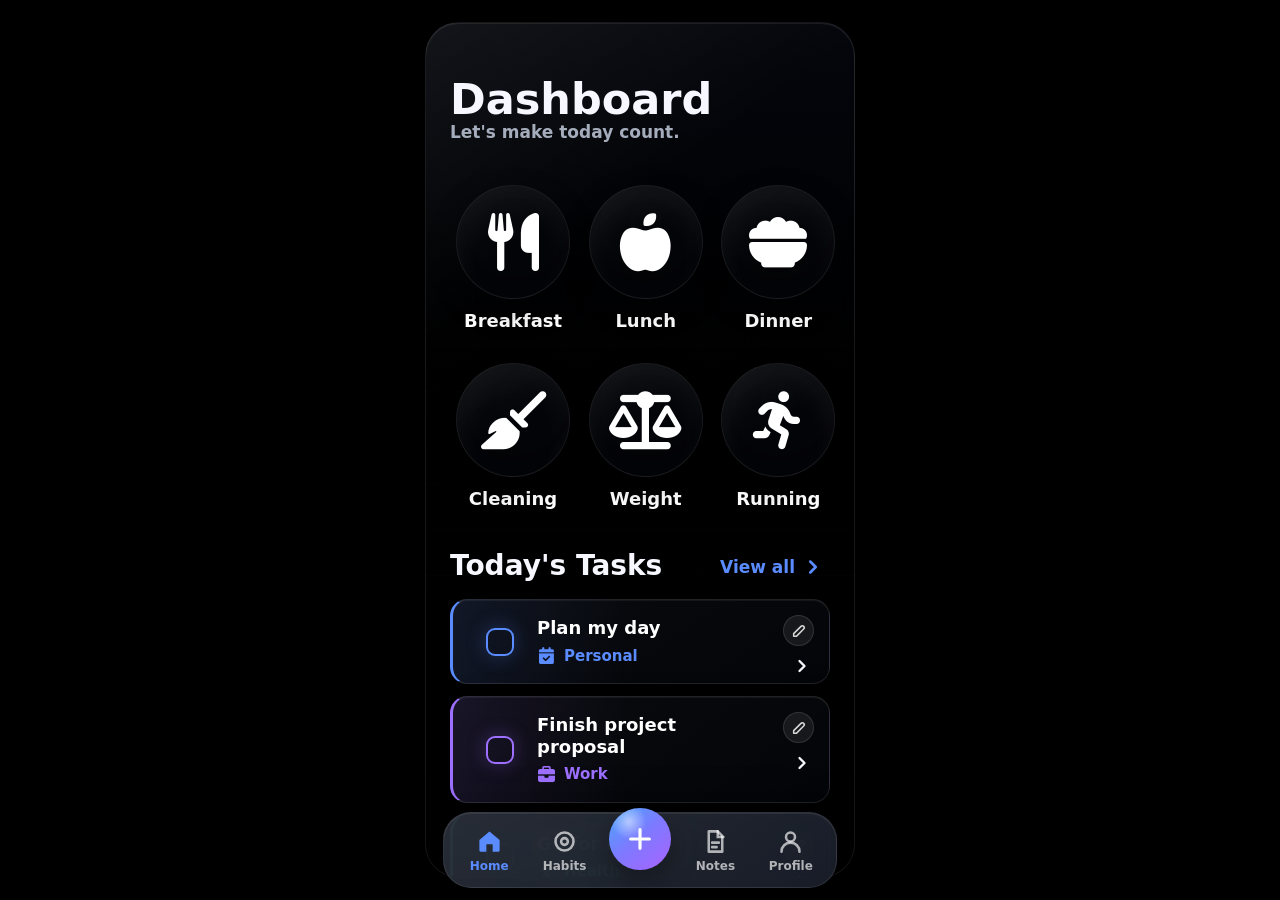
<file: index.html>
<!doctype html>
<html lang="en">
  <head>
    <meta charset="UTF-8" />
    <meta
      name="viewport"
      content="width=device-width, initial-scale=1.0, maximum-scale=1.0, user-scalable=no"
    />
    <title>Routine Dashboard</title>
    <link
      rel="stylesheet"
      href="https://cdnjs.cloudflare.com/ajax/libs/font-awesome/6.7.2/css/all.min.css"
      crossorigin="anonymous"
      referrerpolicy="no-referrer"
    />
    <style>
      :root {
        --bg: #000;
        --panel: rgba(20, 27, 42, 0.76);
        --panel-strong: rgba(25, 33, 50, 0.9);
        --line: rgba(255, 255, 255, 0.11);
        --text: #f7f8ff;
        --muted: #a5adbd;
        --blue: #5a8cff;
        --green: #46d29c;
        --orange: #ff9a52;
        --yellow: #ffd33d;
        --pink: #ff74ba;
        --teal: #46d7c5;
        --purple: #9d70ff;
        --shadow: 0 24px 70px rgba(0, 0, 0, 0.42);
        --soft-shadow: 0 12px 34px rgba(0, 0, 0, 0.28);
        font-family:
          Inter,
          ui-sans-serif,
          system-ui,
          -apple-system,
          BlinkMacSystemFont,
          "Segoe UI",
          sans-serif;
      }

      * {
        box-sizing: border-box;
        -webkit-tap-highlight-color: transparent;
        -webkit-touch-callout: none;
        -webkit-user-select: none;
        user-select: none;
        scrollbar-width: none;
      }

      *::-webkit-scrollbar {
        display: none;
        width: 0;
        height: 0;
      }

      html {
        height: 100%;
        background: #000;
        touch-action: manipulation;
        overflow: hidden;
        scrollbar-width: none;
      }

      body {
        height: 100%;
        margin: 0;
        color: var(--text);
        background: #000;
        display: grid;
        place-items: center;
        padding: 22px;
        overscroll-behavior: none;
        overflow: hidden;
        scrollbar-width: none;
      }

      button {
        font: inherit;
        color: inherit;
        border: 0;
        background: transparent;
        cursor: default;
        touch-action: manipulation;
      }

      .phone {
        position: relative;
        width: min(100%, 430px);
        height: min(932px, calc(100dvh - 44px));
        min-height: 0;
        max-height: 100dvh;
        overflow: hidden;
        border: 1px solid rgba(255, 255, 255, 0.09);
        border-radius: 34px;
        background:
          linear-gradient(145deg, rgba(255, 255, 255, 0.06), transparent 28%),
          linear-gradient(180deg, #04060c 0%, #000 42%, #000 100%);
        box-shadow:
          var(--shadow),
          inset 0 1px 0 rgba(255, 255, 255, 0.08);
      }

      .phone::before {
        content: "";
        position: absolute;
        inset: 0;
        pointer-events: none;
        background-image:
          linear-gradient(rgba(255, 255, 255, 0.035) 1px, transparent 1px),
          linear-gradient(
            90deg,
            rgba(255, 255, 255, 0.025) 1px,
            transparent 1px
          );
        background-size: 46px 46px;
        mask-image: linear-gradient(
          to bottom,
          transparent 0%,
          black 18%,
          black 72%,
          transparent 100%
        );
        opacity: 0.22;
      }

      .app {
        position: relative;
        z-index: 1;
        height: 100%;
        min-height: 0;
        overflow-y: auto;
        scrollbar-width: none;
        padding: 54px 24px 116px;
        overscroll-behavior: contain;
      }

      .topbar {
        display: flex;
        align-items: flex-start;
        justify-content: space-between;
        gap: 18px;
        margin-bottom: 34px;
      }

      .kicker {
        margin: 0 0 8px;
        color: var(--muted);
        font-size: 17px;
        font-weight: 600;
        letter-spacing: 0;
      }

      h1 {
        margin: 0;
        font-size: clamp(33px, 9vw, 43px);
        line-height: 1.04;
        letter-spacing: 0;
        text-wrap: balance;
      }

      .wave {
        display: inline-block;
        margin-left: 3px;
        filter: drop-shadow(0 10px 18px rgba(255, 187, 64, 0.28));
        transform: rotate(-8deg);
      }

      .habit-grid {
        display: flex;
        flex-wrap: wrap;
        justify-content: center;
        gap: 30px 18px;
        margin-bottom: 42px;
      }

      .habit {
        min-width: 0;
        width: calc((100% - 36px) / 3);
        display: grid;
        justify-items: center;
        gap: 12px;
        touch-action: manipulation;
        user-select: none;
      }

      .bubble {
        position: relative;
        width: min(30vw, 114px);
        aspect-ratio: 1;
        border-radius: 50%;
        display: grid;
        place-items: center;
        color: var(--glow);
        background:
          linear-gradient(
            145deg,
            rgba(255, 255, 255, 0.045),
            rgba(255, 255, 255, 0.01) 54%
          ),
          rgba(3, 4, 8, 0.96);
        border: 1px solid rgba(255, 255, 255, 0.12);
        overflow: hidden;
        box-shadow:
          inset 0 16px 28px rgba(255, 255, 255, 0.04),
          inset 0 -18px 32px rgba(0, 0, 0, 0.28),
          0 12px 30px rgba(0, 0, 0, 0.28);
      }

      .bubble::before {
        content: "";
        position: absolute;
        inset: 0;
        z-index: 0;
        border-radius: inherit;
        background:
          radial-gradient(
            circle at 35% 24%,
            color-mix(in srgb, var(--glow) 42%, white),
            transparent 25%
          ),
          linear-gradient(
            180deg,
            color-mix(in srgb, var(--glow) 88%, white),
            var(--glow)
          );
        opacity: 0.28;
        transform: scaleY(0);
        transform-origin: bottom;
        transition: transform 140ms ease-out;
      }

      .habit.is-holding .bubble::before {
        transform: scaleY(0.5);
        transition: transform 520ms cubic-bezier(0.18, 0.8, 0.2, 1);
      }

      .habit.is-half .bubble::before {
        transform: scaleY(0.5);
        transition: transform 260ms ease-out;
      }

      .habit.is-half.is-holding .bubble::before {
        transform: scaleY(1);
        transition: transform 520ms cubic-bezier(0.18, 0.8, 0.2, 1);
      }

      .habit.is-filled .bubble::before {
        transform: scaleY(1);
        transition: transform 220ms ease-out;
      }

      .habit.is-filled.is-holding .bubble::before {
        transform: scaleY(0);
        transition: transform 520ms cubic-bezier(0.18, 0.8, 0.2, 1);
      }

      .icon-bubble {
        border-color: rgba(255, 255, 255, 0.08);
        background:
          linear-gradient(
            145deg,
            rgba(255, 255, 255, 0.042),
            rgba(255, 255, 255, 0.01) 54%
          ),
          rgba(3, 4, 8, 0.97);
        box-shadow:
          inset 0 18px 30px rgba(255, 255, 255, 0.045),
          inset 0 -20px 34px rgba(0, 0, 0, 0.31),
          0 12px 30px rgba(0, 0, 0, 0.28);
      }

      .habit svg,
      .habit i {
        position: relative;
        z-index: 1;
        overflow: visible;
        filter: drop-shadow(0 12px 14px rgba(0, 0, 0, 0.34));
      }

      .habit svg {
        width: 58px;
        height: 58px;
      }

      .habit i {
        font-size: 58px;
        line-height: 1;
      }

      .habit .bubble svg,
      .habit .bubble i {
        color: #fff;
        stroke-width: 2.25;
      }

      .habit.is-half .bubble svg,
      .habit.is-half .bubble i,
      .habit.is-filled .bubble svg,
      .habit.is-filled .bubble i {
        color: var(--glow);
      }

      .habit.is-filled svg,
      .habit.is-filled i {
        filter: drop-shadow(0 13px 16px rgba(0, 0, 0, 0.48))
          drop-shadow(0 0 16px rgba(255, 255, 255, 0.18));
      }

      .habit-title {
        color: #fff !important;
        font-size: 18px;
        font-weight: 800;
        letter-spacing: 0;
        line-height: 1.1;
      }

      .empty-state {
        min-height: 230px;
        width: 100%;
        display: grid;
        place-items: center;
        padding: 24px;
        text-align: center;
        border-radius: 22px;
        color: rgba(255, 255, 255, 0.72);
        background:
          radial-gradient(
            circle at 50% 10%,
            rgba(90, 140, 255, 0.2),
            transparent 34%
          ),
          linear-gradient(
            145deg,
            rgba(255, 255, 255, 0.055),
            rgba(255, 255, 255, 0.018)
          );
        border: 1px dashed rgba(255, 255, 255, 0.13);
      }

      .empty-state-inner {
        display: grid;
        justify-items: center;
        gap: 12px;
        max-width: 250px;
      }

      .empty-state i,
      .empty-state .empty-icon {
        width: 54px;
        height: 54px;
        display: grid;
        place-items: center;
        border-radius: 18px;
        color: #fff;
        background: linear-gradient(135deg, var(--blue), var(--pink));
        box-shadow: 0 18px 36px rgba(90, 140, 255, 0.24);
        font-size: 22px;
        font-style: normal;
        font-weight: 850;
      }

      .empty-state strong {
        font-size: 22px;
        font-weight: 920;
        line-height: 1.12;
      }

      .empty-state span {
        color: rgba(255, 255, 255, 0.52);
        font-size: 13px;
        font-weight: 720;
        line-height: 1.35;
      }

      .habit-empty-action {
        display: grid;
        justify-items: center;
        gap: 10px;
        margin-top: 2px;
        color: #fff;
      }

      .habit-empty-action .bubble {
        width: 74px;
        border: 1px dashed rgba(255, 255, 255, 0.32);
        background: rgba(255, 255, 255, 0.014);
        box-shadow: none;
        color: #fff;
        font-size: 34px;
        font-weight: 700;
      }

      .task-empty-action {
        min-height: 44px;
        display: inline-flex;
        align-items: center;
        gap: 10px;
        margin-top: 2px;
        padding: 0 14px;
        border-radius: 14px;
        color: #fff;
        background: rgba(255, 255, 255, 0.06);
        box-shadow: inset 0 0 0 1px rgba(255, 255, 255, 0.1);
        font-size: 14px;
        font-weight: 850;
      }

      .task-empty-action .empty-plus {
        width: 24px;
        height: 24px;
        display: grid;
        place-items: center;
        border-radius: 8px;
        border: 1px dashed rgba(255, 255, 255, 0.36);
        line-height: 1;
      }

      .yellow {
        color: var(--yellow);
      }
      .green {
        color: #59df63;
      }
      .purple {
        color: #c177ff;
      }
      .blue {
        color: var(--blue);
      }
      .pink {
        color: var(--pink);
      }
      .teal {
        color: var(--teal);
      }

      .section-head {
        display: flex;
        align-items: center;
        justify-content: space-between;
        gap: 18px;
        margin-bottom: 17px;
      }

      h2 {
        margin: 0;
        font-size: 28px;
        line-height: 1.1;
        letter-spacing: 0;
      }

      .view-all {
        display: inline-flex;
        align-items: center;
        gap: 7px;
        color: var(--blue);
        font-size: 17px;
        font-weight: 700;
        white-space: nowrap;
      }

      .view-all svg {
        width: 22px;
        height: 22px;
        stroke-width: 2.8;
      }

      .task-list {
        display: grid;
        gap: 12px;
      }

      .task-card {
        --accent: var(--blue);
        position: relative;
        min-height: 82px;
        display: grid;
        grid-template-columns: 54px 1fr;
        align-items: center;
        column-gap: 10px;
        row-gap: 0;
        padding: 17px 62px 17px 20px;
        border-radius: 17px;
        background:
          linear-gradient(
            95deg,
            color-mix(in srgb, var(--accent) 10%, transparent),
            transparent 46%
          ),
          linear-gradient(
            145deg,
            rgba(255, 255, 255, 0.03),
            rgba(255, 255, 255, 0.008)
          ),
          rgba(3, 4, 8, 0.965);
        border: 1px solid var(--line);
        border-left: 3px solid var(--accent);
        box-shadow:
          var(--soft-shadow),
          inset 0 1px 0 rgba(255, 255, 255, 0.06);
        backdrop-filter: blur(18px);
        overflow: hidden;
        transition:
          border-color 220ms ease,
          box-shadow 220ms ease,
          transform 180ms ease;
        touch-action: manipulation;
        user-select: none;
      }

      .task-card::before {
        content: "";
        position: absolute;
        inset: 0;
        z-index: 0;
        background:
          radial-gradient(
            circle at 18% 50%,
            rgba(255, 255, 255, 0.18),
            transparent 26%
          ),
          linear-gradient(
            90deg,
            color-mix(in srgb, var(--accent) 66%, #101827),
            color-mix(in srgb, var(--accent) 42%, #101827)
          ),
          rgba(8, 12, 20, 0.92);
        transform: scaleX(0);
        transform-origin: left;
        opacity: 0.94;
        transition:
          transform 220ms ease-out,
          opacity 220ms ease;
      }

      .task-card.is-holding::before {
        transform: scaleX(1);
        transition: transform 1500ms cubic-bezier(0.18, 0.8, 0.2, 1);
      }

      .task-card.completed::before {
        transform: scaleX(1);
        opacity: 1;
        transition:
          transform 520ms ease-out,
          opacity 220ms ease;
      }

      .task-card.completed {
        border-color: color-mix(in srgb, var(--accent) 55%, var(--line));
        box-shadow:
          0 14px 36px color-mix(in srgb, var(--accent) 18%, transparent),
          var(--soft-shadow),
          inset 0 1px 0 rgba(255, 255, 255, 0.08);
      }

      .task-card > * {
        position: relative;
        z-index: 1;
      }

      .task-edit-toggle {
        position: absolute;
        z-index: 2;
        top: 15px;
        right: 15px;
        width: 31px;
        height: 31px;
        display: grid;
        place-items: center;
        border-radius: 50%;
        color: rgba(255, 255, 255, 0.82);
        background: rgba(255, 255, 255, 0.07);
        box-shadow: inset 0 0 0 1px rgba(255, 255, 255, 0.12);
      }

      .task-edit-toggle svg {
        width: 16px;
        height: 16px;
        stroke-width: 2.3;
      }

      .task-edit-toggle .minus-icon {
        display: none;
      }

      .task-card.editing .task-edit-toggle .pencil-icon {
        display: none;
      }

      .task-card.editing .task-edit-toggle .minus-icon {
        display: block;
      }

      .check {
        width: 28px;
        height: 28px;
        border-radius: 9px;
        border: 2px solid var(--accent);
        box-shadow: 0 0 20px color-mix(in srgb, var(--accent) 28%, transparent);
        justify-self: center;
        display: grid;
        place-items: center;
        transition:
          background 200ms ease,
          transform 160ms ease,
          box-shadow 200ms ease;
      }

      .check::after {
        content: "";
        width: 12px;
        height: 7px;
        border-left: 2px solid #06101d;
        border-bottom: 2px solid #06101d;
        transform: rotate(-45deg) scale(0);
        transform-origin: center;
        transition: transform 180ms ease;
      }

      .task-card.completed .check {
        background: var(--accent);
        box-shadow: 0 0 24px color-mix(in srgb, var(--accent) 42%, transparent);
      }

      .task-card.completed .check::after {
        transform: rotate(-45deg) scale(1);
      }

      .task-title {
        color: #fff;
        margin: 0 0 8px;
        font-size: 18px;
        font-weight: 800;
        line-height: 1.2;
        letter-spacing: 0;
      }

      .tag {
        display: inline-flex;
        align-items: center;
        gap: 9px;
        color: var(--accent);
        font-size: 15px;
        font-weight: 700;
      }

      .task-repeat {
        display: none;
        margin-top: 5px;
        color: rgba(255, 255, 255, 0.48);
        font-size: 12px;
        font-weight: 750;
      }

      .all-tasks-mode .task-repeat {
        display: block;
      }

      .tag svg,
      .tag i {
        width: 18px;
        height: 18px;
        stroke-width: 2.1;
      }

      .tag i {
        display: inline-grid;
        place-items: center;
        font-size: 17px;
        line-height: 1;
      }

      .chevron {
        position: absolute;
        z-index: 2;
        top: 54px;
        right: 15px;
        width: 24px;
        height: 24px;
        stroke: rgba(255, 255, 255, 0.72);
        stroke-width: 2.8;
        padding: 2px;
        border-radius: 50%;
        transition: transform 220ms ease;
      }

      .task-card.open .chevron {
        transform: rotate(90deg);
      }

      .task-card.no-notes .chevron {
        display: none;
      }

      .task-notes {
        grid-column: 2 / 3;
        margin: 0;
        max-height: 0;
        overflow: hidden;
        color: rgba(232, 238, 252, 0.72);
        font-size: 13px;
        font-weight: 650;
        line-height: 1.45;
        opacity: 0;
        transform: translateY(-4px);
        transition:
          max-height 240ms ease,
          opacity 180ms ease,
          transform 220ms ease,
          margin-top 220ms ease;
      }

      .task-card.open .task-notes {
        max-height: 90px;
        opacity: 1;
        transform: translateY(0);
        margin-top: 12px;
      }

      .task-actions {
        grid-column: 1 / 3;
        display: none;
        gap: 8px;
        align-items: center;
        margin-top: 12px;
      }

      body:not(.all-tasks-mode) .task-card:not(.active-today) {
        display: none;
      }

      .task-card.editing .task-actions {
        display: flex;
      }

      .task-action {
        width: 34px;
        height: 34px;
        display: grid;
        place-items: center;
        border-radius: 11px;
        color: rgba(255, 255, 255, 0.8);
        background: rgba(255, 255, 255, 0.06);
        box-shadow: inset 0 0 0 1px rgba(255, 255, 255, 0.1);
      }

      .task-action svg {
        width: 18px;
        height: 18px;
        stroke-width: 2.2;
      }

      .task-action.edit {
        color: var(--yellow);
      }

      .task-action.delete {
        color: #ff7b7d;
        margin-left: auto;
      }

      .modal-backdrop {
        position: fixed;
        inset: 0;
        z-index: 40;
        display: none;
        align-items: flex-end;
        justify-content: center;
        padding: 14px 18px calc(98px + env(safe-area-inset-bottom));
        background: rgba(2, 6, 14, 0.58);
        backdrop-filter: blur(12px);
        overflow: hidden;
      }

      .modal-backdrop.open {
        display: flex;
      }

      .task-modal {
        width: min(100%, 430px);
        max-height: min(78dvh, 760px);
        overflow-y: auto;
        overscroll-behavior: contain;
        scrollbar-width: none;
        border-radius: 24px;
        padding: 15px;
        background:
          linear-gradient(
            145deg,
            rgba(255, 255, 255, 0.11),
            rgba(255, 255, 255, 0.035)
          ),
          rgba(17, 23, 35, 0.96);
        border: 1px solid rgba(255, 255, 255, 0.12);
        box-shadow:
          0 24px 70px rgba(0, 0, 0, 0.55),
          inset 0 1px 0 rgba(255, 255, 255, 0.08);
      }

      .modal-head {
        display: flex;
        align-items: center;
        justify-content: space-between;
        gap: 14px;
        margin-bottom: 10px;
      }

      .modal-title {
        margin: 0;
        font-size: 21px;
        font-weight: 850;
      }

      .modal-close {
        width: 34px;
        height: 34px;
        border-radius: 11px;
        display: grid;
        place-items: center;
        color: rgba(255, 255, 255, 0.76);
        background: rgba(255, 255, 255, 0.06);
        box-shadow: inset 0 0 0 1px rgba(255, 255, 255, 0.1);
      }

      .task-form {
        display: grid;
        gap: 8px;
      }

      .field {
        display: grid;
        gap: 7px;
        color: rgba(255, 255, 255, 0.7);
        font-size: 12px;
        font-weight: 800;
      }

      .field input,
      .field select,
      .field textarea {
        width: 100%;
        border: 1px solid rgba(255, 255, 255, 0.1);
        border-radius: 12px;
        padding: 10px 12px;
        color: var(--text);
        background: rgba(255, 255, 255, 0.06);
        font: inherit;
        font-size: 16px;
        outline: none;
      }

      .field textarea {
        min-height: 58px;
        resize: vertical;
      }

      .description-open {
        min-height: 48px;
        width: 100%;
        display: flex;
        align-items: center;
        justify-content: space-between;
        gap: 12px;
        padding: 11px 12px;
        border-radius: 13px;
        color: rgba(255, 255, 255, 0.72);
        text-align: left;
        background: rgba(255, 255, 255, 0.06);
        box-shadow: inset 0 0 0 1px rgba(255, 255, 255, 0.1);
      }

      .description-open span {
        min-width: 0;
        overflow: hidden;
        white-space: nowrap;
        text-overflow: ellipsis;
      }

      .description-open svg {
        width: 18px;
        height: 18px;
        flex: 0 0 auto;
        stroke-width: 2.4;
      }

      .field textarea.description-hidden {
        display: none;
      }

      .description-backdrop {
        position: fixed;
        inset: 0;
        z-index: 60;
        display: none;
        padding: 16px;
        background: #000;
      }

      .description-backdrop.open {
        display: grid;
      }

      .description-sheet {
        width: min(100%, 430px);
        height: calc(100dvh - 32px);
        margin: 0 auto;
        display: grid;
        grid-template-rows: auto 1fr auto;
        gap: 13px;
        padding: 18px;
        border-radius: 24px;
        background:
          linear-gradient(
            145deg,
            rgba(255, 255, 255, 0.095),
            rgba(255, 255, 255, 0.028)
          ),
          rgba(12, 17, 28, 0.98);
        border: 1px solid rgba(255, 255, 255, 0.12);
        box-shadow:
          0 22px 64px rgba(0, 0, 0, 0.58),
          inset 0 1px 0 rgba(255, 255, 255, 0.08);
      }

      .description-editor {
        width: 100%;
        min-height: 0;
        resize: none;
        border: 0;
        border-radius: 18px;
        padding: 16px;
        color: var(--text);
        background: rgba(255, 255, 255, 0.065);
        box-shadow: inset 0 0 0 1px rgba(255, 255, 255, 0.09);
        font: inherit;
        font-size: 17px;
        line-height: 1.45;
        outline: none;
        user-select: text;
        -webkit-user-select: text;
      }

      .description-actions {
        display: grid;
        grid-template-columns: 1fr 1fr;
        gap: 10px;
      }

      .description-actions button {
        min-height: 48px;
        border-radius: 15px;
        font-weight: 850;
        background: rgba(255, 255, 255, 0.07);
        box-shadow: inset 0 0 0 1px rgba(255, 255, 255, 0.1);
      }

      .description-actions .save-description {
        color: white;
        background: linear-gradient(
          140deg,
          #48a7ff 0%,
          #7d7aff 48%,
          #aa62ff 100%
        );
      }

      .form-panel {
        display: grid;
        gap: 10px;
        padding: 11px;
        border-radius: 17px;
        background: rgba(255, 255, 255, 0.035);
        box-shadow: inset 0 0 0 1px rgba(255, 255, 255, 0.075);
      }

      .field input[type="color"] {
        height: 44px;
        padding: 5px;
      }

      .choice-grid {
        display: grid;
        gap: 8px;
      }

      .choice-row {
        display: flex;
        flex-wrap: wrap;
        gap: 6px;
      }

      .category-picker,
      .repeat-picker {
        display: grid;
        grid-template-columns: repeat(3, 74px);
        justify-content: start;
        gap: 6px;
      }

      .schedule-picker {
        display: grid;
        grid-template-columns: repeat(2, 74px);
        justify-content: start;
        gap: 6px;
      }

      .choice-pill {
        width: 100%;
        min-height: 32px;
        display: inline-flex;
        align-items: center;
        justify-content: center;
        padding: 0 8px;
        border-radius: 12px;
        color: rgba(255, 255, 255, 0.7);
        font-size: 11.5px;
        font-weight: 850;
        line-height: 1;
        text-align: center;
        background: rgba(255, 255, 255, 0.055);
        box-shadow: inset 0 0 0 1px rgba(255, 255, 255, 0.09);
        transition:
          color 180ms ease,
          background 180ms ease,
          box-shadow 180ms ease;
      }

      .choice-pill.active {
        color: var(--text);
        background: color-mix(
          in srgb,
          var(--blue) 24%,
          rgba(255, 255, 255, 0.055)
        );
        box-shadow: inset 0 0 0 1px
          color-mix(in srgb, var(--blue) 54%, rgba(255, 255, 255, 0.1));
      }

      .icon-picker {
        display: grid;
        gap: 8px;
      }

      .categorized-icon-picker {
        display: grid;
        gap: 8px;
        min-width: 0;
      }

      .icon-category-row {
        display: grid;
        grid-template-columns: repeat(4, 1fr);
        gap: 6px;
        padding: 1px;
        align-items: stretch;
      }

      .icon-category {
        min-width: 0;
        height: 36px;
        display: inline-flex;
        align-items: center;
        justify-content: center;
        gap: 7px;
        padding: 0 7px;
        border-radius: 12px;
        color: rgba(255, 255, 255, 0.68);
        font-size: 11.5px;
        font-weight: 850;
        background: rgba(255, 255, 255, 0.055);
        box-shadow: inset 0 0 0 1px rgba(255, 255, 255, 0.09);
        white-space: nowrap;
      }

      .icon-category.active {
        color: var(--text);
        background: color-mix(
          in srgb,
          var(--blue) 24%,
          rgba(255, 255, 255, 0.055)
        );
        box-shadow: inset 0 0 0 1px
          color-mix(in srgb, var(--blue) 54%, rgba(255, 255, 255, 0.1));
      }

      .icon-category i {
        font-size: 13px;
        line-height: 1;
      }

      .icon-grid {
        display: grid;
        grid-template-columns: repeat(6, 40px);
        justify-content: space-between;
        gap: 7px 5px;
        padding: 1px;
      }

      .icon-choice {
        width: 40px;
        aspect-ratio: 1;
        display: grid;
        place-items: center;
        border-radius: 50%;
        color: rgba(255, 255, 255, 0.68);
        background: rgba(255, 255, 255, 0.055);
        box-shadow: inset 0 0 0 1px rgba(255, 255, 255, 0.09);
        transition:
          color 180ms ease,
          background 180ms ease,
          box-shadow 180ms ease,
          transform 160ms ease;
      }

      .icon-choice svg,
      .icon-choice i {
        display: block;
        width: 21px;
        height: 21px;
        stroke-width: 2.25;
      }

      .icon-choice i {
        display: grid;
        place-items: center;
        font-size: 20px;
        line-height: 1;
      }

      .icon-empty {
        grid-column: 1 / -1;
        min-height: 42px;
        display: grid;
        place-items: center;
        color: rgba(255, 255, 255, 0.52);
        font-size: 12px;
        font-weight: 800;
      }

      .icon-pager {
        display: grid;
        grid-template-columns: 34px 1fr 34px;
        align-items: center;
        gap: 8px;
        min-height: 34px;
      }

      .icon-page-button {
        width: 34px;
        height: 34px;
        display: grid;
        place-items: center;
        border-radius: 12px;
        color: rgba(255, 255, 255, 0.78);
        background: rgba(255, 255, 255, 0.055);
        box-shadow: inset 0 0 0 1px rgba(255, 255, 255, 0.09);
      }

      .icon-page-button:disabled {
        opacity: 0.34;
      }

      .icon-page-label {
        display: inline-flex;
        align-items: center;
        justify-content: center;
        gap: 6px;
        color: rgba(255, 255, 255, 0.52);
        font-size: 11.5px;
        font-weight: 850;
        text-align: center;
      }

      .icon-page-number {
        min-width: 28px;
        height: 28px;
        display: inline-flex;
        align-items: center;
        justify-content: center;
        border-radius: 10px;
        color: rgba(255, 255, 255, 0.62);
        background: rgba(255, 255, 255, 0.045);
        box-shadow: inset 0 0 0 1px rgba(255, 255, 255, 0.075);
      }

      .icon-page-number.active {
        color: var(--text);
        background: color-mix(
          in srgb,
          var(--blue) 22%,
          rgba(255, 255, 255, 0.055)
        );
        box-shadow: inset 0 0 0 1px
          color-mix(in srgb, var(--blue) 46%, rgba(255, 255, 255, 0.1));
      }

      .icon-choice.active {
        color: var(--text);
        background: color-mix(
          in srgb,
          var(--blue) 24%,
          rgba(255, 255, 255, 0.055)
        );
        box-shadow: inset 0 0 0 1px
          color-mix(in srgb, var(--blue) 54%, rgba(255, 255, 255, 0.1));
        transform: translateY(-1px);
      }

      .other-category-field {
        display: none;
      }

      .other-category-field.active {
        display: grid;
      }

      .color-picker {
        display: flex;
        align-items: center;
        gap: 10px;
        flex-wrap: wrap;
        padding: 4px 0 2px;
      }

      .color-swatch {
        --swatch: var(--blue);
        width: 31px;
        height: 31px;
        border-radius: 50%;
        background:
          radial-gradient(
            circle at 30% 24%,
            rgba(255, 255, 255, 0.42),
            transparent 34%
          ),
          var(--swatch);
        box-shadow:
          0 8px 18px rgba(0, 0, 0, 0.22),
          inset 0 0 0 1px rgba(255, 255, 255, 0.18);
        position: relative;
      }

      .color-swatch.active::after {
        content: "";
        position: absolute;
        inset: -5px;
        border-radius: inherit;
        border: 2px solid rgba(255, 255, 255, 0.76);
      }

      .conditional-field {
        display: none;
      }

      .conditional-field.active {
        display: grid;
      }

      .form-row.conditional-field {
        display: none;
      }

      .form-row.conditional-field.active {
        display: grid;
      }

      .form-row {
        display: grid;
        grid-template-columns: 1fr;
        gap: 8px;
      }

      .form-row.compact-left {
        grid-template-columns: 1fr;
      }

      .form-submit {
        min-height: 46px;
        border-radius: 15px;
        display: inline-flex;
        align-items: center;
        justify-content: center;
        gap: 9px;
        color: white;
        font-weight: 850;
        background:
          radial-gradient(
            circle at 28% 18%,
            rgba(255, 255, 255, 0.42),
            transparent 32%
          ),
          linear-gradient(140deg, #48a7ff 0%, #7d7aff 48%, #aa62ff 100%);
        box-shadow: 0 12px 26px rgba(0, 0, 0, 0.28);
      }

      .sr-only {
        position: absolute;
        width: 1px;
        height: 1px;
        padding: 0;
        margin: -1px;
        overflow: hidden;
        clip: rect(0, 0, 0, 0);
        white-space: nowrap;
        border: 0;
      }

      @media (max-width: 460px) {
        body {
          padding: 0;
          display: block;
        }

        .phone {
          width: 100%;
          height: 100dvh;
          min-height: 0;
          max-height: 100dvh;
          border-radius: 0;
          border: 0;
        }

        .app {
          height: 100%;
          min-height: 0;
          padding: 54px 21px 112px;
        }

        .bubble {
          width: 29vw;
          max-width: 112px;
        }

        .habit-grid {
          gap: 29px 12px;
        }

        .habit {
          width: calc((100% - 24px) / 3);
        }
      }

      @media (max-width: 350px) {
        .app {
          padding-inline: 16px;
        }

        .habit-title {
          font-size: 16px;
        }

        .habit svg {
          width: 90px;
          height: 90px;
        }

        .habit i {
          font-size: 90px;
        }

        .task-card {
          grid-template-columns: 44px 1fr;
          padding: 15px 56px 15px 14px;
        }
      }

    </style>
  </head>
  <body>
    <main class="phone" aria-label="Daily routine dashboard mockup">
      <div class="app">
        <header class="topbar">
          <div>
            <h1>Dashboard</h1>
            <p class="kicker">Let's make today count.</p>
          </div>
        </header>

        <section class="habit-grid" aria-label="Habit shortcuts"></section>

        <section aria-label="Today's tasks">
          <div class="section-head">
            <h2>Today's Tasks</h2>
            <button class="view-all">
              <span class="view-all-label">View all</span>
              <svg viewBox="0 0 24 24" fill="none" aria-hidden="true">
                <path
                  d="m9 18 6-6-6-6"
                  stroke="currentColor"
                  stroke-linecap="round"
                  stroke-linejoin="round"
                />
              </svg>
            </button>
          </div>

          <div class="task-list"></div>
        </section>
      </div>

      <nav class="nav" aria-label="Primary navigation">
        <button class="nav-item active">
          <svg viewBox="0 0 24 24" fill="currentColor" aria-hidden="true">
            <path
              d="M3 10.7 12 3l9 7.7V20a1 1 0 0 1-1 1h-5.2v-6.6H9.2V21H4a1 1 0 0 1-1-1v-9.3Z"
            />
          </svg>
          Home
        </button>
        <button class="nav-item">
          <svg viewBox="0 0 24 24" fill="none" aria-hidden="true">
            <circle cx="12" cy="12" r="8" stroke="currentColor" />
            <circle cx="12" cy="12" r="3" stroke="currentColor" />
          </svg>
          Habits
        </button>
        <button class="add" aria-label="Add task">
          <svg viewBox="0 0 24 24" fill="none" aria-hidden="true">
            <path
              d="M12 5v14M5 12h14"
              stroke="currentColor"
              stroke-linecap="round"
            />
          </svg>
        </button>
        <button class="nav-item">
          <svg viewBox="0 0 24 24" fill="none" aria-hidden="true">
            <path
              d="M6 3h8l4 4v14H6V3Z"
              stroke="currentColor"
              stroke-linejoin="round"
            />
            <path
              d="M14 3v5h5M9 13h6M9 17h4"
              stroke="currentColor"
              stroke-linecap="round"
            />
          </svg>
          Notes
        </button>
        <button class="nav-item">
          <svg viewBox="0 0 24 24" fill="none" aria-hidden="true">
            <circle cx="12" cy="8" r="4" stroke="currentColor" />
            <path
              d="M4 21a8 8 0 0 1 16 0"
              stroke="currentColor"
              stroke-linecap="round"
            />
          </svg>
          Profile
        </button>
      </nav>
      <div class="modal-backdrop" id="taskModal" aria-hidden="true">
        <section
          class="task-modal"
          role="dialog"
          aria-modal="true"
          aria-labelledby="taskModalTitle"
        >
          <div class="modal-head">
            <h2 class="modal-title" id="taskModalTitle">Add task</h2>
            <button
              class="modal-close"
              type="button"
              aria-label="Close task form"
            >
              <svg
                viewBox="0 0 24 24"
                width="19"
                height="19"
                fill="none"
                aria-hidden="true"
              >
                <path
                  d="M6 6l12 12M18 6 6 18"
                  stroke="currentColor"
                  stroke-width="2.4"
                  stroke-linecap="round"
                />
              </svg>
            </button>
          </div>
          <form class="task-form">
            <div class="form-panel">
              <label class="field">
                Title
                <input
                  name="title"
                  type="text"
                  placeholder="Task title"
                  required
                />
              </label>
              <div class="form-row compact-left">
                <label class="field">
                  Icon
                  <div class="icon-picker" role="group" aria-label="Task icon">
                    <button
                      class="icon-choice active"
                      type="button"
                      aria-label="Calendar icon"
                      data-icon="calendar"
                    >
                      <svg viewBox="0 0 24 24" fill="none" aria-hidden="true">
                        <path
                          d="M8 2v4M16 2v4M3 10h18M5 5h14a2 2 0 0 1 2 2v12a2 2 0 0 1-2 2H5a2 2 0 0 1-2-2V7a2 2 0 0 1 2-2Z"
                          stroke="currentColor"
                          stroke-linecap="round"
                          stroke-linejoin="round"
                        />
                      </svg>
                    </button>
                    <button
                      class="icon-choice"
                      type="button"
                      aria-label="Briefcase icon"
                      data-icon="briefcase"
                    >
                      <svg viewBox="0 0 24 24" fill="none" aria-hidden="true">
                        <path
                          d="M10 6V5a2 2 0 0 1 2-2h0a2 2 0 0 1 2 2v1M3 9h18M5 6h14a2 2 0 0 1 2 2v10a2 2 0 0 1-2 2H5a2 2 0 0 1-2-2V8a2 2 0 0 1 2-2Z"
                          stroke="currentColor"
                          stroke-linecap="round"
                          stroke-linejoin="round"
                        />
                        <path
                          d="M9 13h6"
                          stroke="currentColor"
                          stroke-linecap="round"
                        />
                      </svg>
                    </button>
                    <button
                      class="icon-choice"
                      type="button"
                      aria-label="Health icon"
                      data-icon="health"
                    >
                      <svg viewBox="0 0 24 24" fill="none" aria-hidden="true">
                        <path
                          d="M5 19h14M5 19l3-4 3 2 2-5 4 3 2 4M9 8l2-3 3 2"
                          stroke="currentColor"
                          stroke-linecap="round"
                          stroke-linejoin="round"
                        />
                      </svg>
                    </button>
                    <button
                      class="icon-choice"
                      type="button"
                      aria-label="Star icon"
                      data-icon="star"
                    >
                      <svg viewBox="0 0 24 24" fill="none" aria-hidden="true">
                        <path
                          d="m12 3 2.6 5.4 5.9.8-4.3 4.1 1 5.8L12 16.3 6.8 19l1-5.8-4.3-4.1 5.9-.8L12 3Z"
                          stroke="currentColor"
                          stroke-linecap="round"
                          stroke-linejoin="round"
                        />
                      </svg>
                    </button>
                    <button
                      class="icon-choice"
                      type="button"
                      aria-label="Book icon"
                      data-icon="book"
                    >
                      <svg viewBox="0 0 24 24" fill="none" aria-hidden="true">
                        <path
                          d="M4 5.5A2.5 2.5 0 0 1 6.5 3H20v17H7a3 3 0 0 0-3 3V5.5Z"
                          stroke="currentColor"
                          stroke-linecap="round"
                          stroke-linejoin="round"
                        />
                        <path
                          d="M4 19.5A2.5 2.5 0 0 1 6.5 17H20"
                          stroke="currentColor"
                          stroke-linecap="round"
                        />
                      </svg>
                    </button>
                    <button
                      class="icon-choice"
                      type="button"
                      aria-label="Home icon"
                      data-icon="home"
                    >
                      <svg viewBox="0 0 24 24" fill="none" aria-hidden="true">
                        <path
                          d="M3 10.8 12 3l9 7.8V21h-6v-6H9v6H3V10.8Z"
                          stroke="currentColor"
                          stroke-linecap="round"
                          stroke-linejoin="round"
                        />
                      </svg>
                    </button>
                    <button
                      class="icon-choice"
                      type="button"
                      aria-label="Flag icon"
                      data-icon="flag"
                    >
                      <svg viewBox="0 0 24 24" fill="none" aria-hidden="true">
                        <path
                          d="M5 21V4M5 5h12l-2 4 2 4H5"
                          stroke="currentColor"
                          stroke-linecap="round"
                          stroke-linejoin="round"
                        />
                      </svg>
                    </button>
                    <button
                      class="icon-choice"
                      type="button"
                      aria-label="Heart icon"
                      data-icon="heart"
                    >
                      <svg viewBox="0 0 24 24" fill="none" aria-hidden="true">
                        <path
                          d="M20.5 5.8c-1.9-2.2-5.1-2.1-6.9.1L12 7.7l-1.6-1.8c-1.8-2.2-5-2.3-6.9-.1-2 2.4-1.5 6 1 8L12 21l7.5-7.2c2.5-2 3-5.6 1-8Z"
                          stroke="currentColor"
                          stroke-linecap="round"
                          stroke-linejoin="round"
                        />
                      </svg>
                    </button>
                  </div>
                  <input name="icon" type="hidden" value="calendar" />
                </label>
                <div class="field">
                  Category
                  <div
                    class="choice-row category-picker"
                    role="group"
                    aria-label="Task category"
                  >
                    <button
                      class="choice-pill active"
                      type="button"
                      data-category="Personal"
                    >
                      Personal
                    </button>
                    <button
                      class="choice-pill"
                      type="button"
                      data-category="Business"
                    >
                      Business
                    </button>
                    <button
                      class="choice-pill"
                      type="button"
                      data-category="Important"
                    >
                      Important
                    </button>
                    <button
                      class="choice-pill"
                      type="button"
                      data-category="Other"
                    >
                      Other
                    </button>
                  </div>
                  <input name="category" type="hidden" value="Personal" />
                </div>
              </div>
              <label class="field other-category-field">
                Other category
                <input
                  name="otherCategory"
                  type="text"
                  placeholder="Write category"
                />
              </label>
            </div>
            <div class="form-panel">
              <div class="form-row">
                <div class="field">
                  Color
                  <div
                    class="color-picker"
                    role="group"
                    aria-label="Task color"
                  >
                    <button
                      class="color-swatch active"
                      type="button"
                      aria-label="Pink"
                      data-color="#ff74ba"
                      style="--swatch: #ff74ba"
                    ></button>
                    <button
                      class="color-swatch"
                      type="button"
                      aria-label="Yellow"
                      data-color="#ffd33d"
                      style="--swatch: #ffd33d"
                    ></button>
                    <button
                      class="color-swatch"
                      type="button"
                      aria-label="Green"
                      data-color="#46d29c"
                      style="--swatch: #46d29c"
                    ></button>
                    <button
                      class="color-swatch"
                      type="button"
                      aria-label="Teal"
                      data-color="#46d7c5"
                      style="--swatch: #46d7c5"
                    ></button>
                    <button
                      class="color-swatch"
                      type="button"
                      aria-label="Blue"
                      data-color="#5a8cff"
                      style="--swatch: #5a8cff"
                    ></button>
                    <button
                      class="color-swatch"
                      type="button"
                      aria-label="Purple"
                      data-color="#9d70ff"
                      style="--swatch: #9d70ff"
                    ></button>
                  </div>
                  <input name="color" type="hidden" value="#ff74ba" />
                </div>
                <div class="field">
                  Repeat
                  <div
                    class="choice-row repeat-picker"
                    role="group"
                    aria-label="Task repeat"
                  >
                    <button
                      class="choice-pill active"
                      type="button"
                      data-repeat="one-time"
                    >
                      One Time
                    </button>
                    <button
                      class="choice-pill"
                      type="button"
                      data-repeat="daily"
                    >
                      Daily
                    </button>
                    <button
                      class="choice-pill"
                      type="button"
                      data-repeat="weekly"
                    >
                      Weekly
                    </button>
                    <button
                      class="choice-pill"
                      type="button"
                      data-repeat="monthly"
                    >
                      Monthly
                    </button>
                    <button
                      class="choice-pill"
                      type="button"
                      data-repeat="yearly"
                    >
                      Yearly
                    </button>
                    <button
                      class="choice-pill"
                      type="button"
                      data-repeat="custom"
                    >
                      Custom
                    </button>
                  </div>
                  <input name="repeat" type="hidden" value="one-time" />
                </div>
              </div>
              <div class="form-row">
                <div class="field">
                  <span>Schedule ahead</span>
                  <div
                    class="choice-row schedule-picker"
                    role="group"
                    aria-label="Schedule ahead"
                  >
                    <button
                      class="choice-pill active"
                      type="button"
                      data-schedule="no"
                    >
                      No
                    </button>
                    <button
                      class="choice-pill"
                      type="button"
                      data-schedule="yes"
                    >
                      Yes
                    </button>
                  </div>
                  <input name="scheduleAhead" type="hidden" value="no" />
                </div>
                <label class="field conditional-field" data-condition="weekly">
                  Day of week
                  <select name="weeklyDay">
                    <option value="Sunday">Sunday</option>
                    <option value="Monday">Monday</option>
                    <option value="Tuesday">Tuesday</option>
                    <option value="Wednesday">Wednesday</option>
                    <option value="Thursday">Thursday</option>
                    <option value="Friday">Friday</option>
                    <option value="Saturday">Saturday</option>
                  </select>
                </label>
              </div>
              <div class="form-row">
                <label class="field conditional-field" data-condition="monthly">
                  Monthly day
                  <select name="monthlyDay">
                    <option value="1">1st</option>
                    <option value="2">2nd</option>
                    <option value="3">3rd</option>
                    <option value="4">4th</option>
                    <option value="5">5th</option>
                    <option value="6">6th</option>
                    <option value="7">7th</option>
                    <option value="8">8th</option>
                    <option value="9">9th</option>
                    <option value="10">10th</option>
                    <option value="11">11th</option>
                    <option value="12">12th</option>
                    <option value="13">13th</option>
                    <option value="14">14th</option>
                    <option value="15">15th</option>
                    <option value="16">16th</option>
                    <option value="17">17th</option>
                    <option value="18">18th</option>
                    <option value="19">19th</option>
                    <option value="20">20th</option>
                    <option value="21">21st</option>
                    <option value="22">22nd</option>
                    <option value="23">23rd</option>
                    <option value="24">24th</option>
                    <option value="25">25th</option>
                    <option value="26">26th</option>
                    <option value="27">27th</option>
                    <option value="28">28th</option>
                    <option value="29">29th</option>
                    <option value="30">30th</option>
                    <option value="31">31st</option>
                  </select>
                </label>
                <label
                  class="field conditional-field"
                  data-condition="schedule"
                >
                  Start date
                  <input name="scheduleDate" type="date" />
                </label>
              </div>
              <div class="form-row conditional-field" data-condition="custom">
                <label class="field">
                  Every
                  <input
                    name="customEvery"
                    type="number"
                    min="1"
                    max="999"
                    value="1"
                  />
                </label>
                <label class="field">
                  Unit
                  <select name="customUnit">
                    <option value="days">Days</option>
                    <option value="weeks">Weeks</option>
                    <option value="months">Months</option>
                    <option value="years">Years</option>
                  </select>
                </label>
              </div>
            </div>
            <label class="field">
              Description
              <button class="description-open" type="button">
                <span>Add optional notes</span>
                <svg viewBox="0 0 24 24" fill="none" aria-hidden="true">
                  <path
                    d="M8 5h11M8 12h11M8 19h7M4 5h.01M4 12h.01M4 19h.01"
                    stroke="currentColor"
                    stroke-linecap="round"
                  />
                </svg>
              </button>
              <textarea
                class="description-hidden"
                name="description"
                placeholder="Optional notes"
              ></textarea>
            </label>
            <button class="form-submit" type="submit">Save task</button>
          </form>
        </section>
      </div>
      <div
        class="description-backdrop"
        id="descriptionModal"
        aria-hidden="true"
      >
        <section
          class="description-sheet"
          role="dialog"
          aria-modal="true"
          aria-labelledby="descriptionTitle"
        >
          <div class="modal-head">
            <h2 class="modal-title" id="descriptionTitle">Edit description</h2>
            <button
              class="modal-close close-description"
              type="button"
              aria-label="Close description editor"
            >
              <svg
                viewBox="0 0 24 24"
                width="19"
                height="19"
                fill="none"
                aria-hidden="true"
              >
                <path
                  d="M6 6l12 12M18 6 6 18"
                  stroke="currentColor"
                  stroke-width="2.4"
                  stroke-linecap="round"
                />
              </svg>
            </button>
          </div>
          <textarea
            class="description-editor"
            placeholder="Write the full description here"
          ></textarea>
          <div class="description-actions">
            <button class="cancel-description" type="button">Cancel</button>
            <button class="save-description" type="button">Done</button>
          </div>
        </section>
      </div>
    </main>
    <script>
      const HOLD_DELAY_MS = 180;
      const HOLD_FILL_MS = 520;
      const STORAGE_KEY = "routineDashboard.tasks.v1";
      const taskList = document.querySelector(".task-list");
      const viewAllButton = document.querySelector(".view-all");
      const modal = document.querySelector("#taskModal");
      const taskForm = modal.querySelector(".task-form");
      const modalTitle = modal.querySelector(".modal-title");
      const otherCategoryField = taskForm.querySelector(
        ".other-category-field",
      );
      const descriptionModal = document.querySelector("#descriptionModal");
      const descriptionEditor = descriptionModal.querySelector(
        ".description-editor",
      );
      const descriptionPreview = taskForm.querySelector(
        ".description-open span",
      );
      let editingTask = null;

      const field = (name) => taskForm.querySelector(`[name="${name}"]`);
      const repeatField = field("repeat");
      const scheduleAheadField = field("scheduleAhead");

      function updateDescriptionPreview() {
        const value = field("description").value.trim();
        descriptionPreview.textContent = value || "Add optional notes";
      }

      function openDescriptionEditor() {
        descriptionEditor.value = field("description").value;
        descriptionModal.classList.add("open");
        descriptionModal.setAttribute("aria-hidden", "false");
        requestAnimationFrame(() => descriptionEditor.focus());
      }

      function closeDescriptionEditor(shouldSave = false) {
        if (shouldSave) {
          field("description").value = descriptionEditor.value;
          updateDescriptionPreview();
        }
        descriptionModal.classList.remove("open");
        descriptionModal.setAttribute("aria-hidden", "true");
      }
      const allowedColors = [
        "#ff74ba",
        "#ffd33d",
        "#46d29c",
        "#46d7c5",
        "#5a8cff",
        "#9d70ff",
      ];
      const HABIT_STORAGE_KEY = "routineDashboard.habits.v1";
      const DELETED_HABITS_KEY = "routineDashboard.deletedHabits.v1";
      const DELETED_TASKS_KEY = "routineDashboard.deletedTasks.v1";
      const ICON_RECENTS_KEY = "routineDashboard.iconRecents.v1";
      const ICON_PAGE_SIZE = 18;
      const MAX_ICON_PAGES = 5;
      const legacyIconMap = {
        calendar: "solid:calendar-days",
        briefcase: "solid:briefcase",
        health: "solid:heart-pulse",
        star: "solid:star",
        book: "solid:book",
        home: "solid:house",
        flag: "solid:flag",
        heart: "solid:heart",
        dumbbell: "solid:dumbbell",
        running: "solid:person-running",
        apple: "solid:apple-whole",
        utensils: "solid:utensils",
        chart: "solid:chart-line",
        trophy: "solid:trophy",
        flame: "solid:fire",
        water: "solid:droplet",
      };
      const iconCategories = [
        { id: "recents", label: "Recents", icon: "clock-rotate-left" },
        { id: "tasks", label: "Tasks", icon: "list-check" },
        { id: "fitness", label: "Fitness", icon: "person-running" },
        { id: "other", label: "Other", icon: "shapes" },
      ];
      const fixedIconGroups = {
        tasks: [
          "calendar-days",
          "calendar-check",
          "clock",
          "hourglass-half",
          "list",
          "list-check",
          "check",
          "circle-check",
          "square-check",
          "clipboard",
          "clipboard-check",
          "file-lines",
          "folder",
          "inbox",
          "briefcase",
          "envelope",
          "bell",
          "bookmark",
          "tag",
          "flag",
          "pen",
          "pencil",
          "paperclip",
          "link",
          "lock",
          "key",
          "gear",
          "wrench",
          "screwdriver-wrench",
          "hammer",
          "trash",
          "box-archive",
          "download",
          "upload",
          "print",
          "table",
          "bars",
          "ellipsis",
          "filter",
          "sort",
          "magnifying-glass",
          "plus",
          "minus",
          "xmark",
          "rotate-right",
          "calculator",
          "receipt",
          "wallet",
          "credit-card",
          "chart-line",
          "chart-simple",
          "bullseye",
          "star",
          "circle-plus",
        ],
        fitness: [
          "person-running",
          "person-walking",
          "person-hiking",
          "shoe-prints",
          "dumbbell",
          "bicycle",
          "stopwatch",
          "heart-pulse",
          "medal",
          "trophy",
          "fire",
          "route",
          "location-dot",
          "droplet",
          "bottle-water",
          "moon",
          "sun",
          "heart",
          "leaf",
          "seedling",
          "stethoscope",
          "kit-medical",
          "pills",
          "bandage",
          "bone",
          "tooth",
          "wheelchair",
          "hospital",
          "syringe",
          "brain",
          "lungs",
          "scale-balanced",
          "user-doctor",
          "notes-medical",
          "hand-holding-medical",
          "person",
        ],
        other: [
          "utensils",
          "bowl-food",
          "apple-whole",
          "carrot",
          "pizza-slice",
          "burger",
          "hotdog",
          "ice-cream",
          "cookie",
          "mug-hot",
          "martini-glass",
          "wine-glass",
          "beer-mug-empty",
          "bread-slice",
          "cheese",
          "egg",
          "bacon",
          "lemon",
          "house",
          "bed",
          "broom",
          "shirt",
          "bath",
          "couch",
          "tv",
          "car",
          "plane",
          "map-location-dot",
          "camera",
          "music",
          "video",
          "gamepad",
          "palette",
          "book",
          "graduation-cap",
          "user",
          "users",
          "child",
          "face-smile",
          "gift",
          "lightbulb",
          "cloud",
          "umbrella",
          "tree",
          "paw",
          "globe",
          "wifi",
          "phone",
          "message",
          "shield-halved",
          "bolt",
          "gem",
          "crown",
          "rocket",
        ],
      };
      let fontAwesomeIcons = buildFixedIconLibrary();
      let activeIconCategory = "recents";
      let activeIconPage = 0;

      const defaultHabits = {
        breakfast: {
          label: "Breakfast",
          color: "#ffd33d",
          icon: "solid:utensils",
          mode: "single",
          order: 0,
          completions: {},
        },
        lunch: {
          label: "Lunch",
          color: "#46d29c",
          icon: "solid:apple-whole",
          mode: "single",
          order: 1,
          completions: {},
        },
        dinner: {
          label: "Dinner",
          color: "#ff9a52",
          icon: "solid:bowl-food",
          mode: "single",
          order: 2,
          completions: {},
        },
        cleaning: {
          label: "Cleaning",
          color: "#46d7c5",
          icon: "solid:broom",
          mode: "single",
          order: 3,
          completions: {},
        },
        weight: {
          label: "Weight",
          color: "#9d70ff",
          icon: "solid:scale-balanced",
          mode: "single",
          order: 4,
          completions: {},
        },
        running: {
          label: "Running",
          color: "#5a8cff",
          icon: "solid:person-running",
          mode: "split",
          order: 5,
          completions: {},
        },
      };
      const sampleHabitIds = new Set([
        "breakfast",
        "lunch",
        "dinner",
        "cleaning",
        "weight",
        "running",
      ]);
      const defaultTasks = [
        {
          id: "sample-plan-day",
          title: "Plan my day",
          category: "Personal",
          icon: "solid:calendar-check",
          color: "#5a8cff",
          description: "Pick the top three things that would make today feel done.",
          repeat: "daily",
          createdDate: todayValue(),
        },
        {
          id: "sample-project-proposal",
          title: "Finish project proposal",
          category: "Work",
          icon: "solid:briefcase",
          color: "#9d70ff",
          description: "Write the final notes, skim once, then send it.",
          repeat: "one-time",
          createdDate: todayValue(),
        },
        {
          id: "sample-evening-walk",
          title: "Go for a walk",
          category: "Health",
          icon: "solid:person-walking",
          color: "#46d29c",
          description: "Ten minutes counts. Shoes on is the real start.",
          repeat: "daily",
          createdDate: todayValue(),
        },
      ];
      const sampleTaskIds = new Set(defaultTasks.map((task) => task.id));

      function bindHold(
        element,
        {
          activeClass,
          completeClass,
          onComplete,
          ignoreSelector,
          instant = false,
        },
      ) {
        if (element.dataset.holdBound === "true") return;
        element.dataset.holdBound = "true";
        let startTimer = null;
        let completeTimer = null;
        let completedByHold = false;

        const cancel = () => {
          clearTimeout(startTimer);
          clearTimeout(completeTimer);
          startTimer = null;
          completeTimer = null;
          element.classList.remove(activeClass);
        };

        element.addEventListener("pointerdown", (event) => {
          if (ignoreSelector && event.target.closest(ignoreSelector)) return;
          completedByHold = false;
          element.setPointerCapture?.(event.pointerId);
          if (instant) {
            completedByHold = true;
            onComplete?.(element);
            return;
          }
          startTimer = window.setTimeout(() => {
            if (!completeClass || !element.classList.contains(completeClass)) {
              element.classList.add(activeClass);
            }
            completeTimer = window.setTimeout(() => {
              completedByHold = true;
              element.classList.remove(activeClass);
              if (completeClass) {
                element.classList.toggle(completeClass);
              }
              onComplete?.(element);
            }, HOLD_FILL_MS);
          }, HOLD_DELAY_MS);
        });

        element.addEventListener("pointerup", cancel);
        element.addEventListener("pointercancel", cancel);
        element.addEventListener("pointerleave", cancel);
        element.addEventListener("contextmenu", (event) =>
          event.preventDefault(),
        );

        element.addEventListener(
          "click",
          (event) => {
            if (completedByHold) {
              event.preventDefault();
              event.stopPropagation();
              completedByHold = false;
            }
          },
          true,
        );
      }

      function iconLabel(name) {
        return name
          .split("-")
          .map((part) => part.charAt(0).toUpperCase() + part.slice(1))
          .join(" ");
      }

      function normalizeIconValue(icon) {
        const value = String(icon || "").trim();
        if (!value || value.includes("mountain")) return "solid:star";
        if (legacyIconMap[value]) return legacyIconMap[value];
        if (value.includes(":")) return value;
        return `solid:${value}`;
      }

      function parseIconValue(icon) {
        const normalized = normalizeIconValue(icon);
        const [style, ...nameParts] = normalized.split(":");
        return {
          name: nameParts.join(":") || "star",
          style: ["solid", "regular", "brands"].includes(style)
            ? style
            : "solid",
        };
      }

      function faClass(icon) {
        const { name, style } = parseIconValue(icon);
        return `fa-${style} fa-${name}`;
      }

      function categoryMarkup(category) {
        return `<i class="fa-solid fa-${category.icon}" aria-hidden="true"></i>`;
      }

      function iconMatchesCategory(item, categoryId) {
        return item.category === categoryId;
      }

      function categoryForIcon(name) {
        return (
          Object.entries(fixedIconGroups).find(([, names]) =>
            names.includes(name),
          )?.[0] || "other"
        );
      }

      function buildFixedIconLibrary() {
        const seen = new Set();
        return Object.entries(fixedIconGroups)
          .flatMap(([category, names]) =>
            names
              .map((name) => {
                const value = `solid:${name}`;
                if (seen.has(value) || name.includes("mountain")) return null;
                seen.add(value);
                return {
                  category,
                  label: iconLabel(name),
                  name,
                  style: "solid",
                  terms: name,
                };
              })
              .filter(Boolean),
          )
          .slice(0, MAX_ICON_PAGES * ICON_PAGE_SIZE * 3);
      }

      function iconValue(item) {
        return `${item.style}:${item.name}`;
      }

      function loadRecentIcons() {
        try {
          const parsed = JSON.parse(
            localStorage.getItem(ICON_RECENTS_KEY) || "[]",
          );
          return Array.isArray(parsed)
            ? parsed
                .map(normalizeIconValue)
                .filter((icon) => !icon.includes("mountain"))
                .slice(0, 12)
            : [];
        } catch {
          return [];
        }
      }

      function saveRecentIcons(icons) {
        localStorage.setItem(
          ICON_RECENTS_KEY,
          JSON.stringify(icons.slice(0, 12)),
        );
      }

      function rememberIcon(icon) {
        const selected = normalizeIconValue(icon);
        saveRecentIcons([
          selected,
          ...loadRecentIcons().filter((item) => item !== selected),
        ]);
      }

      function iconFromValue(value) {
        const { name, style } = parseIconValue(value);
        return (
          fontAwesomeIcons.find(
            (item) => item.name === name && item.style === style,
          ) || {
            category: categoryForIcon(name),
            label: iconLabel(name),
            name,
            style,
            terms: name,
          }
        );
      }

      function randomColor() {
        return allowedColors[Math.floor(Math.random() * allowedColors.length)];
      }

      function randomIconValue() {
        const pool = fontAwesomeIcons.length
          ? fontAwesomeIcons
          : buildFixedIconLibrary();
        return iconValue(
          pool[Math.floor(Math.random() * pool.length)] || {
            style: "solid",
            name: "star",
          },
        );
      }

      function renderIconPicker(categoryId = activeIconCategory) {
        activeIconCategory = categoryId;
        if (activeIconCategory === "recents") activeIconPage = 0;
        const selected = normalizeIconValue(field("icon").value);
        const recentIcons = loadRecentIcons();
        const recentFill = fontAwesomeIcons.filter(
          (item) => !recentIcons.includes(iconValue(item)),
        );
        const categoryIcons =
          activeIconCategory === "recents"
            ? [...recentIcons.map(iconFromValue), ...recentFill].slice(0, 12)
            : fontAwesomeIcons.filter((item) =>
                iconMatchesCategory(item, activeIconCategory),
              );
        const limitedIcons = categoryIcons.slice(
          0,
          MAX_ICON_PAGES * ICON_PAGE_SIZE,
        );
        const pageCount = Math.max(
          1,
          Math.ceil(
            limitedIcons.length /
              (activeIconCategory === "recents" ? 12 : ICON_PAGE_SIZE),
          ),
        );
        activeIconPage = Math.min(activeIconPage, pageCount - 1);
        const pageSize = activeIconCategory === "recents" ? 12 : ICON_PAGE_SIZE;
        const visibleIcons = limitedIcons.slice(
          activeIconPage * pageSize,
          activeIconPage * pageSize + pageSize,
        );
        taskForm.querySelector(".icon-picker").innerHTML = `
        <div class="icon-category-row" role="tablist" aria-label="Icon categories">
          ${iconCategories
            .map(
              (category) => `
            <button class="icon-category ${category.id === activeIconCategory ? "active" : ""}" type="button" data-icon-category="${category.id}">
              ${categoryMarkup(category)}
              <span>${category.label}</span>
            </button>
          `,
            )
            .join("")}
        </div>
        <div class="icon-grid" role="group" aria-label="Task icon choices">
          ${
            visibleIcons.length
              ? visibleIcons
                  .map(
                    (item) => `
            <button class="icon-choice ${iconValue(item) === selected ? "active" : ""}" type="button" aria-label="${item.label} icon" data-icon="${iconValue(item)}">
              ${iconSvg(iconValue(item))}
            </button>
          `,
                  )
                  .join("")
              : '<span class="icon-empty">No icons here yet</span>'
          }
        </div>
        ${
          activeIconCategory !== "recents" && pageCount > 1
            ? `
          <div class="icon-pager" aria-label="Icon pages">
            <button class="icon-page-button" type="button" data-icon-page="prev" ${activeIconPage === 0 ? "disabled" : ""} aria-label="Previous icons">
              <i class="fa-solid fa-chevron-left" aria-hidden="true"></i>
            </button>
            <span class="icon-page-label">
              ${Array.from(
                { length: pageCount },
                (_, index) => `
                <button class="icon-page-number ${index === activeIconPage ? "active" : ""}" type="button" data-icon-page-number="${index}" aria-label="Icon page ${index + 1}">${index + 1}</button>
              `,
              ).join("")}
            </span>
            <button class="icon-page-button" type="button" data-icon-page="next" ${activeIconPage === pageCount - 1 ? "disabled" : ""} aria-label="Next icons">
              <i class="fa-solid fa-chevron-right" aria-hidden="true"></i>
            </button>
          </div>
        `
            : ""
        }
      `;
        bindIconPickerControls();
      }

      function bindIconPickerControls() {
        taskForm.querySelectorAll(".icon-category").forEach((button) => {
          button.addEventListener("click", () => {
            activeIconPage = 0;
            renderIconPicker(button.dataset.iconCategory);
          });
        });
        taskForm.querySelectorAll(".icon-choice").forEach((button) => {
          button.addEventListener("click", () =>
            selectIcon(button.dataset.icon, true),
          );
        });
        taskForm.querySelectorAll(".icon-page-button").forEach((button) => {
          button.addEventListener("click", () => {
            activeIconPage += button.dataset.iconPage === "next" ? 1 : -1;
            renderIconPicker(activeIconCategory);
          });
        });
        taskForm.querySelectorAll(".icon-page-number").forEach((button) => {
          button.addEventListener("click", () => {
            activeIconPage = Number(button.dataset.iconPageNumber) || 0;
            renderIconPicker(activeIconCategory);
          });
        });
      }

      async function loadFontAwesomeIcons() {
        fontAwesomeIcons = buildFixedIconLibrary();
        renderIconPicker(activeIconCategory);
      }

      function iconSvg(icon) {
        return `<i class="${faClass(icon)}" aria-hidden="true"></i>`;
      }

      function buildTaskIconPicker() {
        const picker = taskForm.querySelector(".icon-picker");
        picker.classList.add("categorized-icon-picker");
        renderIconPicker();
      }

      function habitKey(label) {
        return label
          .toLowerCase()
          .replace(/[^a-z0-9]+/g, "-")
          .replace(/(^-|-$)/g, "");
      }

      function loadHabitStore() {
        try {
          const parsed = JSON.parse(
            localStorage.getItem(HABIT_STORAGE_KEY) || "{}",
          );
          const deleted = loadDeletedHabits();
          const merged = {
            ...defaultHabits,
            ...(parsed && typeof parsed === "object" ? parsed : {}),
          };
          deleted.forEach((id) => delete merged[id]);
          Object.entries(merged).forEach(([id, habit], index) => {
            const savedIcon =
              id === "running" && habit.icon === "flag"
                ? "solid:person-running"
                : normalizeIconValue(habit.icon);
            merged[id] = {
              ...defaultHabits[id],
              ...habit,
              label: habit.label || defaultHabits[id]?.label || "Habit",
              color: allowedColors.includes((habit.color || "").toLowerCase())
                ? habit.color
                : defaultHabits[id]?.color || "#5a8cff",
              icon: savedIcon,
              order: Number.isFinite(Number(habit.order))
                ? Number(habit.order)
                : index,
              mode: habit.mode === "split" ? "split" : "single",
              completions: normalizeCompletions(habit.completions || {}),
            };
          });
          return merged;
        } catch {
          return {};
        }
      }

      function saveHabitStore(store) {
        localStorage.setItem(HABIT_STORAGE_KEY, JSON.stringify(store));
      }

      function loadDeletedHabits() {
        try {
          const parsed = JSON.parse(
            localStorage.getItem(DELETED_HABITS_KEY) || "[]",
          );
          return Array.isArray(parsed) ? parsed : [];
        } catch {
          return [];
        }
      }

      function normalizeCompletions(completions) {
        return Object.fromEntries(
          Object.entries(completions || {})
            .map(([date, value]) => {
              const level =
                value === true
                  ? 2
                  : Math.max(0, Math.min(2, Number(value) || 0));
              return [date, level];
            })
            .filter(([, level]) => level > 0),
        );
      }

      function sortedHabits(store) {
        return Object.entries(store).sort(
          ([, a], [, b]) => (Number(a.order) || 0) - (Number(b.order) || 0),
        );
      }

      function renderIndexHabits() {
        const store = loadHabitStore();
        const grid = document.querySelector(".habit-grid");
        const habits = sortedHabits(store);

        if (!habits.length) {
          grid.innerHTML = `
          <div class="empty-state">
            <div class="empty-state-inner">
              <span class="empty-icon" aria-hidden="true">+</span>
              <strong>No habits yet</strong>
              <span>Start one small rhythm.</span>
              <button class="habit-empty-action" type="button" aria-label="Add habit">
                <span class="bubble">+</span>
              </button>
            </div>
          </div>
        `;
          grid
            .querySelector(".habit-empty-action")
            .addEventListener("click", () => {
              window.location.href = "habits.html?add=habit";
            });
          saveHabitStore(store);
          return;
        }

        grid.innerHTML = habits
          .map(
            ([id, habit]) => `
        <button class="habit" data-habit-id="${id}" style="--glow: ${habit.color}; color: ${habit.color}">
          <span class="bubble icon-bubble">
            ${iconSvg(habit.icon)}
          </span>
          <span class="habit-title">${habit.label}</span>
        </button>
      `,
          )
          .join("");
        saveHabitStore(store);
      }

      function restoreHabitCompletions() {
        const store = loadHabitStore();
        const today = todayValue();
        document.querySelectorAll(".habit").forEach((habit) => {
          const data = store[habit.dataset.habitId];
          setHabitLevelClasses(habit, Number(data?.completions?.[today]) || 0);
        });
      }

      function setHabitLevelClasses(habit, level) {
        habit.classList.toggle("is-half", level === 1);
        habit.classList.toggle("is-filled", level === 2);
        habit.dataset.level = String(level);
      }

      function cycleHabitCompletion(habit) {
        const store = loadHabitStore();
        const label =
          habit.querySelector(".habit-title")?.textContent.trim() || "Habit";
        const id = habit.dataset.habitId || habitKey(label);
        store[id] = store[id] || {
          label,
          color: "#5a8cff",
          icon: "star",
          order: Object.keys(store).length,
          completions: {},
        };
        store[id].label = label;
        store[id].color = store[id].color || "#5a8cff";
        store[id].icon = store[id].icon || "star";
        store[id].mode = store[id].mode === "split" ? "split" : "single";
        const currentLevel = Number(store[id].completions[todayValue()]) || 0;
        const nextLevel =
          store[id].mode === "split"
            ? (currentLevel + 1) % 3
            : currentLevel > 0
              ? 0
              : 2;
        if (nextLevel > 0) {
          store[id].completions[todayValue()] = nextLevel;
        } else {
          delete store[id].completions[todayValue()];
        }
        setHabitLevelClasses(habit, nextLevel);
        saveHabitStore(store);
      }

      function refreshTaskMeta(task) {
        const hasNotes = Boolean(task.dataset.notes);
        task.classList.toggle("no-notes", !hasNotes);
        const notes = task.querySelector(".task-notes");
        if (notes) notes.textContent = task.dataset.notes || "";
        const repeat = task.querySelector(".task-repeat");
        if (repeat) repeat.textContent = task.dataset.repeatText || "";
      }

      function ordinal(value) {
        const number = Number(value);
        const mod10 = number % 10;
        const mod100 = number % 100;
        if (mod10 === 1 && mod100 !== 11) return `${number}st`;
        if (mod10 === 2 && mod100 !== 12) return `${number}nd`;
        if (mod10 === 3 && mod100 !== 13) return `${number}rd`;
        return `${number}th`;
      }

      function formatDate(value) {
        if (!value) return "";
        const [year, month, day] = value.split("-").map(Number);
        if (!year || !month || !day) return "";
        return new Date(year, month - 1, day).toLocaleDateString(undefined, {
          month: "short",
          day: "numeric",
          year: "numeric",
        });
      }

      function monthDayText(value) {
        if (!value) return "";
        const [year, month, day] = value.split("-").map(Number);
        if (!year || !month || !day) return "";
        return new Date(year, month - 1, day).toLocaleDateString(undefined, {
          month: "long",
          day: "numeric",
        });
      }

      function recurrenceText(data) {
        const repeat = data.repeat || "one-time";
        const pieces = [];
        if (data.scheduleAhead === "yes" && data.scheduleDate) {
          pieces.push(`Starts ${formatDate(data.scheduleDate)}`);
        }

        if (repeat === "daily") {
          pieces.push("Daily");
        } else if (repeat === "weekly") {
          pieces.push(`Weekly on ${data.weeklyDay || "Monday"}`);
        } else if (repeat === "monthly") {
          const day =
            Number(data.monthlyDay) ||
            (data.scheduleDate
              ? Number(data.scheduleDate.split("-")[2])
              : new Date().getDate());
          pieces.push(`Monthly on the ${ordinal(Math.min(day, 31))}`);
        } else if (repeat === "yearly") {
          pieces.push(
            `Yearly${data.scheduleDate ? ` on ${monthDayText(data.scheduleDate)}` : ""}`,
          );
        } else if (repeat === "custom") {
          const every = Math.max(1, Number(data.customEvery) || 1);
          const unit = data.customUnit || "days";
          pieces.push(
            `Every ${every} ${every === 1 ? unit.slice(0, -1) : unit}`,
          );
        } else {
          pieces.push("One time");
        }

        return pieces.join(" - ");
      }

      function actionButton(label, icon, className) {
        return `<button class="task-action ${className}" type="button" aria-label="${label}">${icon}</button>`;
      }

      function renderActions(task) {
        const actions = task.querySelector(".task-actions");
        actions.innerHTML = [
          actionButton(
            "Move task up",
            '<svg viewBox="0 0 24 24" fill="none"><path d="m12 5-6 6M12 5l6 6M12 5v14" stroke="currentColor" stroke-linecap="round" stroke-linejoin="round" /></svg>',
            "move-up",
          ),
          actionButton(
            "Move task down",
            '<svg viewBox="0 0 24 24" fill="none"><path d="m12 19-6-6M12 19l6-6M12 19V5" stroke="currentColor" stroke-linecap="round" stroke-linejoin="round" /></svg>',
            "move-down",
          ),
          actionButton(
            "Edit task",
            '<svg viewBox="0 0 24 24" fill="none"><path d="M4 20h4l11-11a2.8 2.8 0 0 0-4-4L4 16v4Z" stroke="currentColor" stroke-linecap="round" stroke-linejoin="round" /></svg>',
            "edit",
          ),
          actionButton(
            "Delete task",
            '<svg viewBox="0 0 24 24" fill="none"><path d="M4 7h16M10 11v6M14 11v6M6 7l1 13h10l1-13M9 7V4h6v3" stroke="currentColor" stroke-linecap="round" stroke-linejoin="round" /></svg>',
            "delete",
          ),
        ].join("");
      }

      function taskData(task) {
        return {
          id: task.dataset.id || crypto.randomUUID(),
          title: task.querySelector(".task-title").textContent.trim(),
          category: task.querySelector(".tag").textContent.trim(),
          icon: task.dataset.icon || "star",
          color: normalizeColor(
            task.dataset.color ||
              getComputedStyle(task).getPropertyValue("--accent").trim(),
          ),
          description: task.dataset.notes || "",
          repeat: task.dataset.repeat || "one-time",
          weeklyDay: task.dataset.weeklyDay || "Monday",
          monthlyDay: task.dataset.monthlyDay || String(new Date().getDate()),
          customEvery: task.dataset.customEvery || "1",
          customUnit: task.dataset.customUnit || "days",
          scheduleAhead: task.dataset.scheduleAhead || "no",
          scheduleDate: task.dataset.scheduleDate || "",
          createdDate: task.dataset.createdDate || todayValue(),
          completedAt: task.dataset.completedAt || "",
          completed: task.classList.contains("completed"),
        };
      }

      function setTaskData(task, data) {
        const color = normalizeColor(data.color);
        const icon = normalizeIconValue(data.icon);
        task.dataset.id = data.id || task.dataset.id || crypto.randomUUID();
        task.dataset.icon = icon;
        task.dataset.color = color;
        task.dataset.notes = (data.description || "").trim();
        task.dataset.repeat = data.repeat || "one-time";
        task.dataset.weeklyDay = data.weeklyDay || "Monday";
        task.dataset.monthlyDay =
          data.monthlyDay || String(new Date().getDate());
        task.dataset.customEvery = data.customEvery || "1";
        task.dataset.customUnit = data.customUnit || "days";
        task.dataset.scheduleAhead = data.scheduleAhead || "no";
        task.dataset.scheduleDate = data.scheduleDate || "";
        task.dataset.createdDate =
          data.createdDate || task.dataset.createdDate || todayValue();
        task.dataset.completedAt =
          data.completedAt || task.dataset.completedAt || "";
        task.dataset.repeatText = recurrenceText(data);
        task.style.setProperty("--accent", color);
        task
          .querySelector(".check")
          .setAttribute("aria-label", `Complete ${data.title}`);
        task.querySelector(".task-title").textContent = data.title;
        task.querySelector(".tag").innerHTML =
          `${iconSvg(icon)}${data.category}`;
        if (!task.querySelector(".task-repeat")) {
          task
            .querySelector(".tag")
            .insertAdjacentHTML(
              "afterend",
              '<span class="task-repeat"></span>',
            );
        }
        refreshTaskMeta(task);
        refreshTaskStatus(task);
      }

      function createTask(data) {
        const task = document.createElement("article");
        task.className = "task-card";
        task.innerHTML = `
        <button class="task-edit-toggle" type="button" aria-label="Edit task controls">
          <svg class="pencil-icon" viewBox="0 0 24 24" fill="none" aria-hidden="true">
            <path d="M4 20h4l11-11a2.8 2.8 0 0 0-4-4L4 16v4Z" stroke="currentColor" stroke-linecap="round" stroke-linejoin="round" />
          </svg>
          <svg class="minus-icon" viewBox="0 0 24 24" fill="none" aria-hidden="true">
            <path d="M5 12h14" stroke="currentColor" stroke-linecap="round" />
          </svg>
        </button>
        <button class="check" aria-label="Complete ${data.title}" type="button"></button>
        <div>
          <p class="task-title"></p>
          <span class="tag"></span>
          <span class="task-repeat"></span>
        </div>
        <svg class="chevron" viewBox="0 0 24 24" fill="none" aria-hidden="true">
          <path d="m9 18 6-6-6-6" stroke="currentColor" stroke-linecap="round" stroke-linejoin="round" />
        </svg>
        <p class="task-notes"></p>
        <div class="task-actions" aria-label="Task controls"></div>
      `;
        const normalized = normalizeTaskState(data);
        setTaskData(task, normalized);
        task.classList.toggle("completed", Boolean(normalized.completed));
        task.dataset.completedAt = normalized.completedAt || "";
        refreshTaskStatus(task);
        setupTask(task);
        return task;
      }

      function saveTasks() {
        const tasks = Array.from(taskList.querySelectorAll(".task-card"))
          .map(taskData)
          .sort(taskSort);
        localStorage.setItem(STORAGE_KEY, JSON.stringify(tasks));
      }

      function loadDeletedTasks() {
        try {
          const parsed = JSON.parse(
            localStorage.getItem(DELETED_TASKS_KEY) || "[]",
          );
          return Array.isArray(parsed) ? parsed : [];
        } catch {
          return [];
        }
      }

      function saveDeletedTasks(ids) {
        localStorage.setItem(
          DELETED_TASKS_KEY,
          JSON.stringify([...new Set(ids)]),
        );
      }

      function rememberDeletedTask(id) {
        if (!sampleTaskIds.has(id)) return;
        saveDeletedTasks([...loadDeletedTasks(), id]);
      }

      function withDefaultTasks(tasks) {
        const deleted = new Set(loadDeletedTasks());
        const existing = new Set(tasks.map((task) => task.id));
        return [
          ...tasks,
          ...defaultTasks
            .filter((task) => !deleted.has(task.id) && !existing.has(task.id))
            .map((task) => ({ ...task })),
        ];
      }

      function renderSavedTasks(tasks) {
        taskList.innerHTML = "";
        const normalizedTasks = withDefaultTasks(tasks)
          .map(normalizeTaskState)
          .sort(taskSort);

        if (!normalizedTasks.length) {
          renderTaskSkeleton();
          localStorage.setItem(STORAGE_KEY, JSON.stringify([]));
          return;
        }

        normalizedTasks.forEach((data) =>
          taskList.appendChild(createTask(data)),
        );
      }

      function renderTaskSkeleton() {
        taskList.innerHTML = `
        <div class="empty-state">
          <div class="empty-state-inner">
            <i class="fa-solid fa-list-check" aria-hidden="true"></i>
            <strong>No tasks yet</strong>
            <span>Add today’s first task.</span>
            <button class="task-empty-action" type="button" aria-label="Add task">
              <span class="empty-plus">+</span>
              Add task
            </button>
          </div>
        </div>
      `;
        taskList
          .querySelector(".task-empty-action")
          .addEventListener("click", () => openTaskModal("add"));
      }

      function loadTasks() {
        const saved = localStorage.getItem(STORAGE_KEY);
        if (!saved) {
          renderSavedTasks([]);
          return;
        }

        try {
          const tasks = JSON.parse(saved);
          if (!Array.isArray(tasks)) throw new Error("Invalid task data");
          renderSavedTasks(tasks);
        } catch (error) {
          console.warn("Could not load saved tasks.", error);
          localStorage.removeItem(STORAGE_KEY);
          loadTasks();
        }
      }

      function setupTask(task) {
        if (task.dataset.taskBound === "true") return;
        task.dataset.taskBound = "true";
        renderActions(task);
        refreshTaskMeta(task);

        bindHold(task, {
          activeClass: "is-holding",
          completeClass: "completed",
          ignoreSelector: ".check, .task-action, .task-edit-toggle",
          onComplete: completeTask,
        });

        task
          .querySelector(".task-edit-toggle")
          ?.addEventListener("click", (event) => {
            event.stopPropagation();
            task.classList.toggle("editing");
          });

        task.querySelector(".check")?.addEventListener("click", (event) => {
          event.stopPropagation();
          completeTask(task, true);
        });

        task.addEventListener("click", (event) => {
          if (
            event.target.closest(".check, .task-action") ||
            !task.dataset.notes
          )
            return;
          task.classList.toggle("open");
        });

        task.querySelector(".move-up").addEventListener("click", (event) => {
          event.stopPropagation();
          const previous = task.previousElementSibling;
          if (previous) taskList.insertBefore(task, previous);
          saveTasks();
        });

        task.querySelector(".move-down").addEventListener("click", (event) => {
          event.stopPropagation();
          const next = task.nextElementSibling;
          if (next) taskList.insertBefore(next, task);
          saveTasks();
        });

        task.querySelector(".edit").addEventListener("click", (event) => {
          event.stopPropagation();
          openTaskModal("edit", task);
        });

        task.querySelector(".delete").addEventListener("click", (event) => {
          event.stopPropagation();
          rememberDeletedTask(task.dataset.id);
          task.remove();
          saveTasks();
          if (!taskList.querySelector(".task-card")) renderTaskSkeleton();
        });
      }

      function todayValue() {
        const date = new Date();
        const month = String(date.getMonth() + 1).padStart(2, "0");
        const day = String(date.getDate()).padStart(2, "0");
        return `${date.getFullYear()}-${month}-${day}`;
      }

      function parseDate(value) {
        const [year, month, day] = (value || "").split("-").map(Number);
        if (!year || !month || !day) return null;
        return new Date(year, month - 1, day);
      }

      function daysBetween(start, end) {
        const dayMs = 24 * 60 * 60 * 1000;
        return Math.floor(
          (end.setHours(0, 0, 0, 0) - start.setHours(0, 0, 0, 0)) / dayMs,
        );
      }

      function lastDayOfMonth(date) {
        return new Date(date.getFullYear(), date.getMonth() + 1, 0).getDate();
      }

      function completionExpiresAt(completedAt) {
        const completed = completedAt ? new Date(completedAt) : null;
        if (!completed || Number.isNaN(completed.getTime())) return null;
        return new Date(
          completed.getFullYear(),
          completed.getMonth(),
          completed.getDate() + 1,
          10,
          0,
          0,
          0,
        );
      }

      function isCompletedRetained(data) {
        if (!data.completed) return false;
        const expires = completionExpiresAt(data.completedAt);
        return !expires || new Date() < expires;
      }

      function normalizeTaskState(data) {
        const normalized = { ...data };
        if (normalized.completed && !isCompletedRetained(normalized)) {
          normalized.completed = false;
          normalized.completedAt = "";
        }
        return normalized;
      }

      function refreshTaskStatus(task) {
        task.classList.toggle("active-today", isActiveToday(taskData(task)));
      }

      function completeTask(task, shouldToggle = false) {
        if (shouldToggle) task.classList.toggle("completed");
        if (task.classList.contains("completed")) {
          task.dataset.completedAt =
            task.dataset.completedAt || new Date().toISOString();
        } else {
          task.dataset.completedAt = "";
        }
        refreshTaskStatus(task);
        saveTasks();
      }

      function isActiveToday(data) {
        if (data.completed) return isCompletedRetained(data);

        const today = parseDate(todayValue());
        const start =
          parseDate(data.scheduleDate) || parseDate(data.createdDate) || today;
        if (start > today) return false;

        const repeat = data.repeat || "one-time";
        if (repeat === "daily") return true;
        if (repeat === "weekly") {
          return (
            today.toLocaleDateString(undefined, { weekday: "long" }) ===
            (data.weeklyDay || "Monday")
          );
        }
        if (repeat === "monthly") {
          const monthlyDay = Math.min(
            Number(data.monthlyDay) || start.getDate(),
            lastDayOfMonth(today),
          );
          return today.getDate() === monthlyDay;
        }
        if (repeat === "yearly") {
          return (
            today.getMonth() === start.getMonth() &&
            today.getDate() === start.getDate()
          );
        }
        if (repeat === "custom") {
          const every = Math.max(1, Number(data.customEvery) || 1);
          const elapsedDays = Math.max(
            0,
            daysBetween(new Date(start), new Date(today)),
          );
          if (data.customUnit === "weeks")
            return elapsedDays % (every * 7) === 0;
          if (data.customUnit === "months") {
            const elapsedMonths =
              (today.getFullYear() - start.getFullYear()) * 12 +
              today.getMonth() -
              start.getMonth();
            const targetDay = Math.min(start.getDate(), lastDayOfMonth(today));
            return (
              elapsedMonths >= 0 &&
              elapsedMonths % every === 0 &&
              today.getDate() === targetDay
            );
          }
          if (data.customUnit === "years") {
            const elapsedYears = today.getFullYear() - start.getFullYear();
            return (
              elapsedYears >= 0 &&
              elapsedYears % every === 0 &&
              today.getMonth() === start.getMonth() &&
              today.getDate() === start.getDate()
            );
          }
          return elapsedDays % every === 0;
        }
        return (
          (data.scheduleDate || data.createdDate || todayValue()) ===
          todayValue()
        );
      }

      function taskSort(a, b) {
        const importantA = a.category === "Important" ? 0 : 1;
        const importantB = b.category === "Important" ? 0 : 1;
        if (importantA !== importantB) return importantA - importantB;
        return 0;
      }

      function updateFormConditionals() {
        const repeat = repeatField.value;
        const scheduleEnabled = scheduleAheadField.value === "yes";
        taskForm.querySelectorAll(".conditional-field").forEach((element) => {
          const condition = element.dataset.condition;
          element.classList.toggle(
            "active",
            condition === repeat ||
              (condition === "schedule" && scheduleEnabled),
          );
        });
        if (scheduleEnabled && !field("scheduleDate").value) {
          field("scheduleDate").value = todayValue();
        }
        otherCategoryField.classList.toggle(
          "active",
          field("category").value === "Other",
        );
      }

      function readFormData() {
        const selectedCategory = field("category").value;
        const customCategory = field("otherCategory").value.trim();
        return {
          title: field("title").value.trim(),
          icon: field("icon").value,
          category:
            selectedCategory === "Other"
              ? customCategory || "Other"
              : selectedCategory,
          color: normalizeColor(field("color").value),
          repeat: field("repeat").value,
          weeklyDay: field("weeklyDay").value,
          monthlyDay: field("monthlyDay").value,
          customEvery: field("customEvery").value,
          customUnit: field("customUnit").value,
          scheduleAhead: field("scheduleAhead").value,
          scheduleDate:
            field("scheduleAhead").value === "yes"
              ? field("scheduleDate").value
              : "",
          createdDate: editingTask?.dataset.createdDate || todayValue(),
          completedAt: editingTask?.dataset.completedAt || "",
          description: field("description").value.trim(),
        };
      }

      function selectIcon(icon, shouldRemember = false) {
        const selected = normalizeIconValue(icon);
        field("icon").value = selected;
        if (shouldRemember) rememberIcon(selected);
        taskForm.querySelectorAll(".icon-choice").forEach((button) => {
          button.classList.toggle("active", button.dataset.icon === selected);
        });
        if (shouldRemember && activeIconCategory === "recents")
          renderIconPicker("recents");
      }

      function selectCategory(category) {
        const preset = ["Personal", "Business", "Important", "Other"].includes(
          category,
        )
          ? category
          : "Other";
        field("category").value = preset;
        field("otherCategory").value =
          preset === "Other" && category !== "Other" ? category : "";
        taskForm
          .querySelectorAll(".category-picker .choice-pill")
          .forEach((button) => {
            button.classList.toggle(
              "active",
              button.dataset.category === preset,
            );
          });
        updateFormConditionals();
      }

      function selectColor(color) {
        const selected = normalizeColor(color);
        field("color").value = selected;
        taskForm.querySelectorAll(".color-swatch").forEach((button) => {
          button.classList.toggle(
            "active",
            button.dataset.color.toLowerCase() === selected.toLowerCase(),
          );
        });
      }

      function selectRepeat(repeat) {
        const selected = [
          "one-time",
          "daily",
          "weekly",
          "monthly",
          "yearly",
          "custom",
        ].includes(repeat)
          ? repeat
          : "one-time";
        field("repeat").value = selected;
        taskForm
          .querySelectorAll(".repeat-picker .choice-pill")
          .forEach((button) => {
            button.classList.toggle(
              "active",
              button.dataset.repeat === selected,
            );
          });
        updateFormConditionals();
      }

      function selectSchedule(scheduleAhead) {
        const selected = scheduleAhead === "yes" ? "yes" : "no";
        field("scheduleAhead").value = selected;
        taskForm
          .querySelectorAll(".schedule-picker .choice-pill")
          .forEach((button) => {
            button.classList.toggle(
              "active",
              button.dataset.schedule === selected,
            );
          });
        updateFormConditionals();
      }

      function normalizeColor(color) {
        const value = (color || "").trim().toLowerCase();
        return allowedColors.includes(value) ? value : "#ff74ba";
      }

      function setAllTasksMode(enabled) {
        document.body.classList.toggle("all-tasks-mode", enabled);
        viewAllButton.querySelector(".view-all-label").textContent = enabled
          ? "Today"
          : "View all";
      }

      function openTaskModal(mode = "add", task = null) {
        editingTask = task;
        modalTitle.textContent = mode === "edit" ? "Edit task" : "Add task";
        const data = task
          ? taskData(task)
          : {
              title: "",
              category: "Personal",
              icon: randomIconValue(),
              color: randomColor(),
              repeat: "one-time",
              weeklyDay: "Monday",
              monthlyDay: String(new Date().getDate()),
              customEvery: "1",
              customUnit: "days",
              scheduleAhead: "no",
              scheduleDate: "",
              description: "",
            };
        field("title").value = data.title;
        selectIcon(data.icon);
        selectCategory(data.category || "Personal");
        selectColor(
          data.color && data.color.startsWith("#") ? data.color : "#ff74ba",
        );
        selectRepeat(data.repeat || "one-time");
        field("weeklyDay").value = data.weeklyDay || "Monday";
        field("monthlyDay").value =
          data.monthlyDay || String(new Date().getDate());
        field("customEvery").value = data.customEvery || "1";
        field("customUnit").value = data.customUnit || "days";
        selectSchedule(data.scheduleAhead || "no");
        field("scheduleDate").value = data.scheduleDate || "";
        field("description").value = data.description;
        updateDescriptionPreview();
        updateFormConditionals();
        activeIconCategory = "recents";
        activeIconPage = 0;
        renderIconPicker("recents");
        modal.classList.add("open");
        modal.setAttribute("aria-hidden", "false");
        field("title").focus();
      }

      function closeTaskModal() {
        modal.classList.remove("open");
        modal.setAttribute("aria-hidden", "true");
        editingTask = null;
      }

      buildTaskIconPicker();
      loadFontAwesomeIcons();
      renderIndexHabits();
      restoreHabitCompletions();

      document.querySelectorAll(".habit").forEach((habit) => {
        bindHold(habit, {
          activeClass: "is-holding",
          onComplete: cycleHabitCompletion,
          instant: true,
        });
      });

      taskForm
        .querySelector(".description-open")
        .addEventListener("click", openDescriptionEditor);
      descriptionModal
        .querySelector(".save-description")
        .addEventListener("click", () => closeDescriptionEditor(true));
      descriptionModal
        .querySelector(".cancel-description")
        .addEventListener("click", () => closeDescriptionEditor(false));
      descriptionModal
        .querySelector(".close-description")
        .addEventListener("click", () => closeDescriptionEditor(false));
      descriptionModal.addEventListener("click", (event) => {
        if (event.target === descriptionModal) closeDescriptionEditor(false);
      });

      loadTasks();

      viewAllButton.addEventListener("click", () => {
        setAllTasksMode(!document.body.classList.contains("all-tasks-mode"));
      });

      repeatField.addEventListener("change", updateFormConditionals);
      scheduleAheadField.addEventListener("change", updateFormConditionals);
      taskForm.querySelectorAll(".icon-choice").forEach((button) => {
        button.addEventListener("click", () => selectIcon(button.dataset.icon));
      });
      taskForm
        .querySelectorAll(".category-picker .choice-pill")
        .forEach((button) => {
          button.addEventListener("click", () =>
            selectCategory(button.dataset.category),
          );
        });
      field("otherCategory").addEventListener("input", updateFormConditionals);
      taskForm.querySelectorAll(".color-swatch").forEach((button) => {
        button.addEventListener("click", () =>
          selectColor(button.dataset.color),
        );
      });
      taskForm
        .querySelectorAll(".repeat-picker .choice-pill")
        .forEach((button) => {
          button.addEventListener("click", () =>
            selectRepeat(button.dataset.repeat),
          );
        });
      taskForm
        .querySelectorAll(".schedule-picker .choice-pill")
        .forEach((button) => {
          button.addEventListener("click", () =>
            selectSchedule(button.dataset.schedule),
          );
        });

      modal
        .querySelector(".modal-close")
        .addEventListener("click", closeTaskModal);
      modal.addEventListener("click", (event) => {
        if (event.target === modal) closeTaskModal();
      });

      taskForm.addEventListener("submit", (event) => {
        event.preventDefault();
        const data = readFormData();
        if (!data.title || !data.category) return;
        if (editingTask) {
          data.id = editingTask.dataset.id;
          data.completed = editingTask.classList.contains("completed");
          data.completedAt = editingTask.dataset.completedAt || "";
          setTaskData(editingTask, data);
        } else {
          taskList.querySelector(".empty-state")?.remove();
          taskList.appendChild(createTask(data));
        }
        saveTasks();
        renderSavedTasks(
          Array.from(taskList.querySelectorAll(".task-card")).map(taskData),
        );
        closeTaskModal();
      });

      window.addEventListener("openTaskComposer", () => openTaskModal("add"));
      if (new URLSearchParams(window.location.search).get("add") === "task") {
        openTaskModal("add");
        history.replaceState(null, "", "index.html");
      }
    </script>
    <script src="bottom-bar.js?v=shared-nav-4"></script>
  </body>
</html>
</file>
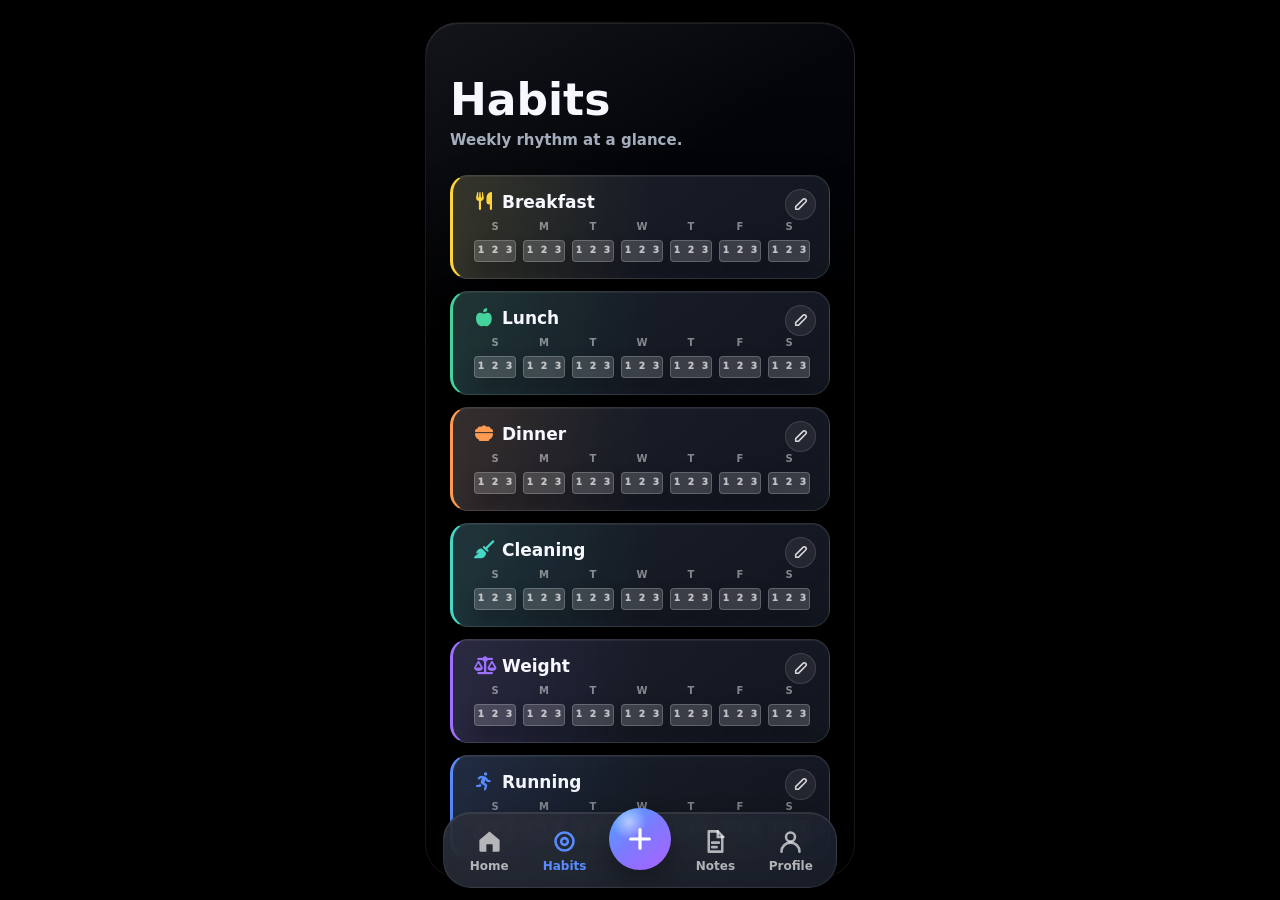
<file: habits.html>
<!doctype html>
<html lang="en">
  <head>
    <meta charset="UTF-8" />
    <meta
      name="viewport"
      content="width=device-width, initial-scale=1.0, maximum-scale=1.0, user-scalable=no"
    />
    <title>Habits</title>
    <link
      rel="stylesheet"
      href="https://cdnjs.cloudflare.com/ajax/libs/font-awesome/6.7.2/css/all.min.css"
      crossorigin="anonymous"
      referrerpolicy="no-referrer"
    />
    <style>
      :root {
        --bg: #000;
        --line: rgba(255, 255, 255, 0.11);
        --text: #f7f8ff;
        --muted: #a5adbd;
        --blue: #5a8cff;
        --soft-shadow: 0 12px 34px rgba(0, 0, 0, 0.28);
        font-family:
          Inter,
          ui-sans-serif,
          system-ui,
          -apple-system,
          BlinkMacSystemFont,
          "Segoe UI",
          sans-serif;
      }

      * {
        box-sizing: border-box;
        -webkit-tap-highlight-color: transparent;
        -webkit-touch-callout: none;
        -webkit-user-select: none;
        user-select: none;
        scrollbar-width: none;
      }

      *::-webkit-scrollbar {
        display: none;
        width: 0;
        height: 0;
      }

      html {
        height: 100%;
        background: #000;
        touch-action: manipulation;
        overflow: hidden;
        scrollbar-width: none;
      }

      body {
        height: 100%;
        margin: 0;
        color: var(--text);
        background: #000;
        display: grid;
        place-items: center;
        padding: 22px;
        overscroll-behavior: none;
        overflow: hidden;
        scrollbar-width: none;
      }

      button {
        font: inherit;
        color: inherit;
        border: 0;
        background: transparent;
        cursor: default;
        touch-action: manipulation;
      }

      .phone {
        position: relative;
        width: min(100%, 430px);
        height: min(932px, calc(100dvh - 44px));
        min-height: 0;
        max-height: 100dvh;
        overflow: hidden;
        border: 1px solid rgba(255, 255, 255, 0.09);
        border-radius: 34px;
        background:
          linear-gradient(145deg, rgba(255, 255, 255, 0.06), transparent 28%),
          linear-gradient(180deg, #04060c 0%, #000 42%, #000 100%);
        box-shadow:
          0 24px 70px rgba(0, 0, 0, 0.42),
          inset 0 1px 0 rgba(255, 255, 255, 0.08);
      }

      .phone::before {
        content: "";
        position: absolute;
        inset: 0;
        pointer-events: none;
        background-image:
          linear-gradient(rgba(255, 255, 255, 0.035) 1px, transparent 1px),
          linear-gradient(
            90deg,
            rgba(255, 255, 255, 0.025) 1px,
            transparent 1px
          );
        background-size: 46px 46px;
        mask-image: linear-gradient(
          to bottom,
          transparent 0%,
          black 18%,
          black 72%,
          transparent 100%
        );
        opacity: 0.22;
      }

      .app {
        position: relative;
        z-index: 1;
        height: 100%;
        min-height: 0;
        overflow-y: auto;
        overscroll-behavior: contain;
        scrollbar-width: none;
        padding: 54px 24px 116px;
      }

      .topbar {
        margin-bottom: 26px;
      }

      h1 {
        margin: 0;
        font-size: clamp(34px, 9vw, 44px);
        line-height: 1.04;
        letter-spacing: 0;
      }

      .kicker {
        margin: 8px 0 0;
        color: var(--muted);
        font-size: 15px;
        font-weight: 700;
      }

      .habit-list {
        display: grid;
        gap: 12px;
      }

      .empty-state {
        min-height: 310px;
        display: grid;
        place-items: center;
        padding: 26px;
        text-align: center;
        border-radius: 22px;
        color: rgba(255, 255, 255, 0.86);
        background:
          radial-gradient(
            circle at 50% 0%,
            rgba(90, 140, 255, 0.34),
            transparent 42%
          ),
          linear-gradient(
            145deg,
            rgba(255, 255, 255, 0.09),
            rgba(255, 255, 255, 0.028)
          );
        border: 1px solid rgba(255, 255, 255, 0.14);
        box-shadow:
          0 18px 44px rgba(0, 0, 0, 0.24),
          inset 0 1px 0 rgba(255, 255, 255, 0.1);
      }

      .empty-state-inner {
        display: grid;
        justify-items: center;
        gap: 14px;
        max-width: 270px;
      }

      .empty-state i {
        width: 54px;
        height: 54px;
        display: grid;
        place-items: center;
        border-radius: 18px;
        color: #fff;
        background: linear-gradient(135deg, var(--blue), var(--pink));
        box-shadow: 0 18px 36px rgba(90, 140, 255, 0.24);
        font-size: 22px;
      }

      .empty-state strong {
        font-size: 22px;
        font-weight: 920;
        line-height: 1.12;
      }

      .empty-state span {
        color: rgba(255, 255, 255, 0.62);
        font-size: 13px;
        font-weight: 720;
        line-height: 1.45;
      }

      .empty-state button {
        min-height: 42px;
        display: inline-flex;
        align-items: center;
        gap: 10px;
        margin-top: 2px;
        padding: 0 14px;
        border-radius: 14px;
        color: #fff;
        background: rgba(255, 255, 255, 0.06);
        box-shadow: inset 0 0 0 1px rgba(255, 255, 255, 0.1);
        font-size: 14px;
        font-weight: 850;
      }

      .empty-arrow {
        width: 144px;
        height: 54px;
        margin-top: 2px;
        color: rgba(255, 255, 255, 0.76);
      }

      .empty-arrow path,
      .empty-arrow circle {
        stroke: currentColor;
        stroke-width: 3.4;
        stroke-linecap: round;
        stroke-linejoin: round;
        fill: none;
      }

      .habit-row {
        --accent: var(--blue);
        position: relative;
        display: grid;
        gap: 11px;
        padding: 15px 54px 15px 15px;
        border-radius: 18px;
        background:
          linear-gradient(
            95deg,
            color-mix(in srgb, var(--accent) 12%, transparent),
            transparent 52%
          ),
          linear-gradient(
            145deg,
            rgba(255, 255, 255, 0.065),
            rgba(255, 255, 255, 0.022)
          ),
          rgba(12, 17, 28, 0.94);
        border: 1px solid var(--line);
        border-left: 3px solid var(--accent);
        box-shadow:
          var(--soft-shadow),
          inset 0 1px 0 rgba(255, 255, 255, 0.06);
        overflow: hidden;
      }

      .habit-main {
        display: grid;
        justify-items: stretch;
        text-align: left;
        gap: 10px;
      }

      .habit-label {
        margin: 0;
        color: var(--text);
        font-size: 17px;
        font-weight: 850;
        letter-spacing: 0;
        display: inline-flex;
        align-items: center;
        gap: 9px;
        justify-self: start;
      }

      .habit-label svg,
      .habit-label i {
        width: 19px;
        height: 19px;
        color: var(--accent);
        stroke-width: 2.25;
      }

      .habit-label i {
        display: inline-grid;
        place-items: center;
        font-size: 18px;
        line-height: 1;
      }

      .week-grid {
        display: grid;
        grid-template-columns: repeat(7, 1fr);
        gap: 7px;
        align-items: start;
      }

      .week-cell {
        display: grid;
        justify-items: center;
        gap: 8px;
        color: rgba(255, 255, 255, 0.48);
        font-size: 10px;
        font-weight: 850;
        text-align: center;
        line-height: 1;
      }

      .habit-meter {
        --level: 0;
        --fill: calc(var(--level) * 33.333%);
        position: relative;
        width: 42px;
        height: 22px;
        display: grid;
        grid-template-columns: repeat(3, 1fr);
        align-items: center;
        border-radius: 4px;
        overflow: hidden;
        background: rgba(255, 255, 255, 0.16);
        box-shadow:
          inset 0 0 0 1px rgba(255, 255, 255, 0.2),
          0 8px 18px rgba(0, 0, 0, 0.22);
      }

      .habit-meter::before {
        content: "";
        position: absolute;
        left: 0;
        bottom: 0;
        width: var(--fill);
        height: 100%;
        background: linear-gradient(90deg, rgba(255, 255, 255, 0.92), color-mix(in srgb, var(--accent) 72%, #fff));
        transition: width 0.24s ease;
      }

      .meter-step {
        position: relative;
        z-index: 1;
        display: grid;
        place-items: center;
        height: 100%;
        color: rgba(5, 8, 16, 0.72);
        font-size: 9px;
        font-weight: 950;
      }

      .meter-step.active {
        color: #030710;
      }

      .meter-step:not(.active) {
        color: rgba(255, 255, 255, 0.68);
      }

      .month-panel {
        display: none;
        padding-top: 5px;
        border-top: 1px solid rgba(255, 255, 255, 0.08);
      }

      .habit-row.open .month-panel {
        display: grid;
        gap: 11px;
      }

      .month-head {
        display: flex;
        align-items: center;
        justify-content: space-between;
        gap: 12px;
        color: rgba(255, 255, 255, 0.62);
        font-size: 12px;
        font-weight: 850;
      }

      .close-month {
        width: 30px;
        height: 30px;
        display: grid;
        place-items: center;
        border-radius: 10px;
        background: rgba(255, 255, 255, 0.06);
        box-shadow: inset 0 0 0 1px rgba(255, 255, 255, 0.1);
      }

      .month-grid {
        display: grid;
        grid-template-columns: repeat(7, 1fr);
        gap: 9px 8px;
        align-items: center;
      }

      .month-dot {
        display: grid;
        justify-items: center;
        gap: 4px;
        color: rgba(255, 255, 255, 0.4);
        font-size: 9px;
        font-weight: 800;
        line-height: 1;
      }

      .edit-habit {
        position: absolute;
        top: 13px;
        right: 13px;
        width: 31px;
        height: 31px;
        display: grid;
        place-items: center;
        border-radius: 50%;
        color: rgba(255, 255, 255, 0.82);
        background: rgba(255, 255, 255, 0.07);
        box-shadow: inset 0 0 0 1px rgba(255, 255, 255, 0.12);
      }

      .edit-habit svg {
        width: 16px;
        height: 16px;
        stroke-width: 2.3;
      }

      .edit-habit .minus-icon {
        display: none;
      }

      .habit-row.editing .edit-habit .pencil-icon {
        display: none;
      }

      .habit-row.editing .edit-habit .minus-icon {
        display: block;
      }

      .habit-actions {
        display: none;
        gap: 8px;
        padding-top: 2px;
      }

      .habit-row.editing .habit-actions {
        display: flex;
      }

      .habit-action {
        width: 34px;
        height: 34px;
        display: grid;
        place-items: center;
        border-radius: 11px;
        color: rgba(255, 255, 255, 0.8);
        background: rgba(255, 255, 255, 0.06);
        box-shadow: inset 0 0 0 1px rgba(255, 255, 255, 0.1);
      }

      .habit-action.delete {
        color: #ff7b7d;
        margin-left: auto;
      }

      .habit-action svg {
        width: 18px;
        height: 18px;
        stroke-width: 2.2;
      }

      .modal-backdrop {
        position: fixed;
        inset: 0;
        z-index: 40;
        display: none;
        align-items: flex-end;
        justify-content: center;
        padding: 14px 18px calc(98px + env(safe-area-inset-bottom));
        background: rgba(2, 6, 14, 0.58);
        backdrop-filter: blur(12px);
        overflow: hidden;
      }

      .modal-backdrop.open {
        display: flex;
      }

      .habit-modal {
        width: min(100%, 430px);
        max-height: min(78dvh, 760px);
        overflow-y: auto;
        overscroll-behavior: contain;
        scrollbar-width: none;
        border-radius: 24px;
        padding: 16px;
        background:
          linear-gradient(
            145deg,
            rgba(255, 255, 255, 0.11),
            rgba(255, 255, 255, 0.035)
          ),
          rgba(17, 23, 35, 0.96);
        border: 1px solid rgba(255, 255, 255, 0.12);
        box-shadow:
          0 24px 70px rgba(0, 0, 0, 0.55),
          inset 0 1px 0 rgba(255, 255, 255, 0.08);
      }

      .modal-head {
        display: flex;
        align-items: center;
        justify-content: space-between;
        gap: 14px;
        margin-bottom: 12px;
      }

      .modal-title {
        margin: 0;
        font-size: 21px;
        font-weight: 850;
      }

      .modal-close {
        width: 34px;
        height: 34px;
        border-radius: 11px;
        display: grid;
        place-items: center;
        color: rgba(255, 255, 255, 0.76);
        background: rgba(255, 255, 255, 0.06);
        box-shadow: inset 0 0 0 1px rgba(255, 255, 255, 0.1);
      }

      .habit-form {
        display: grid;
        gap: 10px;
      }

      .field {
        display: grid;
        gap: 6px;
        color: rgba(255, 255, 255, 0.7);
        font-size: 12px;
        font-weight: 800;
      }

      .field input {
        width: 100%;
        border: 1px solid rgba(255, 255, 255, 0.1);
        border-radius: 13px;
        padding: 11px 12px;
        color: var(--text);
        background: rgba(255, 255, 255, 0.06);
        font: inherit;
        font-size: 14px;
        outline: none;
      }

      .field input::placeholder {
        color: rgba(255, 255, 255, 0.46);
        font-weight: 760;
      }

      .field input:focus::placeholder {
        color: rgba(255, 255, 255, 0.34);
      }

      .choice-row,
      .color-picker {
        display: flex;
        flex-wrap: wrap;
        gap: 8px;
      }

      .mode-picker {
        display: grid;
        grid-template-columns: repeat(2, 74px);
        gap: 6px;
      }

      .choice-pill {
        width: 100%;
        min-height: 32px;
        display: inline-flex;
        align-items: center;
        justify-content: center;
        padding: 0 8px;
        border-radius: 12px;
        color: rgba(255, 255, 255, 0.7);
        font-size: 11.5px;
        font-weight: 850;
        line-height: 1;
        text-align: center;
        background: rgba(255, 255, 255, 0.055);
        box-shadow: inset 0 0 0 1px rgba(255, 255, 255, 0.09);
      }

      .choice-pill.active {
        color: var(--text);
        background: color-mix(
          in srgb,
          var(--blue) 24%,
          rgba(255, 255, 255, 0.055)
        );
        box-shadow: inset 0 0 0 1px
          color-mix(in srgb, var(--blue) 54%, rgba(255, 255, 255, 0.1));
      }

      .categorized-icon-picker {
        display: grid;
        gap: 8px;
        min-width: 0;
      }

      .icon-category-row {
        display: grid;
        grid-template-columns: repeat(4, 1fr);
        gap: 6px;
        padding: 1px;
        align-items: stretch;
      }

      .icon-category {
        min-width: 0;
        height: 36px;
        display: inline-flex;
        align-items: center;
        justify-content: center;
        gap: 7px;
        padding: 0 7px;
        border-radius: 12px;
        color: rgba(255, 255, 255, 0.68);
        font-size: 11.5px;
        font-weight: 850;
        background: rgba(255, 255, 255, 0.055);
        box-shadow: inset 0 0 0 1px rgba(255, 255, 255, 0.09);
        white-space: nowrap;
      }

      .icon-category.active {
        color: var(--text);
        background: color-mix(
          in srgb,
          var(--blue) 24%,
          rgba(255, 255, 255, 0.055)
        );
        box-shadow: inset 0 0 0 1px
          color-mix(in srgb, var(--blue) 54%, rgba(255, 255, 255, 0.1));
      }

      .icon-category i {
        font-size: 13px;
        line-height: 1;
      }

      .icon-grid {
        display: grid;
        grid-template-columns: repeat(6, 40px);
        justify-content: space-between;
        gap: 7px 5px;
        padding: 1px;
      }

      .icon-choice {
        width: 40px;
        height: 40px;
        display: grid;
        place-items: center;
        border-radius: 13px;
        color: rgba(255, 255, 255, 0.68);
        background: rgba(255, 255, 255, 0.055);
        box-shadow: inset 0 0 0 1px rgba(255, 255, 255, 0.09);
      }

      .icon-choice.active {
        color: var(--text);
        background: color-mix(
          in srgb,
          var(--blue) 24%,
          rgba(255, 255, 255, 0.055)
        );
        box-shadow:
          inset 0 0 0 1px
            color-mix(in srgb, var(--blue) 54%, rgba(255, 255, 255, 0.1)),
          0 0 20px color-mix(in srgb, var(--blue) 18%, transparent);
      }

      .icon-choice svg,
      .icon-choice i {
        width: 21px;
        height: 21px;
        stroke-width: 2.25;
      }

      .icon-choice i {
        display: grid;
        place-items: center;
        font-size: 20px;
        line-height: 1;
      }

      .icon-empty {
        grid-column: 1 / -1;
        min-height: 42px;
        display: grid;
        place-items: center;
        color: rgba(255, 255, 255, 0.52);
        font-size: 12px;
        font-weight: 800;
      }

      .icon-pager {
        display: grid;
        grid-template-columns: 34px 1fr 34px;
        align-items: center;
        gap: 8px;
        min-height: 34px;
      }

      .icon-page-button {
        width: 34px;
        height: 34px;
        display: grid;
        place-items: center;
        border-radius: 12px;
        color: rgba(255, 255, 255, 0.78);
        background: rgba(255, 255, 255, 0.055);
        box-shadow: inset 0 0 0 1px rgba(255, 255, 255, 0.09);
      }

      .icon-page-button:disabled {
        opacity: 0.34;
      }

      .icon-page-label {
        display: inline-flex;
        align-items: center;
        justify-content: center;
        gap: 6px;
        color: rgba(255, 255, 255, 0.52);
        font-size: 11.5px;
        font-weight: 850;
        text-align: center;
      }

      .icon-page-number {
        min-width: 28px;
        height: 28px;
        display: inline-flex;
        align-items: center;
        justify-content: center;
        border-radius: 10px;
        color: rgba(255, 255, 255, 0.62);
        background: rgba(255, 255, 255, 0.045);
        box-shadow: inset 0 0 0 1px rgba(255, 255, 255, 0.075);
      }

      .icon-page-number.active {
        color: var(--text);
        background: color-mix(
          in srgb,
          var(--blue) 22%,
          rgba(255, 255, 255, 0.055)
        );
        box-shadow: inset 0 0 0 1px
          color-mix(in srgb, var(--blue) 46%, rgba(255, 255, 255, 0.1));
      }

      .color-swatch {
        --swatch: var(--blue);
        width: 31px;
        height: 31px;
        border-radius: 50%;
        background:
          radial-gradient(
            circle at 30% 24%,
            rgba(255, 255, 255, 0.42),
            transparent 34%
          ),
          var(--swatch);
        box-shadow:
          0 10px 22px color-mix(in srgb, var(--swatch) 24%, transparent),
          inset 0 0 0 1px rgba(255, 255, 255, 0.18);
        position: relative;
      }

      .color-swatch.active::after {
        content: "";
        position: absolute;
        inset: -5px;
        border-radius: inherit;
        border: 2px solid rgba(255, 255, 255, 0.76);
      }

      .form-submit {
        min-height: 46px;
        border-radius: 15px;
        color: white;
        font-weight: 850;
        background:
          radial-gradient(
            circle at 28% 18%,
            rgba(255, 255, 255, 0.42),
            transparent 32%
          ),
          linear-gradient(140deg, #48a7ff 0%, #7d7aff 48%, #aa62ff 100%);
        box-shadow: 0 14px 32px rgba(98, 119, 255, 0.34);
      }

      @media (max-width: 460px) {
        body {
          padding: 0;
          display: block;
        }

        .phone {
          width: 100%;
          height: 100dvh;
          min-height: 0;
          max-height: 100dvh;
          border-radius: 0;
          border: 0;
        }

        .app {
          height: 100%;
          min-height: 0;
          padding: 54px 21px 112px;
        }
      }

    </style>
  </head>
  <body>
    <main class="phone" aria-label="Habits history">
      <div class="app">
        <header class="topbar">
          <h1>Habits</h1>
          <p class="kicker">Weekly rhythm at a glance.</p>
        </header>

        <section
          class="habit-list"
          aria-label="Habit completion history"
        ></section>
      </div>

      <nav class="nav" aria-label="Primary navigation">
        <button class="nav-item">
          <svg viewBox="0 0 24 24" fill="currentColor" aria-hidden="true">
            <path
              d="M3 10.7 12 3l9 7.7V20a1 1 0 0 1-1 1h-5.2v-6.6H9.2V21H4a1 1 0 0 1-1-1v-9.3Z"
            />
          </svg>
          Home
        </button>
        <button class="nav-item active">
          <svg viewBox="0 0 24 24" fill="none" aria-hidden="true">
            <circle cx="12" cy="12" r="8" stroke="currentColor" />
            <circle cx="12" cy="12" r="3" stroke="currentColor" />
          </svg>
          Habits
        </button>
        <button class="add" aria-label="Add task">
          <svg viewBox="0 0 24 24" fill="none" aria-hidden="true">
            <path
              d="M12 5v14M5 12h14"
              stroke="currentColor"
              stroke-linecap="round"
            />
          </svg>
        </button>
        <button class="nav-item">
          <svg viewBox="0 0 24 24" fill="none" aria-hidden="true">
            <path
              d="M6 3h8l4 4v14H6V3Z"
              stroke="currentColor"
              stroke-linejoin="round"
            />
            <path
              d="M14 3v5h5M9 13h6M9 17h4"
              stroke="currentColor"
              stroke-linecap="round"
            />
          </svg>
          Notes
        </button>
        <button class="nav-item">
          <svg viewBox="0 0 24 24" fill="none" aria-hidden="true">
            <circle cx="12" cy="8" r="4" stroke="currentColor" />
            <path
              d="M4 21a8 8 0 0 1 16 0"
              stroke="currentColor"
              stroke-linecap="round"
            />
          </svg>
          Profile
        </button>
      </nav>
      <div class="modal-backdrop" id="habitModal" aria-hidden="true">
        <section
          class="habit-modal"
          role="dialog"
          aria-modal="true"
          aria-labelledby="habitModalTitle"
        >
          <div class="modal-head">
            <h2 class="modal-title" id="habitModalTitle">Edit habit</h2>
            <button
              class="modal-close"
              type="button"
              aria-label="Close habit form"
            >
              x
            </button>
          </div>
          <form class="habit-form">
            <label class="field">
              Title
              <input
                name="label"
                type="text"
                placeholder="Name the habit"
                required
              />
            </label>
            <div class="field">
              Icon
              <div
                class="choice-row icon-picker"
                role="group"
                aria-label="Habit icon"
              ></div>
              <input name="icon" type="hidden" value="star" />
            </div>
            <div class="field">
              Color
              <div class="color-picker" role="group" aria-label="Habit color">
                <button
                  class="color-swatch"
                  type="button"
                  aria-label="Pink"
                  data-color="#ff74ba"
                  style="--swatch: #ff74ba"
                ></button>
                <button
                  class="color-swatch"
                  type="button"
                  aria-label="Yellow"
                  data-color="#ffd33d"
                  style="--swatch: #ffd33d"
                ></button>
                <button
                  class="color-swatch"
                  type="button"
                  aria-label="Green"
                  data-color="#46d29c"
                  style="--swatch: #46d29c"
                ></button>
                <button
                  class="color-swatch"
                  type="button"
                  aria-label="Teal"
                  data-color="#46d7c5"
                  style="--swatch: #46d7c5"
                ></button>
                <button
                  class="color-swatch"
                  type="button"
                  aria-label="Blue"
                  data-color="#5a8cff"
                  style="--swatch: #5a8cff"
                ></button>
                <button
                  class="color-swatch"
                  type="button"
                  aria-label="Purple"
                  data-color="#9d70ff"
                  style="--swatch: #9d70ff"
                ></button>
              </div>
              <input name="color" type="hidden" value="#5a8cff" />
            </div>
            <div class="field">
              Fill type
              <div
                class="choice-row mode-picker"
                role="group"
                aria-label="Habit fill type"
              >
                <button
                  class="choice-pill active"
                  type="button"
                  data-mode="single"
                >
                  Single
                </button>
                <button class="choice-pill" type="button" data-mode="split">
                  Split
                </button>
              </div>
              <input name="mode" type="hidden" value="single" />
            </div>
            <button class="form-submit" type="submit">Save habit</button>
          </form>
        </section>
      </div>
    </main>

    <script>
      const HABIT_STORAGE_KEY = "routineDashboard.habits.v1";
      const habitList = document.querySelector(".habit-list");
      const modal = document.querySelector("#habitModal");
      const habitForm = modal.querySelector(".habit-form");
      const weekDays = ["S", "M", "T", "W", "T", "F", "S"];
      const allowedColors = [
        "#ff74ba",
        "#ffd33d",
        "#46d29c",
        "#46d7c5",
        "#5a8cff",
        "#9d70ff",
      ];
      let editingHabitId = null;
      const DELETED_HABITS_KEY = "routineDashboard.deletedHabits.v1";
      const ICON_RECENTS_KEY = "routineDashboard.iconRecents.v1";
      const ICON_PAGE_SIZE = 18;
      const MAX_ICON_PAGES = 5;
      const legacyIconMap = {
        calendar: "solid:calendar-days",
        briefcase: "solid:briefcase",
        health: "solid:heart-pulse",
        star: "solid:star",
        book: "solid:book",
        home: "solid:house",
        flag: "solid:flag",
        heart: "solid:heart",
        dumbbell: "solid:dumbbell",
        running: "solid:person-running",
        apple: "solid:apple-whole",
        utensils: "solid:utensils",
        chart: "solid:chart-line",
        trophy: "solid:trophy",
        flame: "solid:fire",
        water: "solid:droplet",
      };
      const iconCategories = [
        { id: "recents", label: "Recents", icon: "clock-rotate-left" },
        { id: "tasks", label: "Tasks", icon: "list-check" },
        { id: "fitness", label: "Fitness", icon: "person-running" },
        { id: "other", label: "Other", icon: "shapes" },
      ];
      const fixedIconGroups = {
        tasks: [
          "calendar-days",
          "calendar-check",
          "clock",
          "hourglass-half",
          "list",
          "list-check",
          "check",
          "circle-check",
          "square-check",
          "clipboard",
          "clipboard-check",
          "file-lines",
          "folder",
          "inbox",
          "briefcase",
          "envelope",
          "bell",
          "bookmark",
          "tag",
          "flag",
          "pen",
          "pencil",
          "paperclip",
          "link",
          "lock",
          "key",
          "gear",
          "wrench",
          "screwdriver-wrench",
          "hammer",
          "trash",
          "box-archive",
          "download",
          "upload",
          "print",
          "table",
          "bars",
          "ellipsis",
          "filter",
          "sort",
          "magnifying-glass",
          "plus",
          "minus",
          "xmark",
          "rotate-right",
          "calculator",
          "receipt",
          "wallet",
          "credit-card",
          "chart-line",
          "chart-simple",
          "bullseye",
          "star",
          "circle-plus",
        ],
        fitness: [
          "person-running",
          "person-walking",
          "person-hiking",
          "shoe-prints",
          "dumbbell",
          "bicycle",
          "stopwatch",
          "heart-pulse",
          "medal",
          "trophy",
          "fire",
          "route",
          "location-dot",
          "droplet",
          "bottle-water",
          "moon",
          "sun",
          "heart",
          "leaf",
          "seedling",
          "stethoscope",
          "kit-medical",
          "pills",
          "bandage",
          "bone",
          "tooth",
          "wheelchair",
          "hospital",
          "syringe",
          "brain",
          "lungs",
          "scale-balanced",
          "user-doctor",
          "notes-medical",
          "hand-holding-medical",
          "person",
        ],
        other: [
          "utensils",
          "bowl-food",
          "apple-whole",
          "carrot",
          "pizza-slice",
          "burger",
          "hotdog",
          "ice-cream",
          "cookie",
          "mug-hot",
          "martini-glass",
          "wine-glass",
          "beer-mug-empty",
          "bread-slice",
          "cheese",
          "egg",
          "bacon",
          "lemon",
          "house",
          "bed",
          "broom",
          "shirt",
          "bath",
          "couch",
          "tv",
          "car",
          "plane",
          "map-location-dot",
          "camera",
          "music",
          "video",
          "gamepad",
          "palette",
          "book",
          "graduation-cap",
          "user",
          "users",
          "child",
          "face-smile",
          "gift",
          "lightbulb",
          "cloud",
          "umbrella",
          "tree",
          "paw",
          "globe",
          "wifi",
          "phone",
          "message",
          "shield-halved",
          "bolt",
          "gem",
          "crown",
          "rocket",
        ],
      };
      let fontAwesomeIcons = buildFixedIconLibrary();
      let activeIconCategory = "recents";
      let activeIconPage = 0;

      const defaultHabits = {
        breakfast: {
          label: "Breakfast",
          color: "#ffd33d",
          icon: "solid:utensils",
          mode: "single",
          order: 0,
          completions: {},
        },
        lunch: {
          label: "Lunch",
          color: "#46d29c",
          icon: "solid:apple-whole",
          mode: "single",
          order: 1,
          completions: {},
        },
        dinner: {
          label: "Dinner",
          color: "#ff9a52",
          icon: "solid:bowl-food",
          mode: "single",
          order: 2,
          completions: {},
        },
        cleaning: {
          label: "Cleaning",
          color: "#46d7c5",
          icon: "solid:broom",
          mode: "single",
          order: 3,
          completions: {},
        },
        weight: {
          label: "Weight",
          color: "#9d70ff",
          icon: "solid:scale-balanced",
          mode: "single",
          order: 4,
          completions: {},
        },
        running: {
          label: "Running",
          color: "#5a8cff",
          icon: "solid:person-running",
          mode: "split",
          order: 5,
          completions: {},
        },
      };
      const sampleHabitIds = new Set([
        "breakfast",
        "lunch",
        "dinner",
        "cleaning",
        "weight",
        "running",
      ]);

      const field = (name) => habitForm.querySelector(`[name="${name}"]`);

      function iconLabel(name) {
        return name
          .split("-")
          .map((part) => part.charAt(0).toUpperCase() + part.slice(1))
          .join(" ");
      }

      function normalizeIconValue(icon) {
        const value = String(icon || "").trim();
        if (!value || value.includes("mountain")) return "solid:star";
        if (legacyIconMap[value]) return legacyIconMap[value];
        if (value.includes(":")) return value;
        return `solid:${value}`;
      }

      function parseIconValue(icon) {
        const normalized = normalizeIconValue(icon);
        const [style, ...nameParts] = normalized.split(":");
        return {
          name: nameParts.join(":") || "star",
          style: ["solid", "regular", "brands"].includes(style)
            ? style
            : "solid",
        };
      }

      function faClass(icon) {
        const { name, style } = parseIconValue(icon);
        return `fa-${style} fa-${name}`;
      }

      function categoryMarkup(category) {
        return `<i class="fa-solid fa-${category.icon}" aria-hidden="true"></i>`;
      }

      function iconMatchesCategory(item, categoryId) {
        return item.category === categoryId;
      }

      function categoryForIcon(name) {
        return (
          Object.entries(fixedIconGroups).find(([, names]) =>
            names.includes(name),
          )?.[0] || "other"
        );
      }

      function buildFixedIconLibrary() {
        const seen = new Set();
        return Object.entries(fixedIconGroups)
          .flatMap(([category, names]) =>
            names
              .map((name) => {
                const value = `solid:${name}`;
                if (seen.has(value) || name.includes("mountain")) return null;
                seen.add(value);
                return {
                  category,
                  label: iconLabel(name),
                  name,
                  style: "solid",
                  terms: name,
                };
              })
              .filter(Boolean),
          )
          .slice(0, MAX_ICON_PAGES * ICON_PAGE_SIZE * 3);
      }

      function iconValue(item) {
        return `${item.style}:${item.name}`;
      }

      function loadRecentIcons() {
        try {
          const parsed = JSON.parse(
            localStorage.getItem(ICON_RECENTS_KEY) || "[]",
          );
          return Array.isArray(parsed)
            ? parsed
                .map(normalizeIconValue)
                .filter((icon) => !icon.includes("mountain"))
                .slice(0, 12)
            : [];
        } catch {
          return [];
        }
      }

      function saveRecentIcons(icons) {
        localStorage.setItem(
          ICON_RECENTS_KEY,
          JSON.stringify(icons.slice(0, 12)),
        );
      }

      function rememberIcon(icon) {
        const selected = normalizeIconValue(icon);
        saveRecentIcons([
          selected,
          ...loadRecentIcons().filter((item) => item !== selected),
        ]);
      }

      function iconFromValue(value) {
        const { name, style } = parseIconValue(value);
        return (
          fontAwesomeIcons.find(
            (item) => item.name === name && item.style === style,
          ) || {
            category: categoryForIcon(name),
            label: iconLabel(name),
            name,
            style,
            terms: name,
          }
        );
      }

      function randomColor() {
        return allowedColors[Math.floor(Math.random() * allowedColors.length)];
      }

      function randomIconValue() {
        const pool = fontAwesomeIcons.length
          ? fontAwesomeIcons
          : buildFixedIconLibrary();
        return iconValue(
          pool[Math.floor(Math.random() * pool.length)] || {
            style: "solid",
            name: "star",
          },
        );
      }

      function renderIconPicker(categoryId = activeIconCategory) {
        activeIconCategory = categoryId;
        if (activeIconCategory === "recents") activeIconPage = 0;
        const selected = normalizeIconValue(field("icon").value);
        const recentIcons = loadRecentIcons();
        const recentFill = fontAwesomeIcons.filter(
          (item) => !recentIcons.includes(iconValue(item)),
        );
        const categoryIcons =
          activeIconCategory === "recents"
            ? [...recentIcons.map(iconFromValue), ...recentFill].slice(0, 12)
            : fontAwesomeIcons.filter((item) =>
                iconMatchesCategory(item, activeIconCategory),
              );
        const limitedIcons = categoryIcons.slice(
          0,
          MAX_ICON_PAGES * ICON_PAGE_SIZE,
        );
        const pageSize = activeIconCategory === "recents" ? 12 : ICON_PAGE_SIZE;
        const pageCount = Math.max(
          1,
          Math.ceil(limitedIcons.length / pageSize),
        );
        activeIconPage = Math.min(activeIconPage, pageCount - 1);
        const visibleIcons = limitedIcons.slice(
          activeIconPage * pageSize,
          activeIconPage * pageSize + pageSize,
        );
        habitForm.querySelector(".icon-picker").innerHTML = `
        <div class="icon-category-row" role="tablist" aria-label="Icon categories">
          ${iconCategories
            .map(
              (category) => `
            <button class="icon-category ${category.id === activeIconCategory ? "active" : ""}" type="button" data-icon-category="${category.id}">
              ${categoryMarkup(category)}
              <span>${category.label}</span>
            </button>
          `,
            )
            .join("")}
        </div>
        <div class="icon-grid" role="group" aria-label="Habit icon choices">
          ${
            visibleIcons.length
              ? visibleIcons
                  .map(
                    (item) => `
            <button class="icon-choice ${iconValue(item) === selected ? "active" : ""}" type="button" aria-label="${item.label} icon" data-icon="${iconValue(item)}">
              ${iconSvg(iconValue(item))}
            </button>
          `,
                  )
                  .join("")
              : '<span class="icon-empty">No icons here yet</span>'
          }
        </div>
        ${
          activeIconCategory !== "recents" && pageCount > 1
            ? `
          <div class="icon-pager" aria-label="Icon pages">
            <button class="icon-page-button" type="button" data-icon-page="prev" ${activeIconPage === 0 ? "disabled" : ""} aria-label="Previous icons">
              <i class="fa-solid fa-chevron-left" aria-hidden="true"></i>
            </button>
            <span class="icon-page-label">
              ${Array.from(
                { length: pageCount },
                (_, index) => `
                <button class="icon-page-number ${index === activeIconPage ? "active" : ""}" type="button" data-icon-page-number="${index}" aria-label="Icon page ${index + 1}">${index + 1}</button>
              `,
              ).join("")}
            </span>
            <button class="icon-page-button" type="button" data-icon-page="next" ${activeIconPage === pageCount - 1 ? "disabled" : ""} aria-label="Next icons">
              <i class="fa-solid fa-chevron-right" aria-hidden="true"></i>
            </button>
          </div>
        `
            : ""
        }
      `;
        bindIconPickerControls();
      }

      function bindIconPickerControls() {
        habitForm.querySelectorAll(".icon-category").forEach((button) => {
          button.addEventListener("click", () => {
            activeIconPage = 0;
            renderIconPicker(button.dataset.iconCategory);
          });
        });
        habitForm.querySelectorAll(".icon-choice").forEach((button) => {
          button.addEventListener("click", () =>
            selectIcon(button.dataset.icon, true),
          );
        });
        habitForm.querySelectorAll(".icon-page-button").forEach((button) => {
          button.addEventListener("click", () => {
            activeIconPage += button.dataset.iconPage === "next" ? 1 : -1;
            renderIconPicker(activeIconCategory);
          });
        });
        habitForm.querySelectorAll(".icon-page-number").forEach((button) => {
          button.addEventListener("click", () => {
            activeIconPage = Number(button.dataset.iconPageNumber) || 0;
            renderIconPicker(activeIconCategory);
          });
        });
      }

      async function loadFontAwesomeIcons() {
        fontAwesomeIcons = buildFixedIconLibrary();
        renderIconPicker(activeIconCategory);
      }

      function iconSvg(icon) {
        return `<i class="${faClass(icon)}" aria-hidden="true"></i>`;
      }

      function loadHabits() {
        try {
          const saved = JSON.parse(
            localStorage.getItem(HABIT_STORAGE_KEY) || "{}",
          );
          const deleted = loadDeletedHabits();
          const merged = {
            ...defaultHabits,
            ...(saved && typeof saved === "object" ? saved : {}),
          };
          deleted.forEach((id) => delete merged[id]);
          Object.entries(merged).forEach(([id, habit], index) => {
            const savedIcon =
              id === "running" && habit.icon === "flag"
                ? "solid:person-running"
                : normalizeIconValue(habit.icon);
            merged[id] = {
              ...defaultHabits[id],
              ...habit,
              label: habit.label || defaultHabits[id]?.label || "Habit",
              color: allowedColors.includes((habit.color || "").toLowerCase())
                ? habit.color
                : defaultHabits[id]?.color || "#5a8cff",
              icon: savedIcon,
              mode: habit.mode === "split" ? "split" : "single",
              order: Number.isFinite(Number(habit.order))
                ? Number(habit.order)
                : index,
              completions: normalizeCompletions(habit.completions || {}),
            };
          });
          return merged;
        } catch {
          return {};
        }
      }

      function saveHabits(habits) {
        localStorage.setItem(HABIT_STORAGE_KEY, JSON.stringify(habits));
      }

      function loadDeletedHabits() {
        try {
          const parsed = JSON.parse(
            localStorage.getItem(DELETED_HABITS_KEY) || "[]",
          );
          return Array.isArray(parsed) ? parsed : [];
        } catch {
          return [];
        }
      }

      function saveDeletedHabits(ids) {
        localStorage.setItem(
          DELETED_HABITS_KEY,
          JSON.stringify([...new Set(ids)]),
        );
      }

      function sortedHabits(habits) {
        return Object.entries(habits).sort(
          ([, a], [, b]) => (Number(a.order) || 0) - (Number(b.order) || 0),
        );
      }

      function normalizeColor(color) {
        const value = (color || "").trim().toLowerCase();
        return allowedColors.includes(value) ? value : "#5a8cff";
      }

      function habitKey(label) {
        return (
          label
            .toLowerCase()
            .replace(/[^a-z0-9]+/g, "-")
            .replace(/(^-|-$)/g, "") || "habit"
        );
      }

      function normalizeCompletions(completions) {
        return Object.fromEntries(
          Object.entries(completions || {})
            .map(([date, value]) => {
              const level =
                value === true
                  ? 3
                  : Math.max(0, Math.min(3, Number(value) || 0));
              return [date, level];
            })
            .filter(([, level]) => level > 0),
        );
      }

      function dateKey(date) {
        const month = String(date.getMonth() + 1).padStart(2, "0");
        const day = String(date.getDate()).padStart(2, "0");
        return `${date.getFullYear()}-${month}-${day}`;
      }

      function startOfWeek(date) {
        const copy = new Date(date);
        copy.setHours(0, 0, 0, 0);
        copy.setDate(copy.getDate() - copy.getDay());
        return copy;
      }

      function monthDates(date) {
        const dates = [];
        const first = new Date(date.getFullYear(), date.getMonth(), 1);
        const last = new Date(date.getFullYear(), date.getMonth() + 1, 0);
        for (let day = 1; day <= last.getDate(); day += 1) {
          dates.push(new Date(first.getFullYear(), first.getMonth(), day));
        }
        return dates;
      }

      function meter(completions, date, withNumber = false) {
        const level =
          completions?.[dateKey(date)] === true
            ? 3
            : Number(completions?.[dateKey(date)]) || 0;
        const safeLevel = Math.max(0, Math.min(3, level));
        const levelText = safeLevel
          ? `level ${safeLevel}`
          : "not tracked";
        return `
        <span class="${withNumber ? "month-dot" : ""}">
          <span class="habit-meter" style="--level: ${safeLevel}" aria-label="${dateKey(date)} ${levelText}">
            ${[1, 2, 3]
              .map(
                (step) =>
                  `<span class="meter-step ${safeLevel >= step ? "active" : ""}">${step}</span>`,
              )
              .join("")}
          </span>
          ${withNumber ? `<span>${date.getDate()}</span>` : ""}
        </span>
      `;
      }

      function actionButton(label, className, icon) {
        return `<button class="habit-action ${className}" type="button" aria-label="${label}">${icon}</button>`;
      }

      function renderHabits() {
        const habits = loadHabits();
        saveHabits(habits);
        const today = new Date();
        const weekStart = startOfWeek(today);
        const monthName = today.toLocaleDateString(undefined, {
          month: "long",
          year: "numeric",
        });
        const habitEntries = sortedHabits(habits);

        if (!habitEntries.length) {
          habitList.innerHTML = `
          <div class="empty-state">
            <div class="empty-state-inner">
              <i class="fa-solid fa-bullseye" aria-hidden="true"></i>
              <strong>No habits yet</strong>
              <span>Add one habit and start filling the weekly meter.</span>
              <svg class="empty-arrow" viewBox="0 0 120 90" aria-hidden="true">
                <path d="M14 58h92" />
                <path d="M14 58V28" />
                <path d="M18 50h22" />
                <path d="M49 40h22" />
                <path d="M80 30h22" />
                <circle cx="29" cy="50" r="4" />
                <circle cx="60" cy="40" r="4" />
                <circle cx="91" cy="30" r="4" />
              </svg>
            </div>
          </div>
        `;
          return;
        }

        habitList.innerHTML = habitEntries
          .map(([id, habit]) => {
            const week = weekDays
              .map((day, index) => {
                const date = new Date(weekStart);
                date.setDate(weekStart.getDate() + index);
                return `<span class="week-cell"><span>${day}</span>${meter(habit.completions, date)}</span>`;
              })
              .join("");
            const month = monthDates(today)
              .map((date) => meter(habit.completions, date, true))
              .join("");
            return `
          <article class="habit-row" data-habit-id="${id}" style="--accent: ${habit.color || "var(--blue)"}">
            <button class="edit-habit" type="button" aria-label="Edit ${habit.label}">
              <svg class="pencil-icon" viewBox="0 0 24 24" fill="none" aria-hidden="true">
                <path d="M4 20h4l11-11a2.8 2.8 0 0 0-4-4L4 16v4Z" stroke="currentColor" stroke-linecap="round" stroke-linejoin="round" />
              </svg>
              <svg class="minus-icon" viewBox="0 0 24 24" fill="none" aria-hidden="true">
                <path d="M5 12h14" stroke="currentColor" stroke-linecap="round" />
              </svg>
            </button>
            <button class="habit-main" type="button" aria-label="Open ${habit.label} month view">
              <p class="habit-label">${iconSvg(habit.icon)}${habit.label}</p>
              <div class="week-grid">${week}</div>
            </button>
            <div class="habit-actions">
              ${actionButton("Move habit up", "move-up", '<svg viewBox="0 0 24 24" fill="none"><path d="m12 5-6 6M12 5l6 6M12 5v14" stroke="currentColor" stroke-linecap="round" stroke-linejoin="round" /></svg>')}
              ${actionButton("Move habit down", "move-down", '<svg viewBox="0 0 24 24" fill="none"><path d="m12 19-6-6M12 19l6-6M12 19V5" stroke="currentColor" stroke-linecap="round" stroke-linejoin="round" /></svg>')}
              ${actionButton("Edit habit", "edit", '<svg viewBox="0 0 24 24" fill="none"><path d="M4 20h4l11-11a2.8 2.8 0 0 0-4-4L4 16v4Z" stroke="currentColor" stroke-linecap="round" stroke-linejoin="round" /></svg>')}
              ${actionButton("Delete habit", "delete", '<svg viewBox="0 0 24 24" fill="none"><path d="M4 7h16M10 11v6M14 11v6M6 7l1 13h10l1-13M9 7V4h6v3" stroke="currentColor" stroke-linecap="round" stroke-linejoin="round" /></svg>')}
            </div>
            <div class="month-panel">
              <div class="month-head">
                <span>${monthName}</span>
                <button class="close-month" type="button" aria-label="Close month view">x</button>
              </div>
              <div class="month-grid">${month}</div>
            </div>
          </article>
        `;
          })
          .join("");

        habitList.querySelectorAll(".habit-main").forEach((button) => {
          button.addEventListener("click", () => {
            button.closest(".habit-row").classList.toggle("open");
          });
        });
        habitList.querySelectorAll(".close-month").forEach((button) => {
          button.addEventListener("click", (event) => {
            event.stopPropagation();
            button.closest(".habit-row").classList.remove("open");
          });
        });
        habitList.querySelectorAll(".edit-habit").forEach((button) => {
          button.addEventListener("click", (event) => {
            event.stopPropagation();
            const row = button.closest(".habit-row");
            row.classList.toggle("editing");
            button.setAttribute(
              "aria-label",
              row.classList.contains("editing")
                ? `Close ${row.dataset.habitId} controls`
                : `Edit ${row.dataset.habitId}`,
            );
          });
        });
        habitList.querySelectorAll(".habit-action.edit").forEach((button) => {
          button.addEventListener("click", () =>
            openHabitModal(button.closest(".habit-row").dataset.habitId),
          );
        });
        habitList.querySelectorAll(".habit-action.delete").forEach((button) => {
          button.addEventListener("click", () => {
            const id = button.closest(".habit-row").dataset.habitId;
            const next = loadHabits();
            delete next[id];
            if (defaultHabits[id])
              saveDeletedHabits([...loadDeletedHabits(), id]);
            saveHabits(reindex(next));
            renderHabits();
          });
        });
        habitList
          .querySelectorAll(".habit-action.move-up, .habit-action.move-down")
          .forEach((button) => {
            button.addEventListener("click", () => {
              const row = button.closest(".habit-row");
              const sibling = button.classList.contains("move-up")
                ? row.previousElementSibling
                : row.nextElementSibling;
              if (!sibling) return;
              if (button.classList.contains("move-up")) {
                habitList.insertBefore(row, sibling);
              } else {
                habitList.insertBefore(sibling, row);
              }
              const habits = loadHabits();
              habitList
                .querySelectorAll(".habit-row")
                .forEach((habitRow, order) => {
                  if (habits[habitRow.dataset.habitId])
                    habits[habitRow.dataset.habitId].order = order;
                });
              saveHabits(habits);
            });
          });
      }

      function reindex(habits) {
        sortedHabits(habits).forEach(([id], index) => {
          habits[id].order = index;
        });
        return habits;
      }

      function moveHabit(id, direction) {
        const habits = loadHabits();
        const entries = sortedHabits(habits);
        const index = entries.findIndex(([entryId]) => entryId === id);
        const target = index + direction;
        if (index < 0 || target < 0 || target >= entries.length) return;
        [entries[index], entries[target]] = [entries[target], entries[index]];
        entries.forEach(([entryId], order) => {
          habits[entryId].order = order;
        });
        saveHabits(habits);
        renderHabits();
      }

      function selectIcon(icon, shouldRemember = false) {
        const selected = normalizeIconValue(icon);
        field("icon").value = selected;
        if (shouldRemember) rememberIcon(selected);
        habitForm.querySelectorAll(".icon-choice").forEach((button) => {
          button.classList.toggle("active", button.dataset.icon === selected);
        });
        if (shouldRemember && activeIconCategory === "recents")
          renderIconPicker("recents");
      }

      function selectColor(color) {
        const selected = normalizeColor(color);
        field("color").value = selected;
        habitForm.querySelectorAll(".color-swatch").forEach((button) => {
          button.classList.toggle("active", button.dataset.color === selected);
        });
      }

      function selectMode(mode) {
        const selected = mode === "split" ? "split" : "single";
        field("mode").value = selected;
        habitForm
          .querySelectorAll(".mode-picker .choice-pill")
          .forEach((button) => {
            button.classList.toggle("active", button.dataset.mode === selected);
          });
      }

      function openHabitModal(id = null) {
        const habits = loadHabits();
        const habit = id
          ? habits[id]
          : {
              label: "",
              icon: randomIconValue(),
              color: randomColor(),
              mode: "single",
            };
        if (id && !habit) return;
        editingHabitId = id;
        modal.querySelector(".modal-title").textContent = id
          ? "Edit habit"
          : "Add habit";
        field("label").value = habit.label;
        selectIcon(habit.icon);
        selectColor(habit.color);
        selectMode(habit.mode || "single");
        activeIconCategory = "recents";
        activeIconPage = 0;
        renderIconPicker("recents");
        modal.classList.add("open");
        modal.setAttribute("aria-hidden", "false");
        field("label").focus();
      }

      function closeHabitModal() {
        modal.classList.remove("open");
        modal.setAttribute("aria-hidden", "true");
        editingHabitId = null;
      }

      habitForm
        .querySelector(".icon-picker")
        .classList.add("categorized-icon-picker");
      renderIconPicker();
      loadFontAwesomeIcons();
      habitForm.querySelectorAll(".color-swatch").forEach((button) => {
        button.addEventListener("click", () =>
          selectColor(button.dataset.color),
        );
      });
      habitForm
        .querySelectorAll(".mode-picker .choice-pill")
        .forEach((button) => {
          button.addEventListener("click", () =>
            selectMode(button.dataset.mode),
          );
        });
      modal
        .querySelector(".modal-close")
        .addEventListener("click", closeHabitModal);
      modal.addEventListener("click", (event) => {
        if (event.target === modal) closeHabitModal();
      });
      habitForm.addEventListener("submit", (event) => {
        event.preventDefault();
        const habits = loadHabits();
        const label = field("label").value.trim() || "Habit";
        const id =
          editingHabitId ||
          (() => {
            const base = habitKey(label);
            let candidate = base;
            let index = 2;
            while (habits[candidate]) {
              candidate = `${base}-${index}`;
              index += 1;
            }
            return candidate;
          })();
        const habit = habits[id] || {
          order: sortedHabits(habits).length,
          completions: {},
        };
        habit.label = field("label").value.trim() || "Habit";
        habit.icon = field("icon").value;
        habit.color = normalizeColor(field("color").value);
        habit.mode = field("mode").value === "split" ? "split" : "single";
        habit.order = Number.isFinite(Number(habit.order))
          ? Number(habit.order)
          : sortedHabits(habits).length;
        habit.completions = normalizeCompletions(habit.completions || {});
        habits[id] = habit;
        saveDeletedHabits(
          loadDeletedHabits().filter((deletedId) => deletedId !== id),
        );
        saveHabits(habits);
        closeHabitModal();
        renderHabits();
      });

      renderHabits();
      window.addEventListener("openHabitComposer", () => openHabitModal());
      if (new URLSearchParams(window.location.search).get("add") === "habit") {
        openHabitModal();
        history.replaceState(null, "", "habits.html");
      }
    </script>
    <script src="bottom-bar.js?v=shared-nav-4"></script>
  </body>
</html>
</file>
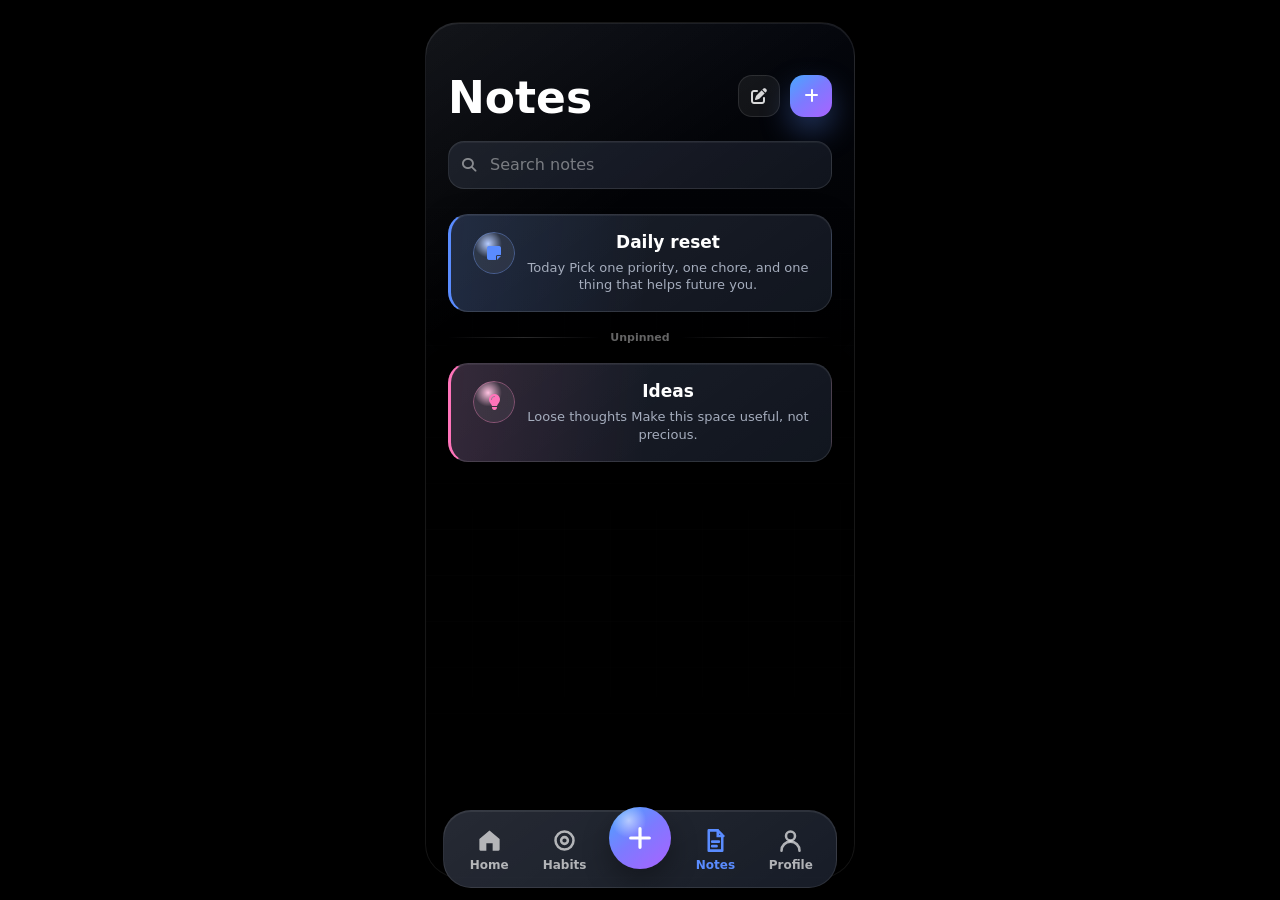
<file: notes.html>
<!DOCTYPE html>
<html lang="en">
<head>
  <meta charset="UTF-8" />
  <meta name="viewport" content="width=device-width, initial-scale=1.0, maximum-scale=1.0, user-scalable=no" />
  <title>Notes</title>
  <link rel="stylesheet" href="https://cdnjs.cloudflare.com/ajax/libs/font-awesome/6.7.2/css/all.min.css" crossorigin="anonymous" referrerpolicy="no-referrer" />
  <style>
    :root {
      --bg: #000;
      --panel: rgba(20, 27, 42, 0.84);
      --panel-strong: rgba(25, 33, 50, 0.96);
      --line: rgba(255, 255, 255, 0.11);
      --line-strong: rgba(255, 255, 255, 0.2);
      --text: #fff;
      --muted: #a5adbd;
      --blue: #5a8cff;
      --green: #46d29c;
      --orange: #ff9a52;
      --yellow: #ffd33d;
      --pink: #ff74ba;
      --teal: #46d7c5;
      --purple: #9d70ff;
      --red: #ff7276;
      --shadow: 0 24px 70px rgba(0, 0, 0, 0.42);
      --soft-shadow: 0 12px 34px rgba(0, 0, 0, 0.28);
      --nav-height: 94px;
      font-family: Inter, ui-sans-serif, system-ui, -apple-system, BlinkMacSystemFont, "Segoe UI", sans-serif;
    }

    * {
      box-sizing: border-box;
      -webkit-tap-highlight-color: transparent;
      scrollbar-width: none;
    }

    *::-webkit-scrollbar {
      display: none;
    }

    html {
      height: 100%;
      background: #000;
      overflow: hidden;
      touch-action: manipulation;
    }

    body {
      height: 100%;
      margin: 0;
      display: grid;
      place-items: center;
      padding: 22px;
      color: var(--text);
      background: #000;
      overflow: hidden;
      overscroll-behavior: none;
    }

    button,
    input,
    textarea {
      font: inherit;
      color: inherit;
    }

    button {
      border: 0;
      background: transparent;
      cursor: default;
      touch-action: manipulation;
    }

    input,
    textarea,
    [contenteditable="true"] {
      -webkit-user-select: text;
      user-select: text;
    }

    .phone {
      position: relative;
      width: min(100%, 430px);
      height: min(932px, calc(100dvh - 44px));
      max-height: 100dvh;
      overflow: hidden;
      border: 1px solid rgba(255, 255, 255, 0.09);
      border-radius: 34px;
      background:
        linear-gradient(145deg, rgba(255, 255, 255, 0.06), transparent 28%),
        linear-gradient(180deg, #04060c 0%, #000 42%, #000 100%);
      box-shadow: var(--shadow), inset 0 1px 0 rgba(255, 255, 255, 0.08);
    }

    .phone::before {
      content: "";
      position: absolute;
      inset: 0;
      pointer-events: none;
      background-image:
        linear-gradient(rgba(255, 255, 255, 0.035) 1px, transparent 1px),
        linear-gradient(90deg, rgba(255, 255, 255, 0.025) 1px, transparent 1px);
      background-size: 46px 46px;
      mask-image: linear-gradient(to bottom, transparent 0%, black 18%, black 72%, transparent 100%);
      opacity: 0.22;
    }

    .app {
      position: relative;
      z-index: 1;
      height: 100%;
      min-height: 0;
      overflow-y: auto;
      padding: 52px 22px 120px;
      overscroll-behavior: contain;
    }

    .view {
      display: none;
    }

    .view.active {
      display: block;
    }

    #editorView.page-dark {
      background: transparent;
      color: #fff;
    }

    #editorView.page-light {
      background: #fff;
      color: #111827;
    }

    #editorView.page-light .topbar.center {
      background: linear-gradient(
        180deg,
        rgba(255, 255, 255, 0.98),
        rgba(255, 255, 255, 0.86) 72%,
        transparent
      );
    }

    #editorView.page-light .editor-title {
      color: #111827;
    }

    #editorView.page-light .editor-title::placeholder {
      color: rgba(17, 24, 39, 0.38);
    }

    #editorView.page-light .icon-btn:not(.primary) {
      color: rgba(17, 24, 39, 0.82);
      background: rgba(17, 24, 39, 0.055);
      box-shadow: inset 0 0 0 1px rgba(17, 24, 39, 0.1);
    }

    #editorView.page-light .kicker {
      color: rgba(17, 24, 39, 0.58);
    }

    .topbar {
      display: flex;
      align-items: flex-start;
      justify-content: space-between;
      gap: 14px;
      margin-bottom: 20px;
    }
    #editorView .editor-title,
#editorView .blocks,
#editorView .add-line {
  margin-left: 22px;
  margin-right: 22px;
  width: calc(100% - 44px);
}
.top-actions {
  display: flex;
  align-items: center;
  gap: 10px;
}

 .topbar.center {
  position: sticky;
  top: 0;
  left: 0;
  right: 0;
  z-index: 12;

  width: 100%;
  margin: 0 0 14px;
  padding: 14px 22px 10px;

  display: flex;
  align-items: center;
  justify-content: space-between;
  gap: 14px;

  background: linear-gradient(
    180deg,
    rgba(4, 6, 12, 0.96),
    rgba(4, 6, 12, 0.76) 72%,
    transparent
  );
  backdrop-filter: none;
}
    .title-stack {
      min-width: 0;
      flex: 1;
    }

    .kicker {
      margin: 0 0 8px;
      display: inline-flex;
      align-items: center;
      gap: 8px;
      color: var(--muted);
      font-size: 15px;
      font-weight: 750;
      letter-spacing: 0;
    }

    h1 {
      margin: 0;
      font-size: clamp(34px, 9vw, 44px);
      line-height: 1.04;
      letter-spacing: 0;
    }

    .icon-btn {
      width: 42px;
      height: 42px;
      flex: 0 0 auto;
      display: grid;
      place-items: center;
      border-radius: 14px;
      color: rgba(255, 255, 255, 0.84);
      background: rgba(255, 255, 255, 0.06);
      box-shadow: inset 0 0 0 1px rgba(255, 255, 255, 0.1);
      transition: transform 150ms ease, background 150ms ease;
    }

    .icon-btn:active,
    .note-card:active,
    .action-btn:active,
    .toolbar button:active {
      transform: scale(0.96);
    }

    .icon-btn.primary {
  color: #fff;
  background: linear-gradient(140deg, #48a7ff 0%, #7d7aff 48%, #aa62ff 100%);
  box-shadow: 0 14px 30px rgba(90, 140, 255, 0.34);
}

#editorView.page-light .icon-btn.primary {
  color: rgba(17, 24, 39, 0.82);
  background: rgba(17, 24, 39, 0.055);
  box-shadow: inset 0 0 0 1px rgba(17, 24, 39, 0.1);
}

    .icon-btn.active {
      color: #fff;
      background: linear-gradient(135deg, var(--pink), var(--blue));
      box-shadow: 0 12px 28px rgba(72, 167, 255, 0.24), inset 0 0 0 1px rgba(255, 255, 255, 0.18);
    }

    .icon-btn.danger {
      color: #fff;
      background: color-mix(in srgb, var(--red) 30%, rgba(255, 255, 255, 0.06));
    }

    .search {
      position: relative;
      margin-bottom: 45px;
    }

    .search i {
      position: absolute;
      left: 14px;
      top: 50%;
      transform: translateY(-50%);
      color: rgba(255, 255, 255, 0.48);
      font-size: 14px;
    }

    .search input {
      width: 100%;
      min-height: 48px;
      border: 1px solid rgba(255, 255, 255, 0.1);
      border-radius: 16px;
      outline: none;
      color: var(--text);
      background:
        linear-gradient(145deg, rgba(255, 255, 255, 0.075), rgba(255, 255, 255, 0.025)),
        rgba(12, 17, 28, 0.86);
      padding: 0 14px 0 41px;
      box-shadow: inset 0 1px 0 rgba(255, 255, 255, 0.05);
    }

    .search input::placeholder {
      color: rgba(255, 255, 255, 0.42);
    }

    .note-list {
      display: grid;
      gap: 16px;
      padding-top: 25px;
      margin-bottom: 170px;
    }

    .note-section-break {
      display: grid;
      grid-template-columns: 1fr auto 1fr;
      align-items: center;
      gap: 11px;
      margin: 3px 0;
      color: rgba(255, 255, 255, 0.42);
      font-size: 11px;
      font-weight: 850;
      letter-spacing: 0;
    }

    .note-section-break::before,
    .note-section-break::after {
      content: "";
      height: 1px;
      border-radius: 999px;
      background: linear-gradient(90deg, transparent, rgba(255, 255, 255, 0.18), transparent);
    }

    .note-card {
      --accent: var(--blue);
      position: relative;
      width: 100%;
      min-width: 0;
      display: grid;
      gap: 12px;
      padding: 16px;
      text-align: left;
      border-radius: 20px;
      color: var(--text);
      background:
        linear-gradient(95deg, color-mix(in srgb, var(--accent) 12%, transparent), transparent 52%),
        linear-gradient(145deg, rgba(255, 255, 255, 0.065), rgba(255, 255, 255, 0.022)),
        rgba(12, 17, 28, 0.94);
      border: 1px solid var(--line);
      border-left: 3px solid var(--accent);
      box-shadow: var(--soft-shadow), inset 0 1px 0 rgba(255, 255, 255, 0.06);
      overflow: hidden;
      transition: transform 150ms ease, border-color 150ms ease, box-shadow 150ms ease;
    }

 .selection-active .note-card.selected {
  border-color: transparent;
  box-shadow: none;
}

.selection-active .note-card.selected::after {
  content: "";
  position: absolute;
  inset: -2px;
  z-index: 3;
  pointer-events: none;
  border-radius: 20px;
  padding: 4px;
  background: linear-gradient(135deg, var(--blue), var(--pink));
  -webkit-mask:
    linear-gradient(#000 0 0) content-box,
    linear-gradient(#000 0 0);
  -webkit-mask-composite: xor;
  mask:
    linear-gradient(#000 0 0) content-box,
    linear-gradient(#000 0 0);
  mask-composite: exclude;
  mask-composite: exclude;
}

.block-group {
  position: relative;
  display: grid;
  gap: 3px;
  padding: 0;
  border: 1px solid transparent;
  border-radius: 20px;
}

.selection-active .block-group.selected {
  border-color: transparent;
  box-shadow: none;
  background: transparent;
}

.selection-active .block-group.selected::after {
  content: "";
  position: absolute;
  inset: -2px;
  z-index: 3;
  pointer-events: none;
  border-radius: 20px;
  padding: 2px;
  background: linear-gradient(135deg, var(--blue), var(--pink));
  -webkit-mask:
    linear-gradient(#000 0 0) content-box,
    linear-gradient(#000 0 0);
  -webkit-mask-composite: xor;
  mask:
    linear-gradient(#000 0 0) content-box,
    linear-gradient(#000 0 0);
  mask-composite: exclude;
  mask-composite: exclude;
}
.selection-active .block-group.selected .block {
  border-color: transparent !important;
  box-shadow: none !important;
  background: transparent !important;
}

.selection-active .block-group.selected .block.selected {
  border-color: transparent;
  box-shadow: none;
  background: transparent;
}

.selection-active .block-group.selected .block {
  border-color: transparent;
  box-shadow: none;
}
    .note-card.reveal-delete,
    .block.reveal-delete {
      border-color: color-mix(in srgb, var(--red) 70%, rgba(255, 255, 255, 0.2));
    }

    .note-main {
      display: grid;
      grid-template-columns: 42px 1fr;
      gap: 12px;
      align-items: start;
      min-width: 0;
    }

    .note-icon {
      width: 42px;
      height: 42px;
      display: grid;
      place-items: center;
      border-radius: 50%;
      color: var(--accent);
      background:
        radial-gradient(circle at 36% 28%, color-mix(in srgb, var(--accent) 44%, white), transparent 34%),
        rgba(255, 255, 255, 0.065);
      box-shadow: inset 0 0 0 1px color-mix(in srgb, var(--accent) 34%, rgba(255, 255, 255, 0.08));
    }

    .note-copy {
      min-width: 0;
      display: grid;
      gap: 7px;
    }

    .note-title {
      margin: 0;
      color: var(--text);
      font-size: 17px;
      font-weight: 900;
      line-height: 1.18;
      letter-spacing: 0;
      overflow-wrap: anywhere;
    }

    .note-preview {
      margin: 0;
      color: var(--muted);
      font-size: 13px;
      line-height: 1.36;
      overflow-wrap: anywhere;
    }

.note-actions {
  display: none;
  align-items: center;
  gap: 8px;
  overflow-x: auto;
}

.notes-tools-open .note-actions {
  display: none;
}

.selection-bar .note-tool {
  display: none;
}

.note-selection .selection-bar .note-tool {
  display: grid;
}
    .empty-state {
      min-height: 310px;
      display: grid;
      place-items: center;
      padding: 24px;
      text-align: center;
      border-radius: 22px;
      color: rgba(255, 255, 255, 0.72);
      background:
        radial-gradient(circle at 50% 10%, rgba(90, 140, 255, 0.2), transparent 34%),
        linear-gradient(145deg, rgba(255, 255, 255, 0.055), rgba(255, 255, 255, 0.018));
      border: 1px dashed rgba(255, 255, 255, 0.13);
    }

    .empty-state-inner {
      display: grid;
      justify-items: center;
      gap: 12px;
      max-width: 250px;
    }

    .empty-state i {
      width: 54px;
      height: 54px;
      display: grid;
      place-items: center;
      border-radius: 18px;
      color: #fff;
      background: linear-gradient(135deg, var(--blue), var(--pink));
      box-shadow: 0 18px 36px rgba(90, 140, 255, 0.24);
      font-size: 22px;
    }

    .empty-state strong {
      font-size: 22px;
      font-weight: 920;
      line-height: 1.12;
    }

    .empty-state span {
      color: rgba(255, 255, 255, 0.52);
      font-size: 13px;
      font-weight: 720;
      line-height: 1.35;
    }

    .action-btn {
      width: 36px;
      height: 36px;
      display: grid;
      place-items: center;
      border-radius: 12px;
      color: rgba(255, 255, 255, 0.82);
      background: rgba(255, 255, 255, 0.06);
      box-shadow: inset 0 0 0 1px rgba(255, 255, 255, 0.1);
      transition: transform 150ms ease;
    }

    .action-btn.pin.active {
      color: #06101d;
      background: var(--yellow);
    }

    .action-btn.delete,
    .delete-reveal {
      color: #fff;
      background: color-mix(in srgb, var(--red) 30%, rgba(255, 255, 255, 0.06));
    }

    .dragging {
      opacity: 0.58;
      transform: scale(0.985);
    }

    .editor-title {
      width: 100%;
      min-height: 44px;
      margin: 0 0 12px;
      border: 0;
      outline: none;
      color: #fff;
      background: transparent;
      font-size: 34px;
      font-weight: 920;
      line-height: 1.07;
      letter-spacing: 0;
      resize: none;
      overflow: hidden;
    }

    .editor-title::placeholder {
      color: rgba(255, 255, 255, 0.34);
    }

    .blocks {
      display: flex;
      flex-direction: column;
      gap: 18px;
      padding-bottom: 500px;
    }

    .note-page {
      display: flex;
      flex-direction: column;
      gap: 3px;
      background: #141414;
      border: 1px solid rgba(255, 255, 255, 0.11);
      border-radius: 22px;
      padding: 16px 14px;
      color: #fff;
      box-shadow: 0 18px 42px rgba(0, 0, 0, 0.22), inset 0 1px 0 rgba(255, 255, 255, 0.08);
    }

    .note-page + .note-page {
      margin-top: 14px;
    }

    .note-page.light {
      background: #fff;
      border-color: #e1e4e8;
      color: #111827;
      box-shadow: 0 2px 8px rgba(0, 0, 0, 0.04);
    }

    .note-page .block:focus-within {
      background: rgba(255, 255, 255, 0.045);
      border-color: rgba(255, 255, 255, 0.09);
    }

    .note-page.light .block:focus-within {
      background: rgba(15, 23, 42, 0.035);
      border-color: rgba(15, 23, 42, 0.08);
    }

    .note-page.light .editable,
    .note-page.light .dropdown-child-editable,
    .note-page.light .marker,
    .note-page.light .dropdown-caret,
    .note-page.light .dropdown-child-marker {
      color: #111827;
    }

    .note-page.light .editable:empty::before,
    .note-page.light .dropdown-child-editable:empty::before {
      color: rgba(17, 24, 39, 0.38);
    }

    .block {
      --accent: var(--blue);
      position: relative;
      min-width: 0;
      padding: 9px 10px;
      border: 1px solid transparent;
      border-radius: 16px;
      background: transparent;
      transition: border-color 150ms ease, box-shadow 150ms ease, background 150ms ease, transform 150ms ease;
    }

    .block:focus-within {
      background: rgba(255, 255, 255, 0.035);
      border-color: rgba(255, 255, 255, 0.07);
    }

.selection-active .note-page .block.selected {
  border-color: transparent;
  box-shadow: none;
}

.selection-active .note-page .block.selected::after,
.selection-active .block-group .block.selected::after {
  content: "";
  position: absolute;
  inset: -2px;
  z-index: 3;
  pointer-events: none;
  border-radius: 18px;
  padding: 2px;
  background: linear-gradient(135deg, var(--blue), var(--pink));
  -webkit-mask:
  linear-gradient(#000 0 0) content-box,
  linear-gradient(#000 0 0);
mask:
  linear-gradient(#000 0 0) content-box,
  linear-gradient(#000 0 0);
  -webkit-mask-composite: xor;
  mask-composite: exclude;
}

.selection-active .block-group.selected .block.selected {
  background: transparent;
}

.selection-active .block-group.selected .block.selected {
  background: transparent;
}
    .selection-active [contenteditable="true"] {
  pointer-events: none;
  -webkit-user-select: none;
  user-select: none;
  caret-color: transparent;
}

    .block.drop-before::before,
    .block.drop-after::after {
      content: "";
      position: absolute;
      left: 10px;
      right: 10px;
      height: 3px;
      border-radius: 999px;
      background: var(--accent);
      box-shadow: 0 0 18px color-mix(in srgb, var(--accent) 60%, transparent);
    }

    .block.drop-before::before {
      top: -3px;
    }

    .block.drop-after::after {
      bottom: -3px;
    }

  .block.grouped {
  border-color: transparent;
  background: transparent;
}

    .block-line {
      display: grid;
      grid-template-columns: 1fr;
      gap: 8px;
      min-width: 0;
    }

    .editable {
      min-width: 0;
      min-height: 27px;
      outline: none;
      color: #fff;
      font-size: 16px;
      line-height: 1.45;
      white-space: pre-wrap;
      overflow-wrap: anywhere;
    }

    .editable:empty::before {
      content: attr(data-placeholder);
      color: rgba(255, 255, 255, 0.34);
    }

    .editable mark,
    .dropdown-child-editable mark {
      color: #06101d;
      background: linear-gradient(135deg, rgba(255, 211, 61, 0.94), rgba(255, 116, 186, 0.82));
      border-radius: 5px;
      padding: 0 2px;
    }

    .heading .editable {
      font-size: 24px;
      font-weight: 920;
      line-height: 1.12;
    }

    .size-title .editable {
      font-size: 31px;
      font-weight: 940;
      line-height: 1.08;
    }

    .size-title .marker,
    .size-title .task-check,
    .size-title .dropdown-caret {
      font-size: 31px;
    }

    .size-heading .editable {
      font-size: 24px;
      font-weight: 920;
      line-height: 1.12;
    }

    .size-heading .marker,
    .size-heading .task-check,
    .size-heading .dropdown-caret {
      font-size: 24px;
    }

    .size-subtitle .editable {
      font-size: 20px;
      font-weight: 820;
      line-height: 1.22;
      color: #fff;
    }

    .size-subtitle .marker,
    .size-subtitle .task-check,
    .size-subtitle .dropdown-caret {
      font-size: 20px;
    }

    .size-text .editable {
      font-size: 16px;
      font-weight: 500;
    }

    .size-text .marker,
    .size-text .task-check,
    .size-text .dropdown-caret {
      font-size: 16px;
    }

    .size-subtext .editable {
      font-size: 13px;
      line-height: 1.38;
      color: #fff;
    }

    .size-subtext .marker,
    .size-subtext .task-check,
    .size-subtext .dropdown-caret {
      font-size: 13px;
    }

    .quote .editable {
      padding-left: 13px;
      border-left: 3px solid var(--accent);
      color: #fff;
      font-style: italic;
    }

    .card-grid {
      display: grid;
      grid-template-columns: repeat(2, minmax(0, 1fr));
      gap: 12px;
    }

    .card-grid .block {
      min-width: 0;
    }

    .card {
      border-radius: 22px;
      background: rgba(255, 255, 255, 0.055);
      border: 1px solid rgba(255, 255, 255, 0.12);
      box-shadow: 0 18px 42px rgba(0, 0, 0, 0.2);
      padding: 0;
      overflow: visible;
    }

    .note-page.light .card {
      background: #fff;
      border-color: #e1e4e8;
      box-shadow: 0 2px 8px rgba(0, 0, 0, 0.04);
    }

    .card .block-line {
      display: block;
    }

    .card .editable {
      min-height: 72px;
      padding: 16px;
      border-radius: inherit;
      color: #fff;
      background: transparent;
      box-shadow: none;
    }

    .note-page.light .card .editable {
      color: #111827;
    }

    .bullet .block-line,
    .number .block-line,
    .task .block-line,
    .dropdown .block-line {
      grid-template-columns: auto 1fr;
      align-items: start;
    }

    .marker {
      min-width: 24px;
      height: 27px;
      display: grid;
      place-items: center;
      color: rgba(255, 255, 255, 0.8);
      font-weight: 850;
      font-size: 1em;
      line-height: 1;
    }

    .task-check {
      width: 1.35em;
      height: 1.35em;
      min-width: 1.35em;
      margin-top: 1px;
      display: grid;
      place-items: center;
      border-radius: 0.42em;
      color: #06101d;
      background: rgba(255, 255, 255, 0.05);
      box-shadow: inset 0 0 0 2px rgba(255, 255, 255, 0.2);
      font-size: 1em;
    }

    .task-check.checked {
      color: #fff;
      background: linear-gradient(135deg, var(--pink), var(--blue));
      box-shadow: 0 0 18px rgba(255, 116, 186, 0.22), 0 0 18px rgba(72, 167, 255, 0.18);
    }

    .task.done .editable {
      color: #fff;
      text-decoration: line-through;
    }

    .dropdown-caret {
      min-width: 24px;
      height: 27px;
      display: grid;
      place-items: center;
      color: #fff;
      font-size: 1em;
    }

    .dropdown-caret i {
      transform: rotate(-90deg);
      transition: transform 150ms ease;
    }

    .dropdown:not(.collapsed) > .block-line .dropdown-caret i,
    .dropdown-child-row.child-dropdown:not(.collapsed) > .dropdown-child-marker .dropdown-caret i {
      transform: rotate(0deg);
    }

    .dropdown-children {
      display: grid;
      gap: 6px;
      margin: 7px 0 0 32px;
      padding-left: 12px;
      border-left: 1px solid rgba(255, 255, 255, 0.16);
      border-radius: 12px;
      min-height: 30px;
    }

    .dropdown-children.drop-into {
      background: color-mix(in srgb, var(--accent) 14%, transparent);
      box-shadow: inset 3px 0 0 var(--accent);
    }

    .dropdown.collapsed .dropdown-children {
      display: none;
    }

    .dropdown-child-row {
      display: grid;
      grid-template-columns: auto 1fr;
      align-items: start;
      gap: 7px;
      min-width: 0;
    }

    .dropdown-child-row.child-image {
      grid-template-columns: 1fr;
    }

    .dropdown-child-row.child-image .image-block img {
      height: 132px;
    }

    .dropdown-child-row > .dropdown-children {
      grid-column: 2 / -1;
      margin: 0;
    }

    .dropdown-child-row.collapsed > .dropdown-children {
      display: none;
    }

    .dropdown-child-marker {
      min-width: 18px;
      height: 22px;
      display: grid;
      place-items: center;
      color: rgba(255, 255, 255, 0.82);
      font-size: inherit;
      font-weight: 850;
    }

    .toolbar .enter-child-tool {
      color: #fff;
      background: linear-gradient(135deg, var(--pink), var(--blue));
      box-shadow: 0 12px 28px rgba(90, 140, 255, 0.28), inset 0 0 0 1px rgba(255, 255, 255, 0.18);
    }

    .alignment-tool {
      margin-left: auto;
    }

    .focus .editable {
      padding-left: 13px;
      border-left: 3px solid var(--focus-color, currentColor);
      color: inherit;
    }

    .dropdown-child-editable {
      min-height: 22px;
      outline: none;
      color: #fff;
      font-size: 13px;
      line-height: 1.38;
      overflow-wrap: anywhere;
      white-space: pre-wrap;
    }

    .dropdown-child-editable:empty::before {
      content: attr(data-placeholder);
      color: rgba(255, 255, 255, 0.34);
    }

    .image-block {
      overflow: hidden;
      border-radius: 18px;
      background:
        linear-gradient(145deg, rgba(255, 255, 255, 0.07), rgba(255, 255, 255, 0.025)),
        rgba(12, 17, 28, 0.84);
      box-shadow: inset 0 0 0 1px rgba(255, 255, 255, 0.085);
    }

    .image-open {
      width: 100%;
      display: block;
      padding: 0;
      text-align: left;
      border-radius: 18px;
      overflow: hidden;
    }

    .image-block img {
      display: block;
      width: 100%;
      height: 184px;
      object-fit: cover;
    }

    .empty-image {
      min-height: 150px;
      display: grid;
      place-items: center;
      gap: 8px;
      color: var(--pink);
      background:
        radial-gradient(circle at 35% 28%, rgba(255, 116, 186, 0.32), transparent 28%),
        linear-gradient(135deg, rgba(90, 140, 255, 0.22), rgba(157, 112, 255, 0.16), rgba(70, 215, 197, 0.16));
    }

    .empty-image i {
      font-size: 32px;
    }

    .add-line {
      width: 100%;
      min-height: 112px;
      display: grid;
      place-items: center;
      gap: 8px;
      padding: 20px;
      text-align: center;
      border-radius: 20px;
      color: rgba(255, 255, 255, 0.52);
      background: rgba(255, 255, 255, 0.025);
      border: 1px dashed rgba(255, 255, 255, 0.12);
    }
    .block-insert-row {
  width: 100%;
  min-height: 34px;
  display: grid;
  grid-template-columns: 1fr 32px;
  align-items: center;
  gap: 8px;
  margin: 8px 0 0;
  padding: 4px 5px 4px 12px;
  border-radius: 13px;
  color: rgba(255, 255, 255, 0.42);
  background: rgba(255, 255, 255, 0.018);
  border: 1px dashed rgba(255, 255, 255, 0.09);
}

.block-insert-row span {
  font-size: 13px;
  font-weight: 700;
}

.block-insert-row button {
  width: 28px;
  height: 28px;
  display: grid;
  place-items: center;
  border-radius: 10px;
  color: #fff;
  background: rgba(255, 255, 255, 0.08);
  border: 1px solid rgba(255, 255, 255, 0.72);
  box-shadow: none;
}

.card-square {
  height: 100%;
  min-height: 0;
}

.card-square .block-line {
  aspect-ratio: 1 / 1;
  min-height: 0;
}

.card-horizontal .block-line,
.card-short .block-line,
.card-half .block-line {
  height: 82px;
  min-height: 82px;
}

.card-tall .block-line,
.card-long .block-line,
.card-immersive .block-line {
  aspect-ratio: 1 / 1;
  min-height: 0;
}

.card-face {
  position: relative;
  width: 100%;
  height: 100%;
  min-height: 0;
  display: grid;
  gap: 8px;
  padding: 16px;
  overflow: hidden;
}

.card-face::after {
  content: "";
  position: absolute;
  pointer-events: none;
}

.card-square .card-face::after,
.card-tall .card-face::after,
.card-long .card-face::after,
.card-immersive .card-face::after {
  left: 0;
  right: 0;
  bottom: 0;
  height: 42%;
  background: linear-gradient(to bottom, transparent, rgba(12, 17, 28, 0.96));
}

.card-horizontal .card-face::after,
.card-short .card-face::after,
.card-half .card-face::after {
  top: 0;
  right: 0;
  bottom: 0;
  width: 34%;
  background: linear-gradient(to right, transparent, rgba(12, 17, 28, 0.96));
}

.note-page.light .card-face::after {
  background: linear-gradient(to bottom, transparent, rgba(255, 255, 255, 0.98));
}

.note-page.light .card-horizontal .card-face::after,
.note-page.light .card-short .card-face::after,
.note-page.light .card-half .card-face::after {
  background: linear-gradient(to right, transparent, rgba(255, 255, 255, 0.98));
}

.card-title {
  min-width: 0;
  position: relative;
  z-index: 1;
  color: inherit;
  font-size: 16px;
  font-weight: 920;
  line-height: 1.12;
  overflow: hidden;
  display: -webkit-box;
  line-clamp: 2;
  -webkit-line-clamp: 2;
  -webkit-box-orient: vertical;
}

.card-text {
  position: relative;
  z-index: 1;
  color: #fff;
  font-size: 13px;
  line-height: 1.35;
  min-width: 0;
  overflow-wrap: anywhere;
  overflow: hidden;
}

.card-image {
  position: relative;
  z-index: 0;
  width: 100%;
  height: 100%;
  min-height: 0;
  object-fit: cover;
  border-radius: 14px;
  display: block;
}

.card-cover-icon {
  position: relative;
  z-index: 1;
  width: 42px;
  height: 42px;
  display: grid;
  place-items: center;
  border-radius: 14px;
  color: #fff;
  background: color-mix(in srgb, var(--accent) 32%, rgba(255, 255, 255, 0.09));
  box-shadow: inset 0 0 0 1px rgba(255, 255, 255, 0.13);
}

.card-cover-icon svg {
  width: 24px;
  height: 24px;
}

.card-face.title-text {
  grid-template-rows: auto minmax(0, 1fr);
}

.card-square .card-face.title-image,
.card-square .card-face.title-icon {
  grid-template-rows: auto minmax(0, 1fr);
}

.card-square .card-face.title-image .card-image,
.card-square .card-face.title-icon .card-cover-icon {
  align-self: stretch;
  justify-self: stretch;
}

.card-square .card-face.title-icon .card-cover-icon {
  width: auto;
  height: auto;
  border-radius: 18px;
}

.card-square .card-face.title-icon .card-cover-icon svg {
  width: 44px;
  height: 44px;
}

.card-horizontal .card-face.title-text,
.card-short .card-face.title-text,
.card-half .card-face.title-text {
  grid-template-columns: minmax(0, 0.44fr) minmax(0, 0.56fr);
  grid-template-rows: 1fr;
  align-items: center;
}

.card-horizontal .card-face.title-image,
.card-short .card-face.title-image,
.card-half .card-face.title-image {
  padding: 0;
}

.card-horizontal .card-face.title-image .card-image,
.card-short .card-face.title-image .card-image,
.card-half .card-face.title-image .card-image {
  grid-area: 1 / 1;
  width: 100%;
  height: 100%;
  border-radius: inherit;
}

.card-horizontal .card-face.title-image .card-title,
.card-short .card-face.title-image .card-title,
.card-half .card-face.title-image .card-title {
  grid-area: 1 / 1;
  align-self: start;
  margin: 12px;
  color: #fff;
  text-shadow: 0 2px 12px rgba(0, 0, 0, 0.65);
}

.card-horizontal .card-face.title-icon,
.card-short .card-face.title-icon,
.card-half .card-face.title-icon {
  grid-template-columns: auto minmax(0, 1fr);
  grid-template-rows: 1fr;
  align-items: center;
}

.card-horizontal .card-text,
.card-short .card-text,
.card-half .card-text,
.card-horizontal .card-title,
.card-short .card-title,
.card-half .card-title {
  white-space: nowrap;
  text-overflow: clip;
}

.card-cover-action {
  position: absolute;
  z-index: 4;
  left: 50%;
  top: 50%;
  width: 42px;
  height: 42px;
  display: none;
  place-items: center;
  border-radius: 50%;
  color: #fff;
  background: linear-gradient(135deg, var(--pink), var(--blue));
  box-shadow: 0 14px 30px rgba(90, 140, 255, 0.32);
  transform: translate(-50%, -50%);
}

.block-selection .card.selected .card-cover-action {
  display: grid;
}

.note-page.light .card-text,
.note-page.light .card-title {
  color: #111827;
}

.separator-block {
  padding: 8px 0;
}

.separator-line {
  width: 100%;
  border-radius: 999px;
}

.separator-thin .separator-line {
  height: 1px;
  background: rgba(255, 255, 255, 0.38);
}

.separator-normal .separator-line {
  height: 2px;
  background: rgba(255, 255, 255, 0.55);
}

.separator-strong .separator-line {
  height: 4px;
  background: rgba(255, 255, 255, 0.76);
}

.separator-dotted .separator-line {
  height: 0;
  border-top: 2px dotted rgba(255, 255, 255, 0.58);
}


.url .editable {
  display: none;
}

.url-card {
  display: grid;
  gap: 8px;
}

.url-display {
  width: fit-content;
  max-width: 100%;
  padding: 0;
  text-align: left;
  font-size: 16px;
  font-weight: 850;
  line-height: 1.45;
  text-decoration: underline;
  background: linear-gradient(90deg, #5a8cff 0%, #9d70ff 48%, #ff74ba 100%);
  -webkit-background-clip: text;
  background-clip: text;
  color: transparent;
  overflow-wrap: anywhere;
}

.url-fields {
  display: none;
  gap: 8px;
  padding: 10px;
  border-radius: 14px;
  background: rgba(255, 255, 255, 0.045);
  border: 1px solid rgba(255, 255, 255, 0.09);
}
.block.has-icon .block-line {
  grid-template-columns: auto 1fr;
  align-items: start;
}

.block-icon {
  width: 28px;
  height: 28px;
  display: grid;
  place-items: center;
  margin-top: 1px;
  border-radius: 10px;
  color: var(--block-icon-color, var(--accent));
  background: rgba(255, 255, 255, 0.055);
  box-shadow: inset 0 0 0 1px rgba(255, 255, 255, 0.08);
}

.block-icon-edit {
  display: none;
  grid-template-columns: auto auto;
  gap: 6px;
  align-items: center;
  justify-content: start;
  width: max-content;
  margin: 6px 0 0 0;
  padding: 5px;
  border-radius: 999px;
  background: rgba(255, 255, 255, 0.035);
  border: 1px solid rgba(255, 255, 255, 0.07);
}

.selection-active .block.selected .block-icon-edit {
  display: grid;
}

.block-edit-control {
  position: absolute;
  top: 8px;
  right: 8px;
  width: 28px;
  height: 28px;
  display: none;
  place-items: center;
  border-radius: 50%;
  color: #fff;
  background: rgba(255, 255, 255, 0.09);
  box-shadow: inset 0 0 0 1px rgba(255, 255, 255, 0.12);
}

#editorView.page-light .block-edit-control {
  color: #111827;
  background: #d1d5db;
  box-shadow: inset 0 0 0 1px rgba(17, 24, 39, 0.14);
}

.block-selection .block.selected .block-edit-control {
  display: grid;
}

.block-icon-control,
.block-color-control {
  width: 28px;
  height: 28px;
  display: grid;
  place-items: center;
  border-radius: 50%;
  color: #fff;
  background: rgba(255, 255, 255, 0.075);
  box-shadow: inset 0 0 0 1px rgba(255, 255, 255, 0.11);
}

.block-color-control {
  background: var(--picked-color, var(--accent));
}

.text-gradient {
  background: var(--text-gradient);
  -webkit-background-clip: text;
  background-clip: text;
  color: transparent !important;
}

.selection-active .url.selected .url-fields {
  display: grid;
}

.url-field {
  width: 100%;
  min-height: 38px;
  border: 1px solid rgba(255, 255, 255, 0.1);
  border-radius: 12px;
  outline: none;
  padding: 0 11px;
  color: var(--text);
  background: rgba(255, 255, 255, 0.055);
}

.url-field::placeholder {
  color: rgba(255, 255, 255, 0.34);
}

    .add-line i {
      color: var(--blue);
      font-size: 22px;
    }

   .toolbar {
  position: fixed;
  left: 18px;
  right: 18px;
  bottom: calc(var(--nav-height) + 12px);
  z-index: 9999;
  display: none;
  gap: 7px;
  overflow-x: auto;
  padding: 9px;
  border-radius: 22px;
  background:
    linear-gradient(145deg, rgba(255, 255, 255, 0.115), rgba(255, 255, 255, 0.038)),
    rgba(17, 23, 35, 0.94);
  border: 1px solid rgba(255, 255, 255, 0.12);
  box-shadow: 0 24px 70px rgba(0, 0, 0, 0.48), inset 0 1px 0 rgba(255, 255, 255, 0.08);
  backdrop-filter: blur(16px);
}

.toolbar-fade {
  content: "";
  position: absolute;
  top: 0;
  bottom: 0;
  z-index: 4;
  width: 34px;
  pointer-events: none;
  opacity: 0;
  transition: opacity 120ms ease;
}

.toolbar-fade.left {
  left: 0;
  border-radius: 22px 0 0 22px;
  background: linear-gradient(90deg, rgba(17, 23, 35, 0.98), rgba(17, 23, 35, 0));
}

.toolbar-fade.right {
  right: 0;
  border-radius: 0 22px 22px 0;
  background: linear-gradient(270deg, rgba(17, 23, 35, 0.98), rgba(17, 23, 35, 0));
}

.toolbar.can-scroll-left .toolbar-fade.left,
.toolbar.can-scroll-right .toolbar-fade.right {
  opacity: 1 !important;
}

.editor-active .toolbar {
  display: flex;
}

.editor-active .toolbar,
.editor-active.keyboard-open .toolbar {
  position: fixed;
  top: 50%;
  bottom: auto;
  left: 18px;
  right: 18px;
  width: auto;
  display: flex;
  transform: translateY(-50%);
  z-index: 99999;
}

    .toolbar button {
      min-width: 38px;
      height: 38px;
      display: grid;
      place-items: center;
      border-radius: 12px;
      color: rgba(255, 255, 255, 0.82);
      background: rgba(255, 255, 255, 0.065);
      box-shadow: inset 0 0 0 1px rgba(255, 255, 255, 0.1);
      transition: transform 150ms ease;
    }

    .toolbar .primary {
      color: #fff;
      background: linear-gradient(140deg, #48a7ff 0%, #7d7aff 48%, #aa62ff 100%);
    }

    .insert-list {
      display: grid;
      grid-template-columns: repeat(2, minmax(0, 1fr));
      gap: 10px;
    }

    .insert-option {
      min-height: 74px;
      display: grid;
      grid-template-columns: 38px 1fr;
      align-items: center;
      gap: 10px;
      padding: 12px;
      border-radius: 16px;
      text-align: left;
      color: var(--text);
      background: rgba(255, 255, 255, 0.055);
      box-shadow: inset 0 0 0 1px rgba(255, 255, 255, 0.09);
    }

    .insert-option i {
      width: 38px;
      height: 38px;
      display: grid;
      place-items: center;
      border-radius: 13px;
      color: #fff;
      background: rgba(255, 255, 255, 0.08);
      box-shadow: inset 0 0 0 1px rgba(255, 255, 255, 0.1);
    }

    .insert-option span {
      min-width: 0;
      font-size: 14px;
      font-weight: 900;
      overflow-wrap: anywhere;
    }

    .selection-bar {
      position: absolute;
      left: 18px;
      right: 18px;
      bottom: calc(var(--nav-height) + 12px);
      z-index: 18;
      display: none;
      grid-template-columns: 1fr;
      gap: 10px;
      align-items: center;
      padding: 10px;
      border-radius: 22px;
      background:
        linear-gradient(145deg, rgba(255, 255, 255, 0.13), rgba(255, 255, 255, 0.045)),
        rgba(17, 23, 35, 0.96);
      border: 1px solid rgba(255, 255, 255, 0.13);
      box-shadow: 0 24px 70px rgba(0, 0, 0, 0.52), inset 0 1px 0 rgba(255, 255, 255, 0.08);
      backdrop-filter: blur(16px);
    }

    .selection-active .selection-bar {
      display: grid;
    }

    .selection-bar .block-tool {
      display: none;
    }

    .block-selection .selection-bar .block-tool {
      display: grid;
    }

    .selection-active.editor-active .toolbar {
      display: none;
    }

    .selection-text {
      min-width: 0;
      display: grid;
      gap: 3px;
      padding-left: 4px;
    }

    .selection-text strong {
      font-size: 13px;
      font-weight: 900;
    }

    .selection-text span {
      color: var(--muted);
      font-size: 11px;
      font-weight: 760;
      white-space: nowrap;
      overflow: hidden;
      text-overflow: ellipsis;
    }

    .selection-actions {
      display: flex;
      gap: 7px;
      overflow-x: auto;
    }

    .selection-actions .icon-btn {
      width: 40px;
      height: 40px;
      border-radius: 13px;
    }
.icon-btn.ungroup-mode {
  position: relative;
}

.icon-btn.ungroup-mode::after {
  content: "";
  position: absolute;
  width: 28px;
  height: 3px;
  border-radius: 999px;
  background: #000;
  transform: rotate(-45deg);
  pointer-events: none;
}
    .nav {
      position: absolute;
      left: 14px;
      right: 14px;
      bottom: 14px;
      z-index: 20;
      height: 78px;
      display: grid;
      grid-template-columns: 1fr 1fr 64px 1fr 1fr;
      align-items: center;
      gap: 7px;
      padding: 9px;
      border-radius: 26px;
      background:
        linear-gradient(145deg, rgba(255, 255, 255, 0.115), rgba(255, 255, 255, 0.038)),
        rgba(17, 23, 35, 0.94);
      border: 1px solid rgba(255, 255, 255, 0.12);
      box-shadow: 0 22px 60px rgba(0, 0, 0, 0.5), inset 0 1px 0 rgba(255, 255, 255, 0.08);
      backdrop-filter: blur(16px);
    }

    .nav-item,
    .add {
      min-width: 0;
      display: grid;
      place-items: center;
      gap: 4px;
      color: rgba(255, 255, 255, 0.58);
      font-size: 10px;
      font-weight: 850;
    }

    .nav-item i {
      font-size: 17px;
    }

    .nav-item svg,
    .add svg {
      width: 22px;
      height: 22px;
      stroke-width: 1.8;
    }

    .nav-item.active {
      color: var(--text);
    }

    .add {
      width: 60px;
      height: 60px;
      border-radius: 22px;
      color: #fff;
      font-size: 22px;
      background: linear-gradient(140deg, #48a7ff 0%, #7d7aff 48%, #aa62ff 100%);
      box-shadow: 0 14px 30px rgba(90, 140, 255, 0.34);
    }

    .modal {
      position: fixed;
      inset: 0;
      z-index: 50;
      display: none;
      align-items: flex-end;
      justify-content: center;
      padding: 14px 18px calc(98px + env(safe-area-inset-bottom));
      background: rgba(2, 6, 14, 0.58);
      backdrop-filter: blur(12px);
    }

    .modal.open {
      display: flex;
    }

    .sheet {
      width: min(100%, 430px);
      max-height: min(78dvh, 760px);
      overflow-y: auto;
      border-radius: 24px;
      padding: 16px;
      background:
        linear-gradient(145deg, rgba(255, 255, 255, 0.11), rgba(255, 255, 255, 0.035)),
        rgba(17, 23, 35, 0.96);
      border: 1px solid rgba(255, 255, 255, 0.12);
      box-shadow: 0 24px 70px rgba(0, 0, 0, 0.55), inset 0 1px 0 rgba(255, 255, 255, 0.08);
    }

    .grabber {
      width: 42px;
      height: 5px;
      margin: 0 auto 14px;
      border-radius: 999px;
      background: rgba(255, 255, 255, 0.18);
    }

    .sheet-head {
      display: flex;
      align-items: center;
      justify-content: space-between;
      gap: 14px;
      margin-bottom: 12px;
    }

    .sheet-head h2 {
      margin: 0;
      font-size: 21px;
      font-weight: 900;
    }

    .compact-sheet {
      max-height: calc(100dvh - 118px);
      overflow: hidden;
    }

    #noteModal .compact-sheet {
      display: flex;
      flex-direction: column;
      min-height: 0;
    }

    #noteModal .note-form {
      min-height: 0;
      overflow-y: auto;
      overscroll-behavior: contain;
      padding-right: 1px;
      scrollbar-width: none;
    }

    #noteModal .note-form::-webkit-scrollbar {
      display: none;
    }

    #textColorModal .compact-sheet {
      width: min(100%, 260px);
      max-height: min(360px, calc(100dvh - 118px));
    }

    #textColorModal.mode-picker .compact-sheet {
      width: 150px;
      padding: 10px;
    }

    #textColorModal.mode-picker .grabber,
    #textColorModal.mode-picker .sheet-head {
      display: none;
    }

    #textColorModal.mode-picker .preset-grid {
      grid-template-columns: repeat(2, 58px);
      justify-content: center;
      gap: 10px;
    }

    #textColorModal .insert-option {
      min-height: 58px;
      display: grid;
      grid-template-columns: 1fr;
      place-items: center;
      padding: 10px;
    }

    #textColorModal .insert-option span {
      display: none;
    }

    #textColorModal .insert-option i {
      width: 38px;
      height: 38px;
      margin: 0;
    }

    .note-form {
      display: grid;
      gap: 12px;
    }

    .mode-row {
      display: grid;
      grid-template-columns: 1fr 1fr;
      gap: 8px;
    }

    .mode-choice {
      min-height: 42px;
      border-radius: 14px;
      color: rgba(255, 255, 255, 0.76);
      background: rgba(255, 255, 255, 0.055);
      box-shadow: inset 0 0 0 1px rgba(255, 255, 255, 0.09);
      font-weight: 850;
    }

    .mode-choice.active {
      color: #fff;
      background: linear-gradient(135deg, var(--pink), var(--blue));
      box-shadow: 0 12px 28px rgba(90, 140, 255, 0.24);
    }

    .field {
      display: grid;
      gap: 7px;
    }

    .field span {
      color: var(--muted);
      font-size: 12px;
      font-weight: 850;
    }

    .field input {
      width: 100%;
      min-height: 46px;
      border: 1px solid rgba(255, 255, 255, 0.1);
      border-radius: 14px;
      outline: none;
      padding: 0 13px;
      background: rgba(255, 255, 255, 0.055);
    }

    .modal-actions {
      display: grid;
      grid-template-columns: 1fr 1fr;
      gap: 10px;
      margin-top: 2px;
    }

    #noteModal .compact-sheet {
  position: relative;
  overflow: hidden;
}

#noteModal .note-form {
  padding-bottom: 78px;
}

#noteModal .modal-actions {
  position: absolute;
  left: 0;
  right: 0;
  bottom: 0;
  z-index: 3;

  padding: 32px 16px 16px;

  background: linear-gradient(
    to bottom,
    rgba(16, 22, 34, 0) 0%,
    rgba(16, 22, 34, 0.65) 38%,
    rgba(16, 22, 34, 1) 100%
  );
}

    .modal-action {
      min-height: 44px;
      border-radius: 14px;
      font-weight: 900;
      background: rgba(255, 255, 255, 0.07);
      box-shadow: inset 0 0 0 1px rgba(255, 255, 255, 0.1);
    }

    .modal-action.primary {
      color: #fff;
      background: linear-gradient(140deg, #48a7ff 0%, #7d7aff 48%, #aa62ff 100%);
    }

    .modal-action.danger {
      color: #fff;
      background: color-mix(in srgb, var(--red) 24%, rgba(255, 255, 255, 0.07));
      box-shadow: inset 0 0 0 1px color-mix(in srgb, var(--red) 46%, rgba(255, 255, 255, 0.1));
    }

    .size-list {
      display: grid;
      gap: 9px;
    }

    .preset-grid {
      display: grid;
      grid-template-columns: repeat(6, minmax(0, 1fr));
      gap: 8px;
    }

    .preset-color,
    .preset-gradient {
      aspect-ratio: 1;
      min-height: 42px;
      border-radius: 50%;
      background: var(--preset);
      box-shadow: inset 0 0 0 2px rgba(255, 255, 255, 0.12), 0 10px 24px rgba(0, 0, 0, 0.22);
    }

    .preset-gradient {
      border-radius: 14px;
    }

    .preset-color.active,
    .preset-gradient.active {
      box-shadow: inset 0 0 0 3px #fff, 0 0 0 2px rgba(255, 255, 255, 0.2), 0 10px 24px rgba(0, 0, 0, 0.22);
    }

    .preset-clear {
      position: relative;
      background:
        linear-gradient(135deg, transparent 47%, #ff4d67 48%, #ff4d67 52%, transparent 53%),
        rgba(255, 255, 255, 0.055);
      border-radius: 50%;
      box-shadow: inset 0 0 0 2px rgba(255, 255, 255, 0.2), 0 10px 24px rgba(0, 0, 0, 0.22);
    }

    .text-highlight {
      border-radius: 5px;
      padding: 0 2px;
      background: var(--highlight-color);
    }

    .text-highlight-gradient {
      border-radius: 5px;
      padding: 0 2px;
      background: var(--highlight-gradient);
    }

    .size-option {
      min-height: 48px;
      display: flex;
      align-items: center;
      justify-content: space-between;
      gap: 12px;
      padding: 0 14px;
      border-radius: 14px;
      background: rgba(255, 255, 255, 0.055);
      box-shadow: inset 0 0 0 1px rgba(255, 255, 255, 0.09);
      font-weight: 900;
    }

    .size-option span {
      color: var(--muted);
      font-size: 12px;
      font-weight: 800;
    }

    .view-field {
      width: 100%;
      min-height: 260px;
      max-height: min(54dvh, 430px);
      border: 1px solid rgba(255, 255, 255, 0.11);
      border-radius: 16px;
      outline: none;
      resize: none;
      padding: 14px;
      color: var(--text);
      background: rgba(255, 255, 255, 0.055);
      line-height: 1.45;
    }

    .option-grid {
      display: grid;
      gap: 10px;
    }

    .option-row {
      display: grid;
      grid-template-columns: 44px 1fr auto;
      align-items: center;
      gap: 12px;
      min-height: 62px;
      padding: 10px;
      text-align: left;
      border-radius: 17px;
      background: rgba(255, 255, 255, 0.055);
      box-shadow: inset 0 0 0 1px rgba(255, 255, 255, 0.09);
    }

    .circle {
      width: 44px;
      height: 44px;
      display: grid;
      place-items: center;
      border-radius: 50%;
      color: #fff;
      background: rgba(255, 255, 255, 0.075);
      box-shadow: inset 0 0 0 1px rgba(255, 255, 255, 0.11);
    }

    .circle i {
      display: block;
      line-height: 1;
    }

    .option-row strong {
      display: block;
      font-size: 14px;
      font-weight: 900;
    }

    .option-row span {
      display: block;
      margin-top: 4px;
      color: var(--muted);
      font-size: 12px;
      line-height: 1.25;
    }

    .color-row,
    .icon-row {
      display: flex;
      flex-wrap: wrap;
      gap: 9px;
    }

    .swatch,
    .icon-choice {
      width: 46px;
      height: 46px;
      display: grid;
      place-items: center;
      border-radius: 50%;
      color: #fff;
      background: var(--accent);
      box-shadow: inset 0 0 0 2px rgba(255, 255, 255, 0.08), 0 10px 24px rgba(0, 0, 0, 0.22);
    }

    .swatch.active,
    .icon-choice.active {
      box-shadow: inset 0 0 0 3px #fff, 0 0 0 2px var(--accent), 0 10px 24px rgba(0, 0, 0, 0.22);
    }

    .icon-choice {
      background:
        linear-gradient(145deg, rgba(255, 255, 255, 0.08), rgba(255, 255, 255, 0.02)),
        rgba(255, 255, 255, 0.06);
    }

    .categorized-icon-picker {
      display: grid;
      gap: 8px;
      min-width: 0;
    }

    .icon-category-row {
      display: grid;
      grid-template-columns: repeat(4, 1fr);
      gap: 6px;
      padding: 1px;
      align-items: stretch;
    }

    .icon-category {
      min-width: 0;
      height: 36px;
      display: inline-flex;
      align-items: center;
      justify-content: center;
      gap: 7px;
      padding: 0 7px;
      border-radius: 12px;
      color: rgba(255, 255, 255, 0.68);
      font-size: 11.5px;
      font-weight: 850;
      background: rgba(255, 255, 255, 0.055);
      box-shadow: inset 0 0 0 1px rgba(255, 255, 255, 0.09);
      white-space: nowrap;
    }

    .icon-category.active {
      color: var(--text);
      background: color-mix(in srgb, var(--blue) 24%, rgba(255, 255, 255, 0.055));
      box-shadow: inset 0 0 0 1px color-mix(in srgb, var(--blue) 54%, rgba(255, 255, 255, 0.1));
    }

    .icon-category i {
      font-size: 13px;
      line-height: 1;
    }

    .icon-grid {
      display: grid;
      grid-template-columns: repeat(6, 40px);
      justify-content: space-between;
      gap: 7px 5px;
      padding: 1px;
    }

    .categorized-icon-picker .icon-choice {
      width: 40px;
      height: 40px;
      border-radius: 13px;
      color: rgba(255, 255, 255, 0.68);
      background: rgba(255, 255, 255, 0.055);
      box-shadow: inset 0 0 0 1px rgba(255, 255, 255, 0.09);
    }

    .categorized-icon-picker .icon-choice.active {
      color: var(--text);
      background: color-mix(in srgb, var(--blue) 24%, rgba(255, 255, 255, 0.055));
      box-shadow:
        inset 0 0 0 1px color-mix(in srgb, var(--blue) 54%, rgba(255, 255, 255, 0.1)),
        0 0 20px color-mix(in srgb, var(--blue) 18%, transparent);
    }

    .categorized-icon-picker .icon-choice svg,
    .categorized-icon-picker .icon-choice i {
      width: 21px;
      height: 21px;
      stroke-width: 2.25;
    }

    .categorized-icon-picker .icon-choice i {
      display: grid;
      place-items: center;
      font-size: 20px;
      line-height: 1;
    }

    .icon-empty {
      grid-column: 1 / -1;
      min-height: 42px;
      display: grid;
      place-items: center;
      color: rgba(255, 255, 255, 0.52);
      font-size: 12px;
      font-weight: 800;
    }

    .icon-pager {
      display: grid;
      grid-template-columns: 34px 1fr 34px;
      align-items: center;
      gap: 8px;
      min-height: 34px;
    }

    .icon-page-button {
      width: 34px;
      height: 34px;
      display: grid;
      place-items: center;
      border-radius: 12px;
      color: rgba(255, 255, 255, 0.78);
      background: rgba(255, 255, 255, 0.055);
      box-shadow: inset 0 0 0 1px rgba(255, 255, 255, 0.09);
    }

    .icon-page-button:disabled {
      opacity: 0.34;
    }

    .icon-page-label {
      display: inline-flex;
      align-items: center;
      justify-content: center;
      gap: 6px;
      color: rgba(255, 255, 255, 0.52);
      font-size: 11.5px;
      font-weight: 850;
      text-align: center;
    }

    .icon-page-number {
      min-width: 28px;
      height: 28px;
      display: inline-flex;
      align-items: center;
      justify-content: center;
      border-radius: 10px;
      color: rgba(255, 255, 255, 0.62);
      background: rgba(255, 255, 255, 0.045);
      box-shadow: inset 0 0 0 1px rgba(255, 255, 255, 0.075);
    }

    .icon-page-number.active {
      color: var(--text);
      background: color-mix(in srgb, var(--blue) 22%, rgba(255, 255, 255, 0.055));
      box-shadow: inset 0 0 0 1px color-mix(in srgb, var(--blue) 46%, rgba(255, 255, 255, 0.1));
    }

    .image-viewer {
      position: fixed;
      inset: 0;
      z-index: 90;
      display: none;
      place-items: center;
      background: #000;
    }

    .image-viewer.open {
      display: grid;
    }

    .image-viewer img {
      width: 100%;
      height: 100%;
      object-fit: contain;
    }

    .image-close {
      position: absolute;
      top: calc(18px + env(safe-area-inset-top));
      right: 18px;
      z-index: 2;
      opacity: 1;
      transition: opacity 260ms ease;
    }

    .image-viewer.controls-hidden .image-close {
      opacity: 0;
      pointer-events: none;
    }

  .toast {
  position: absolute;
  left: 22px;
  right: 22px;
  top: 18px;
  z-index: 80;
  display: none;
  align-items: center;
  gap: 10px;
  padding: 12px 14px;
  border-radius: 17px;
  color: #fff;
  font-size: 13px;
  font-weight: 850;
  background:
    linear-gradient(145deg, rgba(255, 255, 255, 0.10), rgba(255, 255, 255, 0.025)),
    rgba(17, 23, 35, 0.72);
  border: 1px solid rgba(255, 255, 255, 0.11);
  box-shadow: 0 18px 50px rgba(0, 0, 0, 0.35);
  backdrop-filter: blur(14px);
}
    .toast.show {
      display: flex;
    }
.toast-close {
  margin-left: auto;
  width: 28px;
  height: 28px;
  display: grid;
  place-items: center;
  border-radius: 50%;
  color: rgba(255, 255, 255, 0.85);
  background: rgba(255, 255, 255, 0.08);
  flex: 0 0 auto;
}

.toast-close:active {
  transform: scale(0.94);
}
 #editorView {
  padding-top: 0;
  padding-left: 0;
  padding-right: 0;
}

@media (max-width: 460px) {
  body {
    padding: 0;
    display: block;
  }

  .phone {
    width: 100%;
    height: 100dvh;
    min-height: 0;
    max-height: 100dvh;
    border-radius: 0;
    border: 0;
  }

  .app {
    height: 100%;
    min-height: 0;
    padding: 54px 21px 112px;
  }

  .toolbar {
    left: 10px;
    right: 10px;
    gap: 6px;
    padding: 8px;
  }

  .toolbar button {
    min-width: 36px;
    height: 36px;
    border-radius: 11px;
  }

    .selection-bar {
      left: 10px;
      right: 10px;
      bottom: calc(var(--nav-height) + 10px);
    }

  .modal {
    padding: 10px 10px calc(92px + env(safe-area-inset-bottom));
  }

  .sheet {
    padding: 14px;
    border-radius: 22px;
  }

  .preset-grid {
    gap: 7px;
  }

  .preset-color,
  .preset-gradient {
    min-height: 38px;
  }
}

.editor-active .toolbar,
.editor-active.keyboard-open .toolbar {
  position: fixed !important;
  top: var(--toolbar-top, auto) !important;
  left: var(--toolbar-left, 18px) !important;
  right: auto !important;
  bottom: auto !important;
  width: var(--toolbar-width, calc(100vw - 36px)) !important;
  display: none !important;
  transform: none !important;
  z-index: 99999 !important;
}

.editor-active.text-focus-active .toolbar {
  display: flex !important;
}

  </style>
</head>
<body>
  <main class="phone" id="phone">
 <div class="toast" id="toast">
  <i class="fa-solid fa-circle-check" aria-hidden="true"></i>
  <span id="toastText">Saved</span>

  <button class="toast-close" type="button" data-command="close-toast" aria-label="Close message">
    <i class="fa-solid fa-xmark" aria-hidden="true"></i>
  </button>
</div>

    <section class="app view active" id="notesView">
      <header class="topbar">
        <div class="title-stack">
          <h1>Notes</h1>
        </div>
<div class="top-actions">
  <button class="icon-btn" type="button" data-command="toggle-note-tools" aria-label="Show note tools">
    <i class="fa-solid fa-pen-to-square" aria-hidden="true"></i>
  </button>

  <button class="icon-btn primary" type="button" data-command="new-note" aria-label="Create new note">
    <i class="fa-solid fa-plus" aria-hidden="true"></i>
  </button>
</div>
      </header>

      <label class="search">
        <i class="fa-solid fa-magnifying-glass" aria-hidden="true"></i>
        <input id="searchInput" type="search" placeholder="Search notes" autocomplete="off" />
      </label>

      <div class="note-list" id="noteList"></div>
    </section>

    <section class="app view" id="editorView">
  <header class="topbar center">
  <button class="icon-btn" type="button" data-command="back" aria-label="Back to notes">
    <i class="fa-solid fa-chevron-left" aria-hidden="true"></i>
  </button>

  <div class="title-stack">
    <p class="kicker" id="editorModeLabel">
  <i class="fa-solid fa-pen" aria-hidden="true"></i>
  <span id="editorModeText">Editing</span>
</p>
  </div>

  <div class="top-actions">
  <button class="icon-btn" type="button" data-command="toggle-block-selection-mode" aria-label="Selection mode">
    <i class="fa-solid fa-pen" aria-hidden="true"></i>
  </button>

  <button class="icon-btn" type="button" data-command="undo-action" aria-label="Undo">
      <i class="fa-solid fa-rotate-left" aria-hidden="true"></i>
    </button>

    <button class="icon-btn" type="button" data-command="redo-action" aria-label="Redo">
      <i class="fa-solid fa-rotate-right" aria-hidden="true"></i>
    </button>
  </div>
</header>

      <textarea class="editor-title" id="titleInput" rows="1" placeholder="Untitled note"></textarea>
      <div class="blocks" id="blocks"></div>
    </section>

    <nav class="toolbar" id="toolbar" aria-label="Formatting and insert toolbar">
      <button type="button" data-command="format-bold" aria-label="Bold"><i class="fa-solid fa-bold" aria-hidden="true"></i></button>
      <button type="button" data-command="format-italic" aria-label="Italic"><i class="fa-solid fa-italic" aria-hidden="true"></i></button>
      <button type="button" data-command="format-underline" aria-label="Underline"><i class="fa-solid fa-underline" aria-hidden="true"></i></button>
      <button type="button" data-command="format-highlight" aria-label="Highlight"><i class="fa-solid fa-highlighter" aria-hidden="true"></i></button>
      <button class="enter-child-tool" type="button" data-command="enter-child-note" aria-label="Enter child note"><i class="fa-solid fa-arrow-right-to-bracket" aria-hidden="true"></i></button>
      <button type="button" data-command="open-text-color-menu" aria-label="Text color"><i class="fa-solid fa-palette" aria-hidden="true"></i></button>
      <button type="button" data-command="add-bullet" aria-label="Add bullet"><i class="fa-solid fa-list-ul" aria-hidden="true"></i></button>
      <button type="button" data-command="add-number" aria-label="Add numbered item"><i class="fa-solid fa-list-ol" aria-hidden="true"></i></button>
      <button type="button" data-command="add-task" aria-label="Add checklist"><i class="fa-solid fa-square-check" aria-hidden="true"></i></button>
      <button type="button" data-command="add-heading" aria-label="Toggle dropdown"><i class="fa-solid fa-caret-down" aria-hidden="true"></i></button>
      <button type="button" data-command="photo" aria-label="Add photo"><i class="fa-solid fa-image" aria-hidden="true"></i></button>
      <button class="alignment-tool" type="button" data-command="cycle-alignment" aria-label="Text alignment"><i class="fa-solid fa-align-left" aria-hidden="true"></i></button>
      <button type="button" data-command="open-size-menu" aria-label="Text size"><strong aria-hidden="true">aA</strong></button>
      <button class="primary" type="button" data-command="add-text" aria-label="Add text"><i class="fa-solid fa-plus" aria-hidden="true"></i></button>
      <span class="toolbar-fade left" aria-hidden="true"></span>
      <span class="toolbar-fade right" aria-hidden="true"></span>
    </nav>

    <div class="selection-bar" id="selectionBar">
      <div class="selection-text">
        <strong id="selectionTitle">1 selected</strong>
        <span>Drag selected blocks to reorder.</span>
      </div>
      <div class="selection-actions">
        <button class="icon-btn block-tool" type="button" data-command="format-bold" aria-label="Bold"><i class="fa-solid fa-bold" aria-hidden="true"></i></button>
        <button class="icon-btn block-tool" type="button" data-command="format-italic" aria-label="Italic"><i class="fa-solid fa-italic" aria-hidden="true"></i></button>
        <button class="icon-btn block-tool" type="button" data-command="format-underline" aria-label="Underline"><i class="fa-solid fa-underline" aria-hidden="true"></i></button>
        <button class="icon-btn block-tool" type="button" data-command="format-highlight" aria-label="Highlight"><i class="fa-solid fa-highlighter" aria-hidden="true"></i></button>
        <button class="icon-btn block-tool enter-child-tool" type="button" data-command="enter-child-note" aria-label="Enter child note"><i class="fa-solid fa-arrow-right-to-bracket" aria-hidden="true"></i></button>
        <button class="icon-btn block-tool" type="button" data-command="add-bullet" aria-label="Make bullet list"><i class="fa-solid fa-list-ul" aria-hidden="true"></i></button>
        <button class="icon-btn block-tool" type="button" data-command="add-number" aria-label="Make numbered list"><i class="fa-solid fa-list-ol" aria-hidden="true"></i></button>
        <button class="icon-btn block-tool" type="button" data-command="add-task" aria-label="Make checklist"><i class="fa-solid fa-square-check" aria-hidden="true"></i></button>
        <button class="icon-btn block-tool" type="button" data-command="add-heading" aria-label="Toggle dropdown"><i class="fa-solid fa-caret-down" aria-hidden="true"></i></button>
        <button class="icon-btn block-tool" type="button" data-command="open-text-color-menu" aria-label="Text color"><i class="fa-solid fa-palette" aria-hidden="true"></i></button>
   		<button class="icon-btn block-tool" type="button" data-command="group-selected" aria-label="Group"><i class="fa-solid fa-layer-group" aria-hidden="true"></i></button>
        <button class="icon-btn block-tool" type="button" data-command="cut-selected" aria-label="Cut"><i class="fa-solid fa-scissors" aria-hidden="true"></i></button>
        <button class="icon-btn block-tool" type="button" data-command="copy-selected" aria-label="Copy"><i class="fa-solid fa-copy" aria-hidden="true"></i></button>
        <button class="icon-btn block-tool" type="button" data-command="paste-blocks" aria-label="Paste"><i class="fa-solid fa-paste" aria-hidden="true"></i></button>
        <button class="icon-btn block-tool" type="button" data-command="open-size-menu" aria-label="Text size"><strong aria-hidden="true">aA</strong></button>
        <button class="icon-btn block-tool" type="button" data-command="open-view-text" aria-label="View text"><i class="fa-solid fa-eye" aria-hidden="true"></i></button>
        <button class="icon-btn block-tool alignment-tool" type="button" data-command="cycle-alignment" aria-label="Text alignment"><i class="fa-solid fa-align-left" aria-hidden="true"></i></button>
<button class="icon-btn note-tool" type="button" data-command="pin-selected-note" aria-label="Pin note">
  <i class="fa-solid fa-thumbtack" aria-hidden="true"></i>
</button>

<button class="icon-btn note-tool" type="button" data-command="move-selected-note-up" aria-label="Move note up">
  <i class="fa-solid fa-arrow-up" aria-hidden="true"></i>
</button>

<button class="icon-btn note-tool" type="button" data-command="move-selected-note-down" aria-label="Move note down">
  <i class="fa-solid fa-arrow-down" aria-hidden="true"></i>
</button>

<button class="icon-btn note-tool" type="button" data-command="edit-selected-note" aria-label="Edit note">
  <i class="fa-solid fa-pen" aria-hidden="true"></i>
</button>

<button class="icon-btn danger note-tool" type="button" data-command="delete-selected-note" aria-label="Delete note">
  <i class="fa-solid fa-trash" aria-hidden="true"></i>
</button>

<button class="icon-btn danger block-tool" type="button" data-command="delete-selected" aria-label="Delete">
  <i class="fa-solid fa-trash" aria-hidden="true"></i>
</button>

<button class="icon-btn" type="button" data-command="done-selection" aria-label="Done">
  <i class="fa-solid fa-xmark" aria-hidden="true"></i>
</button>      </div>
    </div>

    <nav class="nav" aria-label="Primary navigation">
      <button class="nav-item" type="button">
        <svg viewBox="0 0 24 24" fill="currentColor" aria-hidden="true">
          <path d="M3 10.7 12 3l9 7.7V20a1 1 0 0 1-1 1h-5.2v-6.6H9.2V21H4a1 1 0 0 1-1-1v-9.3Z" />
        </svg>
        Home
      </button>
      <button class="nav-item" type="button">
        <svg viewBox="0 0 24 24" fill="none" aria-hidden="true">
          <circle cx="12" cy="12" r="8" stroke="currentColor" />
          <circle cx="12" cy="12" r="3" stroke="currentColor" />
        </svg>
        Habits
      </button>
      <button class="add" type="button" aria-label="Add task">
        <svg viewBox="0 0 24 24" fill="none" aria-hidden="true">
          <path d="M12 5v14M5 12h14" stroke="currentColor" stroke-linecap="round" />
        </svg>
      </button>
      <button class="nav-item active" type="button">
        <svg viewBox="0 0 24 24" fill="none" aria-hidden="true">
          <path d="M6 3h8l4 4v14H6V3Z" stroke="currentColor" stroke-linejoin="round" />
          <path d="M14 3v5h5M9 13h6M9 17h4" stroke="currentColor" stroke-linecap="round" />
        </svg>
        Notes
      </button>
      <button class="nav-item" type="button">
        <svg viewBox="0 0 24 24" fill="none" aria-hidden="true">
          <circle cx="12" cy="8" r="4" stroke="currentColor" />
          <path d="M4 21a8 8 0 0 1 16 0" stroke="currentColor" stroke-linecap="round" />
        </svg>
        Profile
      </button>
    </nav>

    <div class="modal" id="noteModal" aria-hidden="true">
      <section class="sheet compact-sheet" role="dialog" aria-modal="true" aria-labelledby="noteModalTitle">
        <div class="grabber"></div>
        <div class="sheet-head">
          <h2 id="noteModalTitle">New note</h2>
          <button class="icon-btn" type="button" data-command="close-note-modal" aria-label="Cancel">
            <i class="fa-solid fa-xmark" aria-hidden="true"></i>
          </button>
        </div>

        <div class="note-form">
          <label class="field">
            <span>Title</span>
            <input id="noteTitleField" type="text" placeholder="Title" autocomplete="off" />
          </label>

          <div>
            <p class="kicker"><i class="fa-solid fa-palette" aria-hidden="true"></i> Color</p>
            <div class="color-row" id="colorChoices"></div>
          </div>

          <div>
            <p class="kicker"><i class="fa-solid fa-icons" aria-hidden="true"></i> Icon</p>
            <div class="icon-row" id="iconChoices"></div>
          </div>

          <div>
            <p class="kicker"><i class="fa-solid fa-circle-half-stroke" aria-hidden="true"></i> Page mode</p>
            <div class="mode-row" id="pageModeChoices">
              <button class="mode-choice" type="button" data-command="draft-page-mode" data-mode="dark">Dark</button>
              <button class="mode-choice" type="button" data-command="draft-page-mode" data-mode="light">Light</button>
            </div>
          </div>

          <div class="modal-actions">
            <button class="modal-action" id="noteModalSecondaryButton" type="button" data-command="note-modal-secondary">Cancel</button>
            <button class="modal-action primary" id="noteModalSaveButton" type="button" data-command="save-note-modal">Add</button>
          </div>
        </div>
      </section>
    </div>

  <div class="modal" id="insertModal" aria-hidden="true">
  <section class="sheet" role="dialog" aria-modal="true" aria-labelledby="insertTitle">
    <div class="grabber"></div>

    <div class="sheet-head">
      <h2 id="insertTitle">Add</h2>
      <button class="icon-btn" type="button" data-command="close-insert" aria-label="Close add menu">
        <i class="fa-solid fa-xmark" aria-hidden="true"></i>
      </button>
    </div>

    <div class="insert-list">
      <button class="insert-option" type="button" data-command="insert-block" data-type="paragraph">
        <i class="fa-solid fa-align-left" aria-hidden="true"></i><span>Text Box</span>
      </button>

      <button class="insert-option" type="button" data-command="open-card-options">
        <i class="fa-solid fa-note-sticky" aria-hidden="true"></i><span>Card</span>
      </button>

      <button class="insert-option" type="button" data-command="open-line-options">
        <i class="fa-solid fa-grip-lines" aria-hidden="true"></i><span>Line</span>
      </button>

      <button class="insert-option" type="button" data-command="insert-block" data-type="heading">
        <i class="fa-solid fa-heading" aria-hidden="true"></i><span>Heading</span>
      </button>

      <button class="insert-option" type="button" data-command="insert-block" data-type="number">
        <i class="fa-solid fa-list-ol" aria-hidden="true"></i><span>Number</span>
      </button>

      <button class="insert-option" type="button" data-command="insert-block" data-type="bullet">
        <i class="fa-solid fa-list-ul" aria-hidden="true"></i><span>Bullet</span>
      </button>

      <button class="insert-option" type="button" data-command="insert-block" data-type="task">
        <i class="fa-solid fa-square-check" aria-hidden="true"></i><span>Checkbox</span>
      </button>

      <button class="insert-option" type="button" data-command="insert-block" data-type="image">
        <i class="fa-solid fa-image" aria-hidden="true"></i><span>Image</span>
      </button>

      <button class="insert-option" type="button" data-command="insert-block" data-type="url">
        <i class="fa-solid fa-link" aria-hidden="true"></i><span>URL</span>
      </button>
    </div>
  </section>
</div>

<div class="modal" id="lineModal" aria-hidden="true">
  <section class="sheet" role="dialog" aria-modal="true" aria-labelledby="lineTitle">
    <div class="grabber"></div>

    <div class="sheet-head">
      <h2 id="lineTitle">Line type</h2>
      <button class="icon-btn" type="button" data-command="close-line-options" aria-label="Close line options">
        <i class="fa-solid fa-xmark" aria-hidden="true"></i>
      </button>
    </div>

    <div class="insert-list">
      <button class="insert-option" type="button" data-command="insert-block" data-type="separator-dotted">
        <i class="fa-solid fa-ellipsis" aria-hidden="true"></i><span>Dotted</span>
      </button>

      <button class="insert-option" type="button" data-command="insert-block" data-type="separator-thin">
        <i class="fa-solid fa-minus" aria-hidden="true"></i><span>Thin</span>
      </button>

      <button class="insert-option" type="button" data-command="insert-block" data-type="separator-normal">
        <i class="fa-solid fa-grip-lines" aria-hidden="true"></i><span>Normal</span>
      </button>

      <button class="insert-option" type="button" data-command="insert-block" data-type="separator-strong">
        <i class="fa-solid fa-grip-lines-vertical" aria-hidden="true"></i><span>Strong</span>
      </button>
    </div>
  </section>
</div>

<div class="modal" id="cardModal" aria-hidden="true">
  <section class="sheet" role="dialog" aria-modal="true" aria-labelledby="cardTitle">
    <div class="grabber"></div>

    <div class="sheet-head">
      <h2 id="cardTitle">Card type</h2>
      <button class="icon-btn" type="button" data-command="close-card-options" aria-label="Close card options">
        <i class="fa-solid fa-xmark" aria-hidden="true"></i>
      </button>
    </div>

    <div class="insert-list">
      <button class="insert-option" type="button" data-command="insert-block" data-type="card-square">
        <i class="fa-solid fa-table-cells-large" aria-hidden="true"></i><span>Square Card</span>
      </button>

      <button class="insert-option" type="button" data-command="insert-block" data-type="card-horizontal">
        <i class="fa-solid fa-rectangle-list" aria-hidden="true"></i><span>Horizontal Card</span>
      </button>
    </div>
  </section>
</div>

<div class="modal" id="cardCoverModal" aria-hidden="true">
  <section class="sheet" role="dialog" aria-modal="true" aria-labelledby="cardCoverTitle">
    <div class="grabber"></div>

    <div class="sheet-head">
      <h2 id="cardCoverTitle">Card includes</h2>
      <button class="icon-btn" type="button" data-command="close-card-cover-options" aria-label="Close card cover options">
        <i class="fa-solid fa-xmark" aria-hidden="true"></i>
      </button>
    </div>

    <div class="insert-list">
      <button class="insert-option" type="button" data-command="set-card-cover" data-cover="title-text">
        <i class="fa-solid fa-align-left" aria-hidden="true"></i><span>Title + Text</span>
      </button>

      <button class="insert-option" type="button" data-command="set-card-cover" data-cover="title-image">
        <i class="fa-solid fa-image" aria-hidden="true"></i><span>Title + Image</span>
      </button>

      <button class="insert-option" type="button" data-command="set-card-cover" data-cover="title-icon">
        <i class="fa-solid fa-icons" aria-hidden="true"></i><span>Title + Icon</span>
      </button>
    </div>
  </section>
</div>

<div class="modal" id="blockEditModal" aria-hidden="true">
  <section class="sheet" role="dialog" aria-modal="true" aria-labelledby="blockEditTitle">
    <div class="grabber"></div>

    <div class="sheet-head">
      <h2 id="blockEditTitle">Block edit</h2>
      <button class="icon-btn" type="button" data-command="close-block-edit-menu" aria-label="Close block edit">
        <i class="fa-solid fa-xmark" aria-hidden="true"></i>
      </button>
    </div>

    <div class="insert-list" id="blockEditChoices"></div>
  </section>
</div>

<div class="modal" id="sizeModal" aria-hidden="true">
  <section class="sheet compact-sheet" role="dialog" aria-modal="true" aria-labelledby="sizeTitle">
    <div class="grabber"></div>

    <div class="sheet-head">
      <h2 id="sizeTitle">Text size</h2>
      <button class="icon-btn" type="button" data-command="close-size-menu" aria-label="Close text size">
        <i class="fa-solid fa-xmark" aria-hidden="true"></i>
      </button>
    </div>

    <div class="size-list">
      <button class="size-option" type="button" data-command="set-block-size" data-size="title">Title <span>Largest</span></button>
      <button class="size-option" type="button" data-command="set-block-size" data-size="heading">Heading <span>Section</span></button>
      <button class="size-option" type="button" data-command="set-block-size" data-size="subtitle">Subtitle <span>Medium</span></button>
      <button class="size-option" type="button" data-command="set-block-size" data-size="text">Text <span>Normal</span></button>
      <button class="size-option" type="button" data-command="set-block-size" data-size="subtext">Subtext <span>Small</span></button>
    </div>
  </section>
</div>

<div class="modal" id="blockColorModal" aria-hidden="true">
  <section class="sheet compact-sheet" role="dialog" aria-modal="true" aria-labelledby="blockColorTitle">
    <div class="grabber"></div>
    <div class="sheet-head">
      <h2 id="blockColorTitle">Icon color</h2>
      <button class="icon-btn" type="button" data-command="close-block-color-menu" aria-label="Close icon color">
        <i class="fa-solid fa-xmark" aria-hidden="true"></i>
      </button>
    </div>
    <div class="preset-grid" id="blockColorChoices"></div>
  </section>
</div>

<div class="modal" id="blockIconModal" aria-hidden="true">
  <section class="sheet" role="dialog" aria-modal="true" aria-labelledby="blockIconTitle">
    <div class="grabber"></div>
    <div class="sheet-head">
      <h2 id="blockIconTitle">Icon</h2>
      <button class="icon-btn" type="button" data-command="close-block-icon-menu" aria-label="Close icon">
        <i class="fa-solid fa-xmark" aria-hidden="true"></i>
      </button>
    </div>
    <div class="icon-row categorized-icon-picker" id="blockIconChoices"></div>
  </section>
</div>

<div class="modal" id="textColorModal" aria-hidden="true">
  <section class="sheet compact-sheet" role="dialog" aria-modal="true" aria-labelledby="textColorTitle">
    <div class="grabber"></div>
    <div class="sheet-head">
      <h2 id="textColorTitle">Text color</h2>
      <button class="icon-btn" type="button" data-command="close-text-color-menu" aria-label="Close text color">
        <i class="fa-solid fa-xmark" aria-hidden="true"></i>
      </button>
    </div>
    <div class="preset-grid" id="textColorChoices"></div>
  </section>
</div>
      <section class="sheet" role="dialog" aria-modal="true" aria-labelledby="viewTextTitle">
        <div class="grabber"></div>
        <div class="sheet-head">
          <h2 id="viewTextTitle">View text</h2>
          <button class="icon-btn" type="button" data-command="close-view-text" aria-label="Close view text">
            <i class="fa-solid fa-xmark" aria-hidden="true"></i>
          </button>
        </div>
        <textarea class="view-field" id="viewTextField" spellcheck="true"></textarea>
        <div class="modal-actions">
          <button class="modal-action" type="button" data-command="close-view-text">Cancel</button>
          <button class="modal-action primary" type="button" data-command="save-view-text">Save</button>
        </div>
      </section>
    </div>

    <div class="image-viewer" id="imageViewer" aria-hidden="true">
      <img id="imageViewerImg" alt="Full note image" />
      <button class="icon-btn image-close" type="button" data-command="close-image" aria-label="Close image">
        <i class="fa-solid fa-xmark" aria-hidden="true"></i>
      </button>
    </div>
  </main>

  <input id="photoInput" type="file" accept="image/*" multiple hidden />

  <script>
    const storageKey = "clean-mobile-notes-v1";
    const colors = ["#5a8cff", "#46d29c", "#ff9a52", "#ffd33d", "#ff74ba", "#46d7c5", "#9d70ff"];
    const icons = ["fa-note-sticky", "fa-book-open", "fa-pen", "fa-heart-pulse", "fa-lightbulb", "fa-list-check", "fa-star"];
    const ICON_RECENTS_KEY = "routineDashboard.iconRecents.v1";
    const ICON_PAGE_SIZE = 18;
    const MAX_ICON_PAGES = 5;
    const legacyIconMap = {
      calendar: "solid:calendar-days",
      briefcase: "solid:briefcase",
      health: "solid:heart-pulse",
      star: "solid:star",
      book: "solid:book",
      home: "solid:house",
      flag: "solid:flag",
      heart: "solid:heart",
      dumbbell: "solid:dumbbell",
      running: "solid:person-running",
      apple: "solid:apple-whole",
      utensils: "solid:utensils",
      chart: "solid:chart-line",
      trophy: "solid:trophy",
      flame: "solid:fire",
      water: "solid:droplet",
      "fa-note-sticky": "solid:note-sticky",
      "fa-book-open": "solid:book-open",
      "fa-pen": "solid:pen",
      "fa-heart-pulse": "solid:heart-pulse",
      "fa-lightbulb": "solid:lightbulb",
      "fa-list-check": "solid:list-check",
      "fa-star": "solid:star"
    };
    const iconCategories = [
      { id: "recents", label: "Recents", icon: "clock-rotate-left" },
      { id: "tasks", label: "Tasks", icon: "list-check" },
      { id: "fitness", label: "Fitness", icon: "person-running" },
      { id: "other", label: "Other", icon: "shapes" }
    ];
    const fixedIconGroups = {
      tasks: [
        "calendar-days", "calendar-check", "clock", "hourglass-half", "list", "list-check",
        "check", "circle-check", "square-check", "clipboard", "clipboard-check", "file-lines",
        "folder", "inbox", "briefcase", "envelope", "bell", "bookmark",
        "tag", "flag", "pen", "pencil", "paperclip", "link",
        "lock", "key", "gear", "wrench", "screwdriver-wrench", "hammer",
        "trash", "box-archive", "download", "upload", "print", "table",
        "bars", "ellipsis", "filter", "sort", "magnifying-glass", "plus",
        "minus", "xmark", "rotate-right", "calculator", "receipt", "wallet",
        "credit-card", "chart-line", "chart-simple", "bullseye", "star", "circle-plus"
      ],
      fitness: [
        "person-running", "person-walking", "person-hiking", "shoe-prints", "dumbbell", "bicycle",
        "stopwatch", "heart-pulse", "medal", "trophy", "fire", "route",
        "location-dot", "droplet", "bottle-water", "moon", "sun", "heart",
        "leaf", "seedling", "stethoscope", "kit-medical", "pills", "bandage",
        "bone", "tooth", "wheelchair", "hospital", "syringe", "brain",
        "lungs", "scale-balanced", "user-doctor", "notes-medical", "hand-holding-medical", "person"
      ],
      other: [
        "utensils", "bowl-food", "apple-whole", "carrot", "pizza-slice", "burger",
        "hotdog", "ice-cream", "cookie", "mug-hot", "martini-glass", "wine-glass",
        "beer-mug-empty", "bread-slice", "cheese", "egg", "bacon", "lemon",
        "house", "bed", "broom", "shirt", "bath", "couch",
        "tv", "car", "plane", "map-location-dot", "camera", "music",
        "video", "gamepad", "palette", "book", "graduation-cap", "user",
        "users", "child", "face-smile", "gift", "lightbulb", "cloud",
        "umbrella", "tree", "paw", "globe", "wifi", "phone",
        "message", "shield-halved", "bolt", "gem", "crown", "rocket"
      ]
    };
    const swipeMin = 18;
    const DELETED_NOTES_KEY = "routineDashboard.deletedNotes.v1";
    const defaultNotes = [
      {
        id: "sample-daily-reset",
        title: "Daily reset",
        pinned: true,
        accent: "#5a8cff",
        icon: "solid:note-sticky",
        pageMode: "dark",
        order: 0,
        blocks: [
          {
            id: "sample-daily-reset-title",
            type: "heading",
            text: "Today",
            children: [],
          },
          {
            id: "sample-daily-reset-list",
            type: "bullet",
            text: "Pick one priority, one chore, and one thing that helps future you.",
            children: [],
          },
        ],
      },
      {
        id: "sample-ideas",
        title: "Ideas",
        pinned: false,
        accent: "#ff74ba",
        icon: "solid:lightbulb",
        pageMode: "dark",
        order: 1,
        blocks: [
          {
            id: "sample-ideas-title",
            type: "heading",
            text: "Loose thoughts",
            children: [],
          },
          {
            id: "sample-ideas-card",
            type: "card-square",
            text: "Make this space useful, not precious.",
            cardCover: "title-icon",
            icon: "solid:sparkles",
            children: [],
          },
        ],
      },
    ];
    const sampleNoteIds = new Set(defaultNotes.map((note) => note.id));
    const legacySampleNoteIds = new Set([
      "daily-reset",
      "health-dashboard",
      "project-launch",
    ]);

    const initialState = {
      activeNoteId: null,
      notes: []
    };

    let state = loadState();
    let fontAwesomeIcons = buildFixedIconLibrary();
    let activeIconCategory = "recents";
    let activeIconPage = 0;
    let currentView = "notes";
    let selection = { kind: null, ids: new Set() };
    let touch = null;
let focusedBlockId = null;
let focusedChild = null;
let undo = null;
let blockPath = [];

    const phone = document.getElementById("phone");
    const notesView = document.getElementById("notesView");
    const editorView = document.getElementById("editorView");
    const noteList = document.getElementById("noteList");
    const blocksEl = document.getElementById("blocks");
    const searchInput = document.getElementById("searchInput");
    const titleInput = document.getElementById("titleInput");
    const noteModal = document.getElementById("noteModal");
    const insertModal = document.getElementById("insertModal");
    const cardModal = document.getElementById("cardModal");
    const cardCoverModal = document.getElementById("cardCoverModal");
    const lineModal = document.getElementById("lineModal");
    const blockEditModal = document.getElementById("blockEditModal");
    const blockEditChoices = document.getElementById("blockEditChoices");
    const sizeModal = document.getElementById("sizeModal");
    const blockColorModal = document.getElementById("blockColorModal");
    const blockIconModal = document.getElementById("blockIconModal");
    const textColorModal = document.getElementById("textColorModal");
    const blockColorChoices = document.getElementById("blockColorChoices");
    const blockIconChoices = document.getElementById("blockIconChoices");
    const textColorChoices = document.getElementById("textColorChoices");
    const viewTextModal = document.getElementById("viewTextModal");
    const viewTextField = document.getElementById("viewTextField");
    const noteModalTitle = document.getElementById("noteModalTitle");
    const noteModalSaveButton = document.getElementById("noteModalSaveButton");
    const noteModalSecondaryButton = document.getElementById("noteModalSecondaryButton");
    const noteTitleField = document.getElementById("noteTitleField");
    const colorChoices = document.getElementById("colorChoices");
    const iconChoices = document.getElementById("iconChoices");
    const photoInput = document.getElementById("photoInput");
    const imageViewer = document.getElementById("imageViewer");
    const imageViewerImg = document.getElementById("imageViewerImg");
    const toast = document.getElementById("toast");
    const toastText = document.getElementById("toastText");
    const selectionBar = document.getElementById("selectionBar");
	const selectionTitle = document.getElementById("selectionTitle");
	const editorModeText = document.getElementById("editorModeText");
	const toolbar = document.getElementById("toolbar");
    let noteDraft = null;
    let imageControlsTimer = null;
    let blockClipboard = [];
    let historyPast = [];
    let historyFuture = [];
    let viewTextBlockId = null;
    let dragState = null;
    let blockNextClick = false;
    let pendingInsertAfterId = null;
    let pendingImageBlockId = null;
    let pendingCardCoverId = null;
    let activeBlockIconCategory = "recents";
    let activeBlockIconPage = 0;
    let savedTextRange = null;
    let savedTextEditable = null;
    let activeEditorElement = null;
    let focusColorTargetId = null;
    let wholeBlockTextStyleTarget = null;
    const blockIconColors = ["#5a8cff", "#46d29c", "#ff9a52", "#ffd33d", "#ff74ba", "#46d7c5", "#9d70ff", "#ffffff"];
    const textColorPresets = [
      { label: "White", color: "#ffffff" },
      { label: "Black", color: "#000000" },
      { label: "Silver", color: "#d7deea" },
      { label: "Slate", color: "#94a3b8" },
      { label: "Blue", color: "#7db0ff" },
      { label: "Navy", color: "#3b82f6" },
      { label: "Sky", color: "#62d7ff" },
      { label: "Teal", color: "#5eead4" },
      { label: "Green", color: "#5ee0ad" },
      { label: "Lime", color: "#bef264" },
      { label: "Gold", color: "#ffd866" },
      { label: "Yellow", color: "#facc15" },
      { label: "Orange", color: "#ffab6b" },
      { label: "Pink", color: "#ff86c5" },
      { label: "Rose", color: "#ff8c9a" },
      { label: "Purple", color: "#b997ff" },
      { label: "Violet", color: "#8b5cf6" },
      { label: "Red", color: "#ff7276" }
    ];
    const textGradientPresets = [
      { label: "White Glow", gradient: "linear-gradient(90deg, #ffffff 0%, #d7deea 100%)" },
      { label: "Ink", gradient: "linear-gradient(90deg, #000000 0%, #64748b 100%)" },
      { label: "Sky", gradient: "linear-gradient(90deg, #5a8cff 0%, #46d7c5 100%)" },
      { label: "Glow", gradient: "linear-gradient(90deg, #5a8cff 0%, #9d70ff 48%, #ff74ba 100%)" },
      { label: "Sunrise", gradient: "linear-gradient(90deg, #ffd33d 0%, #ff9a52 48%, #ff74ba 100%)" },
      { label: "Mint", gradient: "linear-gradient(90deg, #46d7c5 0%, #5ee0ad 100%)" },
      { label: "Berry", gradient: "linear-gradient(90deg, #ff74ba 0%, #9d70ff 100%)" },
      { label: "Ocean", gradient: "linear-gradient(90deg, #46d7c5 0%, #5a8cff 100%)" },
      { label: "Candy", gradient: "linear-gradient(90deg, #ff86c5 0%, #ffd866 100%)" },
      { label: "Violet", gradient: "linear-gradient(90deg, #9d70ff 0%, #5a8cff 100%)" },
      { label: "Fire", gradient: "linear-gradient(90deg, #ff7276 0%, #ff9a52 100%)" },
      { label: "Aurora", gradient: "linear-gradient(90deg, #5ee0ad 0%, #7db0ff 50%, #ff86c5 100%)" },
      { label: "Moon", gradient: "linear-gradient(90deg, #ffffff 0%, #7db0ff 55%, #9d70ff 100%)" },
      { label: "Forest", gradient: "linear-gradient(90deg, #22c55e 0%, #84cc16 100%)" },
      { label: "Lagoon", gradient: "linear-gradient(90deg, #06b6d4 0%, #14b8a6 100%)" },
      { label: "Blush", gradient: "linear-gradient(90deg, #fb7185 0%, #f9a8d4 100%)" },
      { label: "Royal", gradient: "linear-gradient(90deg, #4338ca 0%, #c084fc 100%)" },
      { label: "Ember", gradient: "linear-gradient(90deg, #ef4444 0%, #facc15 100%)" }
    ];
    const highlightColorPresets = [
      { label: "Clear", clear: true },
      { label: "White", color: "rgba(255, 255, 255, 0.42)" },
      { label: "Black", color: "rgba(0, 0, 0, 0.5)" },
      { label: "Silver", color: "rgba(215, 222, 234, 0.42)" },
      { label: "Blue", color: "rgba(125, 176, 255, 0.48)" },
      { label: "Sky", color: "rgba(98, 215, 255, 0.48)" },
      { label: "Teal", color: "rgba(94, 234, 212, 0.48)" },
      { label: "Green", color: "rgba(94, 224, 173, 0.48)" },
      { label: "Lime", color: "rgba(190, 242, 100, 0.48)" },
      { label: "Gold", color: "rgba(255, 216, 102, 0.56)" },
      { label: "Yellow", color: "rgba(250, 204, 21, 0.56)" },
      { label: "Orange", color: "rgba(255, 171, 107, 0.5)" },
      { label: "Pink", color: "rgba(255, 134, 197, 0.5)" },
      { label: "Rose", color: "rgba(255, 140, 154, 0.5)" },
      { label: "Purple", color: "rgba(185, 151, 255, 0.5)" },
      { label: "Violet", color: "rgba(139, 92, 246, 0.48)" },
      { label: "Red", color: "rgba(255, 114, 118, 0.5)" },
      { label: "Brown", color: "rgba(161, 98, 7, 0.5)" }
    ];
    const highlightGradientPresets = textGradientPresets.map(item => ({
      label: item.label,
      gradient: item.gradient.replaceAll(" 100%)", " 100%)")
    }));
    let textColorMode = "";
    let textStyleTarget = "color";

    function uid() {
      return `${Date.now().toString(36)}-${Math.random().toString(36).slice(2, 9)}`;
    }

function loadDeletedNotes() {
  try {
    const parsed = JSON.parse(localStorage.getItem(DELETED_NOTES_KEY) || "[]");
    return Array.isArray(parsed) ? parsed : [];
  } catch {
    return [];
  }
}

function saveDeletedNotes(ids) {
  localStorage.setItem(DELETED_NOTES_KEY, JSON.stringify([...new Set(ids)]));
}

function rememberDeletedNote(id) {
  if (!sampleNoteIds.has(id)) return;
  saveDeletedNotes([...loadDeletedNotes(), id]);
}

function cloneDefaultNote(note) {
  return JSON.parse(JSON.stringify(note));
}

function withDefaultNotes(notes) {
  const deleted = new Set(loadDeletedNotes());
  const seen = new Set();
  const cleanedNotes = notes
    .filter(note => !legacySampleNoteIds.has(note.id))
    .filter(note => {
      if (!note.id || !sampleNoteIds.has(note.id)) return true;
      if (seen.has(note.id)) return false;
      seen.add(note.id);
      return true;
    });
  const existing = new Set(cleanedNotes.map(note => note.id));
  return [
    ...cleanedNotes,
    ...defaultNotes
      .filter(note => !deleted.has(note.id) && !existing.has(note.id))
      .map(cloneDefaultNote)
  ];
}

function loadState() {
  try {
    const saved = JSON.parse(localStorage.getItem(storageKey));

    if (saved && Array.isArray(saved.notes)) {
      saved.notes = withDefaultNotes(saved.notes);

      if (!saved.notes.length) {
        saved.activeNoteId = null;
        localStorage.setItem(storageKey, JSON.stringify(saved));
        return saved;
      }

      saved.notes.forEach((note, noteIndex) => {
        note.id ||= uid();
        note.title ||= "Untitled note";
        note.pinned = Boolean(note.pinned);
        note.accent ||= colors[noteIndex % colors.length];
        note.icon ||= icons[noteIndex % icons.length];
        note.pageMode = note.pageMode === "light" ? "light" : "dark";
        note.order = Number.isFinite(note.order) ? note.order : noteIndex;

        if (!Array.isArray(note.blocks) || !note.blocks.length) {
          note.blocks = [{ id: uid(), type: "paragraph", text: "", children: [] }];
        }

        note.blocks.forEach(cleanBlock);
        note.blocks = note.blocks.filter(block => block.type !== "page-break");
        if (!note.blocks.length) {
          note.blocks = [{ id: uid(), type: "paragraph", text: "", children: [] }];
        }
      });

      if (!saved.activeNoteId || !saved.notes.some(note => note.id === saved.activeNoteId)) {
        saved.activeNoteId = saved.notes[0].id;
      }

      return saved;
    }
  } catch (error) {
    console.warn(error);
  }

  const fresh = {
    ...JSON.parse(JSON.stringify(initialState)),
    notes: withDefaultNotes([]),
  };
  fresh.activeNoteId = fresh.notes[0]?.id || null;
  localStorage.setItem(storageKey, JSON.stringify(fresh));
  return fresh;
}

function cleanBlock(block) {
  block.id ||= uid();
  block.type ||= "paragraph";
  block.text ||= "";

  if (["card-short", "card-half"].includes(block.type)) {
    block.type = "card-horizontal";
  }

  if (["card-tall", "card-long"].includes(block.type)) {
    block.type = "card-square";
  }

  if (block.type === "card-immersive") {
    block.type = "card-square";
    block.cardCover ||= "image";
  }

  if (block.type?.startsWith("card-")) {
    block.cardCover ||= block.type === "card-horizontal" ? "icon-title-text" : "title-text";
    if (["image"].includes(block.cardCover)) block.cardCover = "title-image";
    if (["icon", "title-icon", "icon-title", "icon-title-text"].includes(block.cardCover)) block.cardCover = "title-icon";
    if (!["title-text", "title-image", "title-icon"].includes(block.cardCover)) block.cardCover = "title-text";
  }

  if (!Array.isArray(block.children)) {
    block.children = [];
  }

  block.children.forEach(cleanBlock);
  block.children = block.children.filter(child => child.type !== "page-break");

  if (block.type === "task") {
    block.checked = Boolean(block.checked);
  }

  if (block.type === "dropdown") {
    block.collapsed = block.collapsed !== false;
    if (!block.children.length) {
      block.children.push({
        id: uid(),
        type: "paragraph",
        text: "",
        size: "subtext",
        children: []
      });
    }

    block.children.forEach(child => {
      child.size = child.size || "subtext";
      child.type = child.type || "paragraph";
    });
  }
}

    function saveState() {
      localStorage.setItem(storageKey, JSON.stringify(state));
    }

    function snapshotState() {
      return JSON.stringify(state);
    }

    function remember() {
      historyPast.push(snapshotState());
      if (historyPast.length > 80) historyPast.shift();
      historyFuture = [];
    }

    function restoreSnapshot(snapshot) {
      state = JSON.parse(snapshot);
      saveState();
      closeSelection();
      renderAll();
    }

    function undoAction() {
      if (!historyPast.length) return;
      historyFuture.push(snapshotState());
      restoreSnapshot(historyPast.pop());
    }

    function redoAction() {
      if (!historyFuture.length) return;
      historyPast.push(snapshotState());
      restoreSnapshot(historyFuture.pop());
    }

    function activeNote() {
      return state.notes.find(note => note.id === state.activeNoteId) || state.notes[0];
    }

function activeBlocks() {
  let blocks = activeNote()?.blocks || [];

  for (const blockId of blockPath) {
    const block = blocks.find(item => item.id === blockId);
    if (!block) return [];

    if (!Array.isArray(block.children)) {
      block.children = [];
    }

    blocks = block.children;
  }

  return blocks;
}
function activeParentBlock() {
  if (!blockPath.length) return null;

  let blocks = activeNote()?.blocks || [];
  let parent = null;

  for (const blockId of blockPath) {
    parent = blocks.find(item => item.id === blockId);
    if (!parent) return null;

    if (!Array.isArray(parent.children)) {
      parent.children = [];
    }

    blocks = parent.children;
  }

  return parent;
}

function goBackOneLevel() {
  if (!blockPath.length) {
    return false;
  }

  const parentBlockId = blockPath[blockPath.length - 1];

  blockPath = blockPath.slice(0, -1);
  focusedBlockId = parentBlockId;

  closeSelection();
  saveState();
  setView("editor");
  renderEditor();

  setTimeout(() => {
    const parentBlock = blocksEl.querySelector(`[data-id="${parentBlockId}"]`);

    if (parentBlock) {
      parentBlock.scrollIntoView({
        behavior: "smooth",
        block: "center"
      });
    }
  }, 50);

  return true;
}
    function sortedNotes() {
      return [...state.notes].sort((a, b) => {
        if (a.pinned !== b.pinned) return a.pinned ? -1 : 1;
        return (a.order || 0) - (b.order || 0);
      });
    }

    function preview(note) {
      return note.blocks.map(block => block.type === "image" ? "" : stripHtml(block.text || "")).filter(Boolean).join(" ").slice(0, 120);
    }

    function escapeHtml(value) {
      return String(value ?? "").replace(/[&<>"']/g, char => ({
        "&": "&amp;",
        "<": "&lt;",
        ">": "&gt;",
        "\"": "&quot;",
        "'": "&#039;"
      }[char]));
    }

    function sanitizeHtml(value) {
      const template = document.createElement("template");
      template.innerHTML = String(value ?? "");
      const allowed = new Set(["B", "STRONG", "I", "EM", "U", "MARK", "BR", "DIV", "SPAN"]);
      template.content.querySelectorAll("*").forEach(node => {
        if (!allowed.has(node.tagName)) {
          node.replaceWith(document.createTextNode(node.textContent || ""));
          return;
        }
        [...node.attributes].forEach(attr => {
          if (node.tagName === "SPAN" && attr.name === "class" && ["text-gradient", "text-highlight", "text-highlight-gradient"].includes(attr.value)) return;
          if (node.tagName === "SPAN" && attr.name === "style") {
            const color = attr.value.match(/(?:^|;)\s*color\s*:\s*(#[0-9a-fA-F]{3,8})\s*(?:;|$)/);
            const gradient = attr.value.match(/--text-gradient\s*:\s*(linear-gradient\([#0-9a-zA-Z,.\s%()-]+\))\s*(?:;|$)/);
            const highlightColor = attr.value.match(/--highlight-color\s*:\s*((?:#[0-9a-fA-F]{3,8})|(?:rgba?\([0-9,.\s]+\)))\s*(?:;|$)/);
            const highlightGradient = attr.value.match(/--highlight-gradient\s*:\s*(linear-gradient\([#0-9a-zA-Z,.\s%()-]+\))\s*(?:;|$)/);
            const nextStyles = [];
            if (color) nextStyles.push(`color: ${color[1]}`);
            if (gradient) nextStyles.push(`--text-gradient: ${gradient[1]}`);
            if (highlightColor) nextStyles.push(`--highlight-color: ${highlightColor[1]}`);
            if (highlightGradient) nextStyles.push(`--highlight-gradient: ${highlightGradient[1]}`);
            if (nextStyles.length) {
              node.setAttribute("style", nextStyles.join("; "));
              return;
            }
          }
          node.removeAttribute(attr.name);
        });
      });
      return template.innerHTML;
    }

    function stripHtml(value) {
      const template = document.createElement("template");
      template.innerHTML = String(value ?? "");
      return (template.content.textContent || "").trim();
    }

    function iconLabel(name) {
      return name.split("-").map((part) => part.charAt(0).toUpperCase() + part.slice(1)).join(" ");
    }

    function normalizeIconValue(icon) {
      const value = String(icon || "").trim();
      if (!value || value.includes("mountain")) return "solid:star";
      if (legacyIconMap[value]) return legacyIconMap[value];
      if (value.startsWith("fa-")) return `solid:${value.replace(/^fa-/, "")}`;
      if (value.includes(":")) return value;
      return `solid:${value}`;
    }

    function parseIconValue(icon) {
      const normalized = normalizeIconValue(icon);
      const [style, ...nameParts] = normalized.split(":");
      return {
        name: nameParts.join(":") || "star",
        style: ["solid", "regular", "brands"].includes(style) ? style : "solid"
      };
    }

    function faClass(icon) {
      const { name, style } = parseIconValue(icon);
      return `fa-${style} fa-${name}`;
    }

    function categoryMarkup(category) {
      return `<i class="fa-solid fa-${category.icon}" aria-hidden="true"></i>`;
    }

    function iconMatchesCategory(item, categoryId) {
      return item.category === categoryId;
    }

    function categoryForIcon(name) {
      return Object.entries(fixedIconGroups).find(([, names]) => names.includes(name))?.[0] || "other";
    }

    function buildFixedIconLibrary() {
      const seen = new Set();
      return Object.entries(fixedIconGroups).flatMap(([category, names]) => names.map((name) => {
        const value = `solid:${name}`;
        if (seen.has(value) || name.includes("mountain")) return null;
        seen.add(value);
        return {
          category,
          label: iconLabel(name),
          name,
          style: "solid",
          terms: name
        };
      }).filter(Boolean)).slice(0, MAX_ICON_PAGES * ICON_PAGE_SIZE * 3);
    }

    function iconValue(item) {
      return `${item.style}:${item.name}`;
    }

    function loadRecentIcons() {
      try {
        const parsed = JSON.parse(localStorage.getItem(ICON_RECENTS_KEY) || "[]");
        return Array.isArray(parsed) ? parsed.map(normalizeIconValue).filter((icon) => !icon.includes("mountain")).slice(0, 12) : [];
      } catch {
        return [];
      }
    }

    function saveRecentIcons(icons) {
      localStorage.setItem(ICON_RECENTS_KEY, JSON.stringify(icons.slice(0, 12)));
    }

    function rememberIcon(icon) {
      const selected = normalizeIconValue(icon);
      saveRecentIcons([selected, ...loadRecentIcons().filter((item) => item !== selected)]);
    }

    function iconFromValue(value) {
      const { name, style } = parseIconValue(value);
      return fontAwesomeIcons.find((item) => item.name === name && item.style === style) || {
        category: categoryForIcon(name),
        label: iconLabel(name),
        name,
        style,
        terms: name
      };
    }

    function iconSvg(icon) {
      return `<i class="${faClass(icon)}" aria-hidden="true"></i>`;
    }

    function renderNotes() {
      const query = searchInput.value.trim().toLowerCase();
      const notes = sortedNotes().filter(note => `${note.title} ${preview(note)}`.toLowerCase().includes(query));
      if (!state.notes.length) {
        noteList.innerHTML = `
          <div class="empty-state">
            <div class="empty-state-inner">
              <i class="fa-solid fa-note-sticky" aria-hidden="true"></i>
              <strong>No notes yet</strong>
              <span>Tap plus to start a page or card.</span>
            </div>
          </div>
        `;
        return;
      }

      if (!notes.length) {
        noteList.innerHTML = `
          <div class="empty-state">
            <div class="empty-state-inner">
              <i class="fa-solid fa-magnifying-glass" aria-hidden="true"></i>
              <strong>No matches</strong>
              <span>Try a different search.</span>
            </div>
          </div>
        `;
        return;
      }

      const hasPinned = notes.some(note => note.pinned);
      const hasUnpinned = notes.some(note => !note.pinned);

      noteList.innerHTML = notes.map((note, index) => `
        ${hasPinned && hasUnpinned && !note.pinned && notes[index - 1]?.pinned ? '<div class="note-section-break">Unpinned</div>' : ""}
        <article class="note-card ${selection.ids.has(note.id) ? "selected" : ""}" draggable="true" data-kind="note" data-id="${note.id}" style="--accent:${note.accent}">
          <button class="note-main" type="button" data-command="open-note" data-id="${note.id}" aria-label="Open ${escapeHtml(note.title)}">
            <span class="note-icon">${iconSvg(note.icon)}</span>
            <span class="note-copy">
              <span class="note-title">${escapeHtml(note.title || "Untitled note")}</span>
              ${preview(note) ? `<span class="note-preview">${escapeHtml(preview(note))}</span>` : ""}
            </span>
          </button>
          <div class="note-actions">
            <button class="action-btn pin ${note.pinned ? "active" : ""}" type="button" data-command="pin-note" data-id="${note.id}" aria-label="Pin note"><i class="fa-solid fa-thumbtack" aria-hidden="true"></i></button>
            <button class="action-btn" type="button" data-command="move-note-up" data-id="${note.id}" aria-label="Move note up"><i class="fa-solid fa-arrow-up" aria-hidden="true"></i></button>
            <button class="action-btn" type="button" data-command="move-note-down" data-id="${note.id}" aria-label="Move note down"><i class="fa-solid fa-arrow-down" aria-hidden="true"></i></button>
            <button class="action-btn" type="button" data-command="edit-note" data-id="${note.id}" aria-label="Edit note"><i class="fa-solid fa-pen" aria-hidden="true"></i></button>
            <button class="action-btn" type="button" data-command="duplicate-note" data-id="${note.id}" aria-label="Duplicate note"><i class="fa-solid fa-clone" aria-hidden="true"></i></button>
            <button class="action-btn delete" type="button" data-command="delete-note" data-id="${note.id}" aria-label="Delete note"><i class="fa-solid fa-trash" aria-hidden="true"></i></button>
          </div>
        </article>
      `).join("");
      wireSwipeTargets(noteList.querySelectorAll(".note-card"));
      wireDragging(noteList.querySelectorAll(".note-card"), "note");
    }

    function renderEditor() {
      const note = activeNote();
      if (!note) {
        setView("notes");
        return;
      }
const pageMode = note.pageMode === "light" ? "light" : "dark";
editorView.classList.toggle("page-light", pageMode === "light");
editorView.classList.toggle("page-dark", pageMode !== "light");
const parentBlock = activeParentBlock();

if (document.activeElement !== titleInput) {
  titleInput.value = parentBlock
    ? parentBlock.interiorTitle || stripHtml(parentBlock.text || "Inside block")
    : note.title || "";
}

titleInput.style.color = pageMode === "light" ? "#111827" : "#fff";

blocksEl.innerHTML = renderBlocksHtml(activeBlocks(), note.accent, pageMode);
      wireSwipeTargets(blocksEl.querySelectorAll(".block"));
      wireDragging(blocksEl.querySelectorAll(".block"), "block");
      wireDropdownDropTargets();
      autoSizeTitle();
      updateToolbarPosition();
    }
    function renderInsertRow(afterId = "") {
  return `
    <div class="block-insert-row" data-command="quick-text-block" data-after-id="${afterId}">
      <span>Tap to Write</span>

      <button type="button" data-command="open-insert-after" data-after-id="${afterId}" aria-label="Add block here">
        <i class="fa-solid fa-plus" aria-hidden="true"></i>
      </button>
    </div>
  `;
}
function blockHasInteriorContent(block) {
  if (!block || !Array.isArray(block.children)) return false;

  return block.children.some(child => {
    if (child.type === "image" && child.src) return true;

    if (stripHtml(child.text || "").trim()) return true;

    if (child.type === "url" && String(child.url || "").trim()) return true;

    if (Array.isArray(child.children) && blockHasInteriorContent(child)) return true;

    return false;
  });
}

function blockIconHtml(block) {
  if (!block.icon) return "";

  return `
    <span class="block-icon" style="--block-icon-color:${escapeHtml(block.iconColor || "var(--accent)")}">
      ${iconSvg(block.icon)}
    </span>
  `;
}

function blockIconEditorHtml(block) {
  return "";
}

function blockEditButtonHtml(block) {
  return `
    <button class="block-edit-control" type="button" data-command="open-block-edit-menu" data-id="${block.id}" aria-label="Edit block">
      <i class="fa-solid fa-pen" aria-hidden="true"></i>
    </button>
  `;
}

function dropdownChildMarker(child, index, parentId) {
  if (child.type === "bullet") return "•";
  if (child.type === "number") return `${index + 1}.`;
  if (child.type === "task") {
    return `<button class="task-check ${child.checked ? "checked" : ""}" type="button" data-command="toggle-dropdown-child-task" data-parent-id="${parentId}" data-id="${child.id}" aria-label="Toggle child task">${child.checked ? '<i class="fa-solid fa-check" aria-hidden="true"></i>' : ""}</button>`;
  }
  if (child.type === "dropdown") {
    return `<button class="dropdown-caret" type="button" data-command="toggle-dropdown" data-id="${child.id}" aria-label="Toggle nested dropdown"><i class="fa-solid fa-caret-down" aria-hidden="true"></i></button>`;
  }
  return "";
}

function dropdownChildHtml(child, index, parentId) {
  const marker = dropdownChildMarker(child, index, parentId);

  if (child.type === "image") {
    const imageCommand = child.src ? "open-image" : "choose-image-for-block";

    return `
    <div class="dropdown-child-row child-image" data-child-id="${child.id}">
      <div class="image-block">
        <button class="image-open" type="button" data-command="${imageCommand}" data-id="${child.id}" aria-label="Add or open image">
          ${child.src ? `<img src="${child.src}" alt="Note photo" />` : `<div class="empty-image"><i class="fa-solid fa-image" aria-hidden="true"></i><span>Tap to add photo</span></div>`}
        </button>
      </div>
    </div>
  `;
  }

  return `
    <div class="dropdown-child-row child-${child.type || "paragraph"} ${child.collapsed ? "collapsed" : ""}" data-child-id="${child.id}">
      <span class="dropdown-child-marker">${marker}</span>
      <div class="dropdown-child-editable ${child.textGradient ? "text-gradient" : ""}" contenteditable="true" spellcheck="true" data-id="${child.id}" data-parent-id="${parentId}" data-field="text" data-placeholder="Add context" style="text-align:${escapeHtml(child.align || "left")}; ${child.textGradient ? `--text-gradient:${escapeHtml(child.textGradient)}` : child.textColor ? `color:${escapeHtml(child.textColor)}` : ""}">${sanitizeHtml(child.text || "")}</div>
      ${child.type === "dropdown" && !child.collapsed ? dropdownChildrenHtml(child) : ""}
    </div>
  `;
}

function dropdownChildrenHtml(block) {
  const children = Array.isArray(block.children) ? block.children : [];

  return `
    <div class="dropdown-children" data-dropdown-parent-id="${block.id}">
      ${children.map((child, index) => dropdownChildHtml(child, index, block.id)).join("")}
    </div>
  `;
}

function cardInteriorHtml(block) {
  if (!block.type?.startsWith("card-")) return "";
  const children = Array.isArray(block.children) ? block.children : [];
  const title = stripHtml(block.interiorTitle || block.text || "Untitled");
  const textChild = children.find(child => stripHtml(child.text || "").trim());
  const imageChild = children.find(child => child.type === "image" && child.src);
  const body = textChild ? stripHtml(textChild.text || "") : "";
  const mode = ["title-text", "title-image", "title-icon"].includes(block.cardCover) ? block.cardCover : "title-text";
  const icon = `<span class="card-cover-icon">${iconSvg(block.icon || "solid:note-sticky")}</span>`;
  const image = imageChild ? `<img class="card-image" src="${imageChild.src}" alt="" />` : "";
  const titleHtml = `<div class="card-title">${escapeHtml(title)}</div>`;
  const textHtml = body ? `<div class="card-text">${escapeHtml(body)}</div>` : "";
  const imageButton = `<button class="card-cover-action" type="button" data-command="choose-card-cover-image" data-id="${block.id}" aria-label="Change card image"><i class="fa-solid fa-image" aria-hidden="true"></i></button>`;
  const iconButton = `<button class="card-cover-action" type="button" data-command="open-block-icon-menu" data-id="${block.id}" aria-label="Change card icon"><i class="fa-solid fa-icons" aria-hidden="true"></i></button>`;
  const isHorizontal = block.type === "card-horizontal" || block.type === "card-short" || block.type === "card-half";
  let content = `${titleHtml}${textHtml}`;

  if (mode === "title-image") {
    content = isHorizontal
      ? `${image || ""}${titleHtml}${imageButton}`
      : `${titleHtml}${image || ""}${imageButton}`;
  } else if (mode === "title-icon") {
    content = isHorizontal
      ? `${icon}${titleHtml}${iconButton}`
      : `${titleHtml}${icon}${iconButton}`;
  }

  return `<div class="card-face ${mode}">${content}</div>`;
}
function renderBlocksHtml(blocks, accent, pageMode = "dark") {
  const pageBlocks = blocks
    .map((block, index) => ({ block, index }))
    .filter(item => item.block.type !== "page-break");
  const lastBlockId = pageBlocks.at(-1)?.block.id || "";
  let html = `<div class="note-page ${pageMode === "light" ? "light" : "dark"}">${renderBlockSequence(pageBlocks, accent)}</div>`;
  html += renderInsertRow(lastBlockId);

  return html;
}

function renderBlockSequence(items, accent) {
  let html = "";
  let index = 0;

  while (index < items.length) {
    const { block } = items[index];

    if (block.type === "card-square") {
      const squareItems = [];

      while (index < items.length && items[index].block.type === "card-square") {
        squareItems.push(items[index]);
        index += 1;
      }

      html += `<div class="card-grid">${squareItems.map(item => renderBlock(item.block, item.index, accent)).join("")}</div>`;
      continue;
    }

    if (block.groupId) {
      const groupId = block.groupId;
      const groupItems = [];

      while (index < items.length && items[index].block.groupId === groupId) {
        groupItems.push(items[index]);
        index += 1;
      }

      const groupSelected = groupItems.some(item => selection.ids.has(item.block.id));
      html += `
        <div class="block-group ${groupSelected ? "selected" : ""}" style="--accent:${accent}">
          ${groupItems.map(item => renderBlock(item.block, item.index, accent)).join("")}
        </div>
      `;
      continue;
    }

    html += renderBlock(block, items[index].index, accent);
    index += 1;
  }

  return html;
}
function safeUrl(value) {
  const raw = String(value || "").trim();

  if (!raw) return "";

  if (/^https?:\/\//i.test(raw)) {
    return raw;
  }

  return `https://${raw}`;
}
    function renderBlock(block, index, accent) {
      if (String(block.type || "").startsWith("separator-")) {
        const kind = block.type.replace("separator-", "");

        return `
    <article class="block separator-block separator-${kind} ${block.groupId ? "grouped" : ""} ${selection.ids.has(block.id) ? "selected" : ""}" draggable="true" data-kind="block" data-id="${block.id}" style="--accent:${accent}; --focus-color:${escapeHtml(block.focusColor || "currentColor")}">
      <div class="separator-line" aria-hidden="true"></div>
      ${blockEditButtonHtml(block)}
    </article>
  `;
      }

      if (block.type === "image") {
  const imageCommand = block.src ? "open-image" : "choose-image-for-block";

  return `
    <article class="block image ${block.groupId ? "grouped" : ""} ${selection.ids.has(block.id) ? "selected" : ""}" draggable="true" data-kind="block" data-id="${block.id}" style="--accent:${accent}; --focus-color:${escapeHtml(block.focusColor || "currentColor")}">
      <div class="image-block">
        <button class="image-open" type="button" data-command="${imageCommand}" data-id="${block.id}" aria-label="Add or open image">
          ${block.src ? `<img src="${block.src}" alt="Note photo" />` : `<div class="empty-image"><i class="fa-solid fa-image" aria-hidden="true"></i><span>Tap to add photo</span></div>`}
        </button>
      </div>
      ${blockEditButtonHtml(block)}
    </article>
  `;
}
if (block.type === "url") {
  const label = stripHtml(block.text || "").trim() || "Untitled link";

  return `
    <article class="block url ${block.groupId ? "grouped" : ""} ${selection.ids.has(block.id) ? "selected" : ""}" draggable="true" data-kind="block" data-id="${block.id}" style="--accent:${accent}; --focus-color:${escapeHtml(block.focusColor || "currentColor")}">
      <div class="url-card">
        <button class="url-display" type="button" data-command="open-url" data-id="${block.id}">
          ${escapeHtml(label)}
        </button>

        <div class="url-fields">
          <input class="url-field" type="text" value="${escapeHtml(label)}" placeholder="Visible link text" data-field="label" data-id="${block.id}" />
          <input class="url-field" type="url" value="${escapeHtml(block.url || "")}" placeholder="https://example.com" data-field="url" data-id="${block.id}" />
        </div>
      </div>
      ${blockEditButtonHtml(block)}
    </article>
  `;
}
      const marker = block.type === "bullet"
        ? `<span class="marker">•</span>`
        : block.type === "number"
          ? `<span class="marker">${numberFor(index)}.</span>`
          : block.type === "task"
            ? `<button class="task-check ${block.checked ? "checked" : ""}" type="button" data-command="toggle-task" data-id="${block.id}" aria-label="Toggle task">${block.checked ? '<i class="fa-solid fa-check" aria-hidden="true"></i>' : ""}</button>`
            : block.type === "dropdown"
              ? `<button class="dropdown-caret" type="button" data-command="toggle-dropdown" data-id="${block.id}" aria-label="Toggle dropdown"><i class="fa-solid fa-caret-down" aria-hidden="true"></i></button>`
            : "";
      const bodyHtml = block.type?.startsWith("card-")
        ? cardInteriorHtml(block)
        : `
    <div class="block-line">
      ${marker || blockIconHtml(block)}
      <div class="editable ${block.textGradient ? "text-gradient" : ""}" contenteditable="true" spellcheck="true" data-id="${block.id}" data-field="text" data-placeholder="Tap to write" style="text-align:${escapeHtml(block.align || "left")}; ${block.textGradient ? `--text-gradient:${escapeHtml(block.textGradient)}` : block.textColor ? `color:${escapeHtml(block.textColor)}` : ""}">${sanitizeHtml(block.text || "")}</div>
    </div>

    ${block.type === "dropdown" ? dropdownChildrenHtml(block) : ""}
  `;
   return `
  <article class="block ${block.type} ${block.collapsed ? "collapsed" : ""} ${block.icon ? "has-icon" : ""} ${block.type?.startsWith("card-") ? `card ${block.type}` : ""} size-${block.size || sizeForType(block.type)} ${block.groupId ? "grouped" : ""} ${block.checked ? "done" : ""} ${selection.ids.has(block.id) ? "selected" : ""}" draggable="true" data-kind="block" data-id="${block.id}" style="--accent:${accent}; --focus-color:${escapeHtml(block.focusColor || "currentColor")}">
    ${bodyHtml}
    ${blockIconEditorHtml(block)}
    ${blockEditButtonHtml(block)}
  </article>
`;
    }

    function sizeForType(type) {
      return type === "heading" ? "heading" : "text";
    }

    function numberFor(index) {
      let count = 0;
      activeBlocks().slice(0, index + 1).forEach(block => {
        if (block.type === "number") count += 1;
      });
      return count;
    }

    function textInputHasFocus() {
      const active = document.activeElement;
      if (!active) return false;
      if (active.isContentEditable) return true;
      if (active.matches?.("textarea, input")) {
        return !active.matches("[readonly], [disabled]");
      }
      return false;
    }

    function toolbarAnchorElement() {
      const anchor = activeEditorElement?.isConnected ? activeEditorElement : document.activeElement;
      if (!anchor?.isConnected || !editorView.contains(anchor)) return null;
      if (!anchor.matches?.("[contenteditable='true'], textarea")) return null;
      activeEditorElement = anchor;
      return anchor;
    }

    function updateToolbarPosition() {
      const anchor = toolbarAnchorElement();
      const shouldShow = currentView === "editor" && !selection.kind && Boolean(anchor);

      phone.classList.toggle("text-focus-active", shouldShow);

      if (!shouldShow) return;

      const phoneRect = phone.getBoundingClientRect();
      const anchorRect = anchor.getBoundingClientRect();
      const toolbarWidth = Math.min(phoneRect.width - 20, Math.max(280, anchorRect.width));
      const toolbarHeight = toolbar.offsetHeight || 58;
      const safeBottom = phoneRect.bottom - 18;
      const rawTop = anchorRect.bottom + 8;
      const top = Math.min(rawTop, safeBottom - toolbarHeight);
      const left = Math.min(
        Math.max(anchorRect.left, phoneRect.left + 10),
        phoneRect.right - toolbarWidth - 10
      );

      toolbar.style.setProperty("--toolbar-top", `${Math.max(phoneRect.top + 10, top)}px`);
      toolbar.style.setProperty("--toolbar-left", `${left}px`);
      toolbar.style.setProperty("--toolbar-width", `${toolbarWidth}px`);
      requestAnimationFrame(updateToolbarScrollFades);
      setTimeout(updateToolbarScrollFades, 0);
    }

    function updateToolbarScrollFades() {
      const maxScroll = Math.max(0, toolbar.scrollWidth - toolbar.clientWidth);
      const canScrollLeft = toolbar.scrollLeft > 1;
      const canScrollRight = toolbar.scrollLeft < maxScroll - 1;
      toolbar.classList.toggle("can-scroll-left", canScrollLeft);
      toolbar.classList.toggle("can-scroll-right", canScrollRight);
      const leftFade = toolbar.querySelector(".toolbar-fade.left");
      const rightFade = toolbar.querySelector(".toolbar-fade.right");
      if (leftFade) leftFade.style.opacity = canScrollLeft ? "1" : "0";
      if (rightFade) rightFade.style.opacity = canScrollRight ? "1" : "0";
    }

    function keepToolbarReachable() {
      const anchor = toolbarAnchorElement();
      if (!anchor) return;

      requestAnimationFrame(() => {
        updateToolbarPosition();

        const phoneRect = phone.getBoundingClientRect();
        const anchorRect = anchor.getBoundingClientRect();
        const toolbarHeight = toolbar.offsetHeight || 58;
        const neededBottom = anchorRect.bottom + toolbarHeight + 18;
        const safeBottom = phoneRect.bottom - 24;

        if (neededBottom > safeBottom) {
          editorView.scrollTop += neededBottom - safeBottom;
          requestAnimationFrame(updateToolbarPosition);
        }
      });
    }

    function setView(view) {
      currentView = view;
      notesView.classList.toggle("active", view === "notes");
      editorView.classList.toggle("active", view === "editor");
      phone.classList.toggle("editor-active", view === "editor");
      if (view !== "editor") {
      }
      closeSelection();
      if (view === "notes") renderNotes();
      if (view === "editor") renderEditor();
    }
function updateEditorModeLabel() {
  if (!editorModeText) return;

  const inSelectionMode = Boolean(
    currentView === "editor" &&
    selection.kind === "block"
  );

  editorModeText.textContent = inSelectionMode ? "Selection" : "Editing";
}
    function renderAll() {
      renderNotes();
      if (currentView === "editor") renderEditor();
      updateSelectionUi();
    }

    function showToast(message, icon = "fa-circle-check") {
      toast.querySelector("i").className = `fa-solid ${icon}`;
      toastText.textContent = message;
      toast.classList.add("show");
      clearTimeout(showToast.timer);
      showToast.timer = setTimeout(() => toast.classList.remove("show"), 10000);
    }

    function newNote() {
      const note = {
        id: uid(),
        title: noteDraft?.title || "",
        pinned: false,
        accent: noteDraft?.accent || colors[0],
        icon: normalizeIconValue(noteDraft?.icon || icons[0]),
        pageMode: noteDraft?.pageMode === "light" ? "light" : "dark",
        order: state.notes.length,
        blocks: [{ id: uid(), type: "paragraph", text: "" }]
      };
      state.notes.unshift(note);
      reindex();
      state.activeNoteId = note.id;
      saveState();
      setView("editor");
      setTimeout(() => titleInput.focus(), 30);
    }

    function noteById(id) {
      return state.notes.find(note => note.id === id);
    }

    function ensureNote() {
      let note = activeNote();
      if (note) return note;
      note = {
        id: uid(),
        title: "",
        pinned: false,
        accent: colors[0],
        icon: normalizeIconValue(icons[0]),
        pageMode: "dark",
        order: state.notes.length,
        blocks: []
      };
      state.notes.unshift(note);
      state.activeNoteId = note.id;
      reindex();
      saveState();
      return note;
    }

  function addBlock(type = "paragraph", afterId = focusedBlockId) {
  closeSelection();
  ensureNote();
  remember();

  const blocks = activeBlocks();
  const index = afterId ? blocks.findIndex(block => block.id === afterId) : -1;
  const block = createBlock(type);

  blocks.splice(index >= 0 ? index + 1 : blocks.length, 0, block);

  focusedBlockId = block.id;

  saveState();
  renderEditor();

  if (block.type?.startsWith("card-")) {
    pendingCardCoverId = block.id;
    openCardCoverOptions(block.id);
    return;
  }

  setTimeout(() => focusBlock(block.id), 50);
}
 function createBlock(type) {
 const base = {
  id: uid(),
  type,
  text: "",
  icon: "",
  children: []
};

  if (type === "task") {
    return { ...base, checked: false };
  }

  if (type === "image") {
    return { ...base, src: "" };
  }

  if (type === "url") {
  return {
    ...base,
    type: "url",
    text: "Link text",
    url: "https://"
  };
}

  if (String(type || "").startsWith("separator-")) {
    return {
      ...base,
      text: ""
    };
  }

  if (type === "focus") {
    return {
      ...base,
      type: "focus",
      text: ""
    };
  }

  if (type === "card-square") {
    return {
      ...base,
      type: "card-square",
      text: "",
      cardCover: "title-text"
    };
  }

  if (type === "card-horizontal" || type === "card-half" || type === "card-short") {
    return {
      ...base,
      type: "card-horizontal",
      text: "",
      cardCover: "title-text"
    };
  }

  if (type === "card-long" || type === "card-tall") {
    return {
      ...base,
      type: "card-square",
      text: "",
      cardCover: "title-text"
    };
  }

  if (type === "card-immersive") {
    return {
      ...base,
      type: "card-square",
      text: "",
      cardCover: "title-image"
    };
  }

  if (type === "heading") {
    return base;
  }

  if (type === "bullet") {
    return base;
  }

  if (type === "number") {
    return base;
  }

  if (type === "dropdown") {
    return {
      ...base,
      type: "dropdown",
      collapsed: true,
      children: [{
        id: uid(),
        type: "paragraph",
        text: "",
        size: "subtext",
        children: []
      }]
    };
  }

  return {
    ...base,
    type: "paragraph"
  };
}
    function focusBlock(id) {
      const editable = blocksEl.querySelector(`[data-id="${CSS.escape(id)}"][contenteditable="true"]`);
      if (!editable) return;
      focusedBlockId = editable.dataset.parentId || id;
      focusedChild = editable.dataset.parentId ? { parentId: editable.dataset.parentId, id } : null;
      editable.focus();
      const range = document.createRange();
      range.selectNodeContents(editable);
      range.collapse(false);
      const selection = window.getSelection();
      selection.removeAllRanges();
      selection.addRange(range);
    }
function focusDropdownChild(parentId, childId) {
  const editable = blocksEl.querySelector(`[data-parent-id="${CSS.escape(parentId)}"][data-id="${CSS.escape(childId)}"][contenteditable="true"]`);
  if (!editable) return;
  focusedBlockId = parentId;
  focusedChild = { parentId, id: childId };
  editable.focus();
  const range = document.createRange();
  range.selectNodeContents(editable);
  range.collapse(false);
  const selection = window.getSelection();
  selection.removeAllRanges();
  selection.addRange(range);
}
function activeChildBlock(parentId, childId) {
  const parent = findBlockEverywhere(parentId);
  if (!parent || !Array.isArray(parent.children)) return null;
  return parent.children.find(child => child.id === childId) || null;
}

function deleteEmptyBlock(blockId) {
  const blocks = activeBlocks();
  const index = blocks.findIndex(block => block.id === blockId);

  if (index < 0) return;

  const block = blocks[index];

  if (block.type === "image") return;
  if (stripHtml(block.text || "").trim()) return;

  blocks.splice(index, 1);

  focusedBlockId = null;

  saveState();
  renderEditor();
}
    function updateBlockField(target) {
      const block = target.dataset.parentId
        ? activeChildBlock(target.dataset.parentId, target.dataset.id)
        : activeBlocks().find(item => item.id === target.dataset.id);
      if (!block) return;
      block[target.dataset.field] = target.dataset.field === "text" ? sanitizeHtml(target.innerHTML) : target.textContent;
      focusedBlockId = target.dataset.parentId || block.id;
      focusedChild = target.dataset.parentId ? { parentId: target.dataset.parentId, id: block.id } : null;
      saveState();
    }

    function editableSplitHtml(editable) {
      const selection = window.getSelection();
      if (!selection?.rangeCount) return { before: sanitizeHtml(editable.innerHTML), after: "" };
      const range = selection.getRangeAt(0);
      if (!editable.contains(range.commonAncestorContainer)) return { before: sanitizeHtml(editable.innerHTML), after: "" };
      const beforeRange = document.createRange();
      beforeRange.selectNodeContents(editable);
      beforeRange.setEnd(range.startContainer, range.startOffset);
      const afterRange = document.createRange();
      afterRange.selectNodeContents(editable);
      afterRange.setStart(range.endContainer, range.endOffset);
      const beforeBox = document.createElement("div");
      const afterBox = document.createElement("div");
      beforeBox.append(beforeRange.cloneContents());
      afterBox.append(afterRange.cloneContents());
      return {
        before: sanitizeHtml(beforeBox.innerHTML),
        after: sanitizeHtml(afterBox.innerHTML)
      };
    }

    function handleEnter(event) {
      const editable = event.target.closest("[contenteditable='true']");
      if (!editable || editable.dataset.field !== "text") return;
      const parentDropdown = editable.dataset.parentId
        ? activeBlocks().find(item => item.id === editable.dataset.parentId)
        : null;
      const block = parentDropdown
        ? parentDropdown.children?.find(item => item.id === editable.dataset.id)
        : activeBlocks().find(item => item.id === editable.dataset.id);
      if (!block) return;
      if (event.key !== "Enter") return;
      event.preventDefault();
      if (event.shiftKey) {
        document.execCommand("insertLineBreak", false, null);
        setTimeout(() => updateBlockField(editable), 0);
        return;
      }
      const split = editableSplitHtml(editable);
      block.text = split.before;
      if (parentDropdown) {
        const children = parentDropdown.children || [];
        const childIndex = children.findIndex(item => item.id === block.id);
        const nextChild = {
          id: uid(),
          type: block.type === "dropdown" ? "paragraph" : block.type || "paragraph",
          text: split.after,
          size: "subtext",
          checked: block.type === "task" ? false : undefined,
          children: []
        };

        children.splice(childIndex >= 0 ? childIndex + 1 : children.length, 0, nextChild);
        parentDropdown.children = children;
        focusedBlockId = parentDropdown.id;
        saveState();
        renderEditor();
        setTimeout(() => focusDropdownChild(parentDropdown.id, nextChild.id), 30);
        return;
      }
      if (["bullet", "number", "task"].includes(block.type) && !stripHtml(block.text)) {
        block.type = "paragraph";
        renderEditor();
        focusBlock(block.id);
        return;
      }
      const next = createBlock(block.type === "heading" ? "paragraph" : block.type);
      next.text = split.after;
      const index = activeBlocks().findIndex(item => item.id === block.id);
      activeBlocks().splice(index + 1, 0, next);
      focusedBlockId = next.id;
      saveState();
      renderEditor();
      setTimeout(() => focusBlock(next.id), 30);
    }

    function handleBeforeInput(event) {
      const editable = event.target.closest("[contenteditable='true']");
      if (!editable || editable.dataset.field !== "text") return;
      if (event.inputType === "insertLineBreak") {
        event.preventDefault();
        document.execCommand("insertLineBreak", false, null);
        setTimeout(() => updateBlockField(editable), 0);
        return;
      }
      if (event.inputType !== "insertParagraph") return;
      event.preventDefault();
      handleEnter({
        key: "Enter",
        shiftKey: false,
        target: editable,
        preventDefault() {}
      });
    }
function idsForSelection(kind, id) {
  if (kind !== "block") return [id];

  const block = activeBlocks().find(item => item.id === id);

  if (!block || !block.groupId) return [id];

  return activeBlocks()
    .filter(item => item.groupId === block.groupId)
    .map(item => item.id);
}
 function enterSelection(kind, id) {
  selection.kind = kind;
  selection.ids = new Set(idsForSelection(kind, id));
  updateSelectionUi();
  refreshSelectionClasses();
}
function toggleSelection(kind, id) {
  const ids = idsForSelection(kind, id);

  if (selection.kind !== kind) {
    selection.kind = kind;
    selection.ids = new Set();
  }

  const alreadySelected = ids.every(itemId => selection.ids.has(itemId));

  if (alreadySelected) {
    ids.forEach(itemId => selection.ids.delete(itemId));
  } else {
    ids.forEach(itemId => selection.ids.add(itemId));
  }

  updateSelectionUi();
  refreshSelectionClasses();
}

function closeSelection() {
  blockNextClick = false;
  selection.kind = null;
  selection.ids = new Set();
  phone.classList.remove("notes-tools-open");
  updateSelectionUi();
  refreshSelectionClasses();
}

 function updateSelectionUi() {
  const active = Boolean(selection.kind);
  phone.classList.toggle("selection-active", active);
  phone.classList.toggle("block-selection", active && selection.kind === "block");
  phone.classList.toggle("note-selection", active && selection.kind === "note");
  selectionTitle.textContent = `${selection.ids.size || 0} ${selection.kind || "item"}${selection.ids.size === 1 ? "" : "s"} selected`;

  const selectionHint = selectionBar.querySelector(".selection-text span");
  if (selectionHint) {
    selectionHint.textContent = selection.kind === "note"
      ? "Drag selected notes to reorder."
      : "Drag selected blocks to reorder.";
  }

  const groupButton = selectionBar.querySelector('[data-command="group-selected"]');

  if (groupButton) {
    const isGrouped = Boolean(selectedGroupId());

    groupButton.classList.toggle("ungroup-mode", isGrouped);
    groupButton.setAttribute("aria-label", isGrouped ? "Ungroup" : "Group");
  }

  const pinButton = selectionBar.querySelector('[data-command="pin-selected-note"]');

  if (pinButton) {
    const selectedNotes = active && selection.kind === "note"
      ? state.notes.filter(note => selection.ids.has(note.id))
      : [];
    const pinned = Boolean(selectedNotes.length && selectedNotes.every(note => note.pinned));

    pinButton.classList.toggle("active", pinned);
  }

  updateEditorModeLabel();
}
function refreshSelectionClasses() {
  document.querySelectorAll("[data-kind][data-id]").forEach(el => {
    el.classList.toggle("selected", selection.ids.has(el.dataset.id));
  });

  document.querySelectorAll(".block-group").forEach(group => {
    const hasSelectedBlock = Boolean(group.querySelector(".block.selected"));
    group.classList.toggle("selected", hasSelectedBlock);
  });
}
 function handleSelectionModeTap(event) {
  const active = Boolean(selection.kind);
  if (!active) return;

  if (
    event.target.closest(
      ".url-field, .action-btn, .selection-bar, .toolbar, .modal"
        + ", .block-icon-control, .block-color-control, .block-edit-control, .dropdown-caret"
    )
  ) {
    return;
  }

  const item = event.target.closest("[data-kind][data-id]");
  if (!item) return;

  if (item.dataset.kind !== selection.kind) return;

  event.preventDefault();
  event.stopPropagation();

  blockNextClick = true;

  if (document.activeElement) document.activeElement.blur();

  if (event.type === "pointerdown") {
    toggleSelection(item.dataset.kind, item.dataset.id);
  }
}
noteList.addEventListener("pointerdown", handleSelectionModeTap, true);
noteList.addEventListener("click", handleSelectionModeTap, true);

blocksEl.addEventListener("pointerdown", handleSelectionModeTap, true);
blocksEl.addEventListener("click", handleSelectionModeTap, true);
function exitSelectionWhenTappingOutside(event) {
  const active = Boolean(selection.kind);
  if (!active) return;

  if (event.target.closest("[data-kind][data-id]")) return;
  if (event.target.closest(".selection-bar, .toolbar, .modal, .toast, .topbar, .nav")) return;

  closeSelection();
}

notesView.addEventListener("pointerdown", exitSelectionWhenTappingOutside);
editorView.addEventListener("pointerdown", exitSelectionWhenTappingOutside);
 function wireSwipeTargets(elements) {
  elements.forEach(element => {
    let holdTimer = null;

    element.addEventListener("pointerdown", event => {
      if (event.target.closest("[contenteditable='true'], input, textarea, .url-field, .action-btn, .task-check, .block-icon-control, .block-color-control, .block-edit-control, .dropdown-caret")) return;

if (event.target.closest(".image-open") && !selection.kind) {
  // allow image blocks to be long-pressed/swiped for selection
}

      touch = {
        x: event.clientX,
        y: event.clientY,
        id: element.dataset.id,
        kind: element.dataset.kind,
        element,
        done: false
      };
    });

    element.addEventListener("pointermove", event => {
      if (!touch || touch.element !== element || touch.done) return;

      const dx = event.clientX - touch.x;
      const dy = Math.abs(event.clientY - touch.y);

      if (Math.abs(dx) > 8 || dy > 8) {
        clearTimeout(holdTimer);
      }

      if (Math.abs(dx) > swipeMin && dy < 70) {
        clearTimeout(holdTimer);
        touch.done = true;
        event.preventDefault();

        if (touch.kind === "note" && dx > 0) {
          toggleSelection("note", touch.id);
          phone.classList.add("notes-tools-open");
        }

        if (touch.kind === "block" && dx < 0) {
          toggleSelection("block", touch.id);
        }

        if (touch.kind === "note" && dx < 0) {
          revealDelete("note", touch.id, element);
        }
      }
    });

    element.addEventListener("pointerup", () => {
      clearTimeout(holdTimer);
      touch = null;
    });

    element.addEventListener("pointercancel", () => {
      clearTimeout(holdTimer);
      touch = null;
    });

    element.addEventListener("contextmenu", event => {
      if (event.target.closest("[contenteditable='true'], input, textarea")) return;
      event.preventDefault();
      openActions(element.dataset.kind, element.dataset.id);
    });
  });
}
    function revealDelete(kind, id, element) {
      element.classList.add("reveal-delete");
      deleteBySwipe(kind, id);
      setTimeout(() => element.classList.remove("reveal-delete"), 1800);
    }

    function openActions(kind, id) {
      showToast(kind === "note" ? "Use the card buttons below" : "Drag left to select this block", "fa-hand-pointer");
    }

    function deleteBySwipe(kind, id) {
      remember();
      if (kind === "note") {
        undo = { kind: "note", notes: JSON.parse(JSON.stringify(state.notes)), activeNoteId: state.activeNoteId };
        rememberDeletedNote(id);
        state.notes = state.notes.filter(note => note.id !== id);
        state.activeNoteId = state.notes[0]?.id || null;
      }
      if (kind === "block") {
        undo = { kind: "block", noteId: activeNote().id, blocks: JSON.parse(JSON.stringify(activeBlocks())) };
        activeNote().blocks = activeBlocks().filter(block => block.id !== id);
        if (!activeNote().blocks.length) activeNote().blocks.push(createBlock("paragraph"));
      }
      saveState();
      renderAll();
      showUndo();
    }

    function wireDragging(elements, kind) {
      elements.forEach(element => {
        element.addEventListener("dragstart", event => {
          if (kind === "block" && selection.kind === "block" && selection.ids.has(element.dataset.id)) {
            dragState = { kind, ids: [...selection.ids] };
          } else {
            dragState = { kind, ids: [element.dataset.id] };
          }
          element.classList.add("dragging");
          event.dataTransfer.setData("text/plain", JSON.stringify({ kind, id: element.dataset.id, ids: dragState.ids }));
        });
        element.addEventListener("dragend", () => {
          element.classList.remove("dragging");
          clearDropIndicators();
          dragState = null;
        });
        element.addEventListener("dragover", event => {
          event.preventDefault();
          if (kind === "block") showDropIndicator(element, event);
        });
        element.addEventListener("dragleave", () => {
          element.classList.remove("drop-before", "drop-after");
        });
        element.addEventListener("drop", event => {
          event.preventDefault();
          clearDropIndicators();
          const payload = JSON.parse(event.dataTransfer.getData("text/plain") || "{}");
          if (payload.kind !== kind) return;
          const after = kind === "block" && event.offsetY > element.getBoundingClientRect().height / 2;
          moveTo(payload.id, element.dataset.id, kind, payload.ids, after);
        });
      });
    }

    function blockListContaining(blockId, blocks = activeNote()?.blocks || []) {
      if (!Array.isArray(blocks)) return null;

      if (blocks.some(block => block.id === blockId)) {
        return blocks;
      }

      for (const block of blocks) {
        if (!Array.isArray(block.children)) continue;
        const found = blockListContaining(blockId, block.children);
        if (found) return found;
      }

      return null;
    }

    function normalizeDropdownContextBlock(block) {
      delete block.groupId;
      block.size ||= "subtext";
      block.children = Array.isArray(block.children) ? block.children : [];

      if (block.type === "heading") {
        block.size = "heading";
      }

      return block;
    }

    function moveBlocksIntoDropdown(ids, parentId) {
      const parent = findBlockEverywhere(parentId);
      if (!parent || parent.type !== "dropdown" || parent.collapsed) return false;

      const movingIds = [...new Set(ids)].filter(Boolean);
      if (!movingIds.length) return false;
      if (movingIds.some(id => id === parentId || findBlockPath(parentId)?.includes(id))) return false;

      remember();

      const moving = [];

      movingIds.forEach(id => {
        const sourceList = blockListContaining(id);
        if (!sourceList) return;
        const sourceIndex = sourceList.findIndex(block => block.id === id);
        if (sourceIndex < 0) return;
        const [block] = sourceList.splice(sourceIndex, 1);
        moving.push(normalizeDropdownContextBlock(block));
      });

      if (!moving.length) return false;

      if (!Array.isArray(parent.children)) parent.children = [];
      parent.children = parent.children.filter(child => stripHtml(child.text || "").trim() || child.type === "image" || child.children?.length);
      parent.children.push(...moving);

      focusedBlockId = parent.id;
      focusedChild = moving.at(-1) ? { parentId: parent.id, id: moving.at(-1).id } : null;
      selection.kind = null;
      selection.ids = new Set();

      saveState();
      renderEditor();
      return true;
    }

    function addDraggedTextToDropdown(text, parentId) {
      const parent = findBlockEverywhere(parentId);
      const cleanText = String(text || "").trim();
      if (!parent || parent.type !== "dropdown" || parent.collapsed || !cleanText) return false;

      remember();
      if (!Array.isArray(parent.children)) parent.children = [];

      const child = {
        id: uid(),
        type: "paragraph",
        text: escapeHtml(cleanText).replace(/\n/g, "<br>"),
        size: "subtext",
        children: []
      };

      parent.children.push(child);
      focusedBlockId = parent.id;
      focusedChild = { parentId: parent.id, id: child.id };
      saveState();
      renderEditor();
      setTimeout(() => focusDropdownChild(parent.id, child.id), 30);
      return true;
    }

    function payloadFromDrop(event) {
      try {
        const raw = event.dataTransfer.getData("text/plain") || "";
        return JSON.parse(raw);
      } catch {
        return null;
      }
    }

    function wireDropdownDropTargets() {
      blocksEl.querySelectorAll(".dropdown-children[data-dropdown-parent-id]").forEach(target => {
        target.addEventListener("dragover", event => {
          const parent = findBlockEverywhere(target.dataset.dropdownParentId);
          if (!parent || parent.type !== "dropdown" || parent.collapsed) return;
          event.preventDefault();
          event.stopPropagation();
          clearDropIndicators();
          target.classList.add("drop-into");
        });

        target.addEventListener("dragleave", event => {
          if (target.contains(event.relatedTarget)) return;
          target.classList.remove("drop-into");
        });

        target.addEventListener("drop", event => {
          event.preventDefault();
          event.stopPropagation();
          target.classList.remove("drop-into");
          clearDropIndicators();

          const parentId = target.dataset.dropdownParentId;
          const payload = payloadFromDrop(event);

          if (payload?.kind === "block") {
            moveBlocksIntoDropdown(payload.ids?.length ? payload.ids : [payload.id], parentId);
            return;
          }

          addDraggedTextToDropdown(event.dataTransfer.getData("text/plain"), parentId);
        });
      });
    }

    function showDropIndicator(element, event) {
      clearDropIndicators();
      const after = event.offsetY > element.getBoundingClientRect().height / 2;
      element.classList.add(after ? "drop-after" : "drop-before");
    }

    function clearDropIndicators() {
      document.querySelectorAll(".drop-before, .drop-after").forEach(item => item.classList.remove("drop-before", "drop-after"));
      document.querySelectorAll(".drop-into").forEach(item => item.classList.remove("drop-into"));
    }

    function pinnedMoveMessage(sourcePinned, targetPinned) {
      if (sourcePinned && !targetPinned) return "Pinned notes stay in the pinned section.";
      if (!sourcePinned && targetPinned) return "Pin it first to move it into pinned notes.";
      return "Cannot cross the pinned section.";
    }

    function moveTo(sourceId, targetId, kind, ids = [sourceId], after = false) {
      const list = kind === "block" ? activeBlocks() : state.notes;
      remember();
      if (kind === "block" && ids.length > 1) {
        const movingIds = new Set(ids);
        const moving = list.filter(item => movingIds.has(item.id));
        let targetIndex = list.findIndex(item => item.id === targetId);
        if (targetIndex < 0 || movingIds.has(targetId)) return;
        const remaining = list.filter(item => !movingIds.has(item.id));
        targetIndex = remaining.findIndex(item => item.id === targetId);
        remaining.splice(targetIndex + (after ? 1 : 0), 0, ...moving);
        activeNote().blocks = remaining;
        saveState();
        renderAll();
        return;
      }
      const sourceIndex = list.findIndex(item => item.id === sourceId);
      const targetIndex = list.findIndex(item => item.id === targetId);
      if (sourceIndex < 0 || targetIndex < 0 || sourceIndex === targetIndex) return;
      if (kind === "note" && list[sourceIndex].pinned !== list[targetIndex].pinned) {
        showToast(pinnedMoveMessage(list[sourceIndex].pinned, list[targetIndex].pinned), "fa-thumbtack");
        return;
      }
      const [item] = list.splice(sourceIndex, 1);
      list.splice(targetIndex + (after && sourceIndex > targetIndex ? 1 : 0), 0, item);
      reindex();
      saveState();
      renderAll();
    }

    function moveSelected(direction) {
      if (!selection.kind || selection.ids.size !== 1) return;
      const id = [...selection.ids][0];
      const list = selection.kind === "block" ? activeBlocks() : state.notes;
      const index = list.findIndex(item => item.id === id);
      const target = index + direction;
      if (index < 0 || target < 0 || target >= list.length) return;
      if (selection.kind === "note" && list[index].pinned !== list[target].pinned) {
        showToast(pinnedMoveMessage(list[index].pinned, list[target].pinned), "fa-thumbtack");
        return;
      }
      remember();
      [list[index], list[target]] = [list[target], list[index]];
      reindex();
      saveState();
      renderAll();
    }

    function duplicateSelected() {
      if (!selection.kind || !selection.ids.size) return;
      remember();
      [...selection.ids].forEach(id => {
        if (selection.kind === "note") duplicateNote(id);
        if (selection.kind === "block") duplicateBlock(id);
      });
      closeSelection();
      saveState();
      renderAll();
    }

   function deleteSelected() {
  if (!selection.kind || !selection.ids.size) return;

  remember();

  const selectedIds = new Set(selection.ids);

  if (selection.kind === "note") {
    undo = {
      kind: "note",
      notes: JSON.parse(JSON.stringify(state.notes)),
      activeNoteId: state.activeNoteId
    };

    selectedIds.forEach(rememberDeletedNote);
    state.notes = state.notes.filter(note => !selectedIds.has(note.id));

    if (selectedIds.has(state.activeNoteId)) {
      state.activeNoteId = state.notes[0]?.id || null;
    }

    reindex();
  }

  if (selection.kind === "block") {
    const blocks = activeBlocks();

    undo = {
      kind: "block",
      noteId: activeNote().id,
      blocks: JSON.parse(JSON.stringify(blocks))
    };

    for (let i = blocks.length - 1; i >= 0; i--) {
      if (selectedIds.has(blocks[i].id)) {
        blocks.splice(i, 1);
      }
    }

    if (!blocks.length) {
      blocks.push(createBlock("paragraph"));
    }

    focusedBlockId = blocks[0]?.id || null;
  }

  closeSelection();
  saveState();
  renderAll();
  showUndo();
}
    function selectedBlockIds() {
      if (selection.kind === "block") return [...selection.ids];
      return focusedBlockId ? [focusedBlockId] : [];
    }

    function selectedBlocks() {
      const ids = new Set(selectedBlockIds());
      return activeBlocks().filter(block => ids.has(block.id));
    }

    function copySelectedBlocks(show = true) {
      const blocks = selectedBlocks();
      if (!blocks.length) return;
      blockClipboard = JSON.parse(JSON.stringify(blocks));
      if (show) showToast(`${blocks.length} copied`, "fa-copy");
    }

    function cutSelectedBlocks() {
      const ids = selectedBlockIds();
      if (!ids.length) return;
      copySelectedBlocks(false);
      remember();
      const idSet = new Set(ids);
      activeNote().blocks = activeBlocks().filter(block => !idSet.has(block.id));
      if (!activeNote().blocks.length) activeNote().blocks.push(createBlock("paragraph"));
      closeSelection();
      saveState();
      renderEditor();
      showToast("Cut", "fa-scissors");
    }

  function pasteBlocks() {
  if (!blockClipboard.length) return;

  remember();

  const blocks = activeBlocks();
  const afterId = selectedBlockIds().at(-1) || focusedBlockId;
  const index = afterId ? blocks.findIndex(block => block.id === afterId) : blocks.length - 1;

  const groupMap = new Map();

  const copies = JSON.parse(JSON.stringify(blockClipboard)).map(block => {
    const copy = {
      ...block,
      id: uid()
    };

    if (block.groupId) {
      if (!groupMap.has(block.groupId)) {
        groupMap.set(block.groupId, uid());
      }

      copy.groupId = groupMap.get(block.groupId);
    }

    return copy;
  });

  blocks.splice(index >= 0 ? index + 1 : blocks.length, 0, ...copies);

  selection.kind = "block";
  selection.ids = new Set(copies.map(block => block.id));
  focusedBlockId = copies.at(-1)?.id || focusedBlockId;

  saveState();
  renderEditor();
  updateSelectionUi();
  refreshSelectionClasses();
}
    function groupSelectedBlocks() {
      const ids = selectedBlockIds();
      if (ids.length < 2) return;
      remember();
      const groupId = uid();
      const idSet = new Set(ids);
      activeBlocks().forEach(block => {
        if (idSet.has(block.id)) block.groupId = groupId;
      });
      saveState();
      renderEditor();
      refreshSelectionClasses();
    }

    function setSelectedSize(size) {
      const blocksToFormat = focusedFormatBlocks();
      if (!blocksToFormat.length) return;
      remember();
      blocksToFormat.forEach(block => {
        block.size = size;
        if (size === "heading" || size === "title") {
          block.type = "heading";
          block.children = block.children || [];
        } else if (block.type === "heading") {
          block.type = "paragraph";
          delete block.children;
        }
      });
      closeSizeMenu();
      saveState();
      renderEditor();
      updateSelectionUi();
      refreshSelectionClasses();
    }

    function openSizeMenu() {
      sizeModal.classList.add("open");
      sizeModal.setAttribute("aria-hidden", "false");
    }

    function closeSizeMenu() {
      sizeModal.classList.remove("open");
      sizeModal.setAttribute("aria-hidden", "true");
    }

    function firstSelectedBlock() {
      return selectedBlocks()[0] || null;
    }

    function renderBlockColorChoices() {
      document.getElementById("blockColorTitle").textContent = "Icon color";
      const selected = firstSelectedBlock()?.iconColor || "";
      blockColorChoices.innerHTML = blockIconColors.map(color => `
        <button class="preset-color ${selected === color ? "active" : ""}" type="button" data-command="set-block-icon-color" data-color="${color}" style="--preset:${color}" aria-label="Set icon color"></button>
      `).join("");
    }

    function targetBlockForPicker(id) {
      if (!id) return;
      focusedBlockId = id;
      if (!(selection.kind === "block" && selection.ids.has(id))) {
        selection.kind = "block";
        selection.ids = new Set([id]);
      }
      updateSelectionUi();
      refreshSelectionClasses();
    }

    function openBlockColorMenu(id = "") {
      targetBlockForPicker(id);
      if (!selectedBlockIds().length) return;
      renderBlockColorChoices();
      blockColorModal.classList.add("open");
      blockColorModal.setAttribute("aria-hidden", "false");
    }

    function closeBlockColorMenu() {
      blockColorModal.classList.remove("open");
      blockColorModal.setAttribute("aria-hidden", "true");
      focusColorTargetId = null;
    }

    function setBlockIconColor(color) {
      const ids = new Set(selectedBlockIds());
      if (!ids.size) return;
      remember();
      activeBlocks().forEach(block => {
        if (ids.has(block.id)) block.iconColor = color;
      });
      saveState();
      closeBlockColorMenu();
      renderEditor();
      updateSelectionUi();
      refreshSelectionClasses();
    }

    function renderFocusColorChoices() {
      const block = findBlockEverywhere(focusColorTargetId);
      const selected = block?.focusColor || "";
      blockColorChoices.innerHTML = [
        `<button class="preset-clear ${!selected ? "active" : ""}" type="button" data-command="set-focus-color" data-color="" aria-label="Auto focus color"></button>`,
        ...textColorPresets.map(preset => `
          <button class="preset-color ${selected === preset.color ? "active" : ""}" type="button" data-command="set-focus-color" data-color="${preset.color}" style="--preset:${preset.color}" aria-label="${preset.label} focus color"></button>
        `)
      ].join("");
    }

    function openFocusColorMenu(id = "") {
      const block = findBlockEverywhere(id || focusedBlockId);
      if (!block) return;
      focusColorTargetId = block.id;
      document.getElementById("blockColorTitle").textContent = "Focus color";
      renderFocusColorChoices();
      blockColorModal.classList.add("open");
      blockColorModal.setAttribute("aria-hidden", "false");
    }

    function setFocusColor(color) {
      const ids = selection.kind === "block" && selection.ids.size
        ? [...selection.ids]
        : focusColorTargetId
          ? [focusColorTargetId]
          : [];
      if (!ids.length) return;
      const idSet = new Set(ids);
      remember();
      activeBlocks().forEach(block => {
        if (!idSet.has(block.id)) return;
        if (color) block.focusColor = color;
        else delete block.focusColor;
      });
      saveState();
      closeBlockColorMenu();
      closeBlockEditMenu();
      renderEditor();
      updateSelectionUi();
      refreshSelectionClasses();
    }

    function renderBlockIconPicker(categoryId = activeBlockIconCategory) {
      activeBlockIconCategory = categoryId;
      if (activeBlockIconCategory === "recents") activeBlockIconPage = 0;
      const selected = normalizeIconValue(firstSelectedBlock()?.icon || "solid:circle");
      const recentIcons = loadRecentIcons();
      const recentFill = fontAwesomeIcons.filter((item) => !recentIcons.includes(iconValue(item)));
      const categoryIcons = activeBlockIconCategory === "recents"
        ? [...recentIcons.map(iconFromValue), ...recentFill].slice(0, 12)
        : fontAwesomeIcons.filter((item) => iconMatchesCategory(item, activeBlockIconCategory));
      const limitedIcons = categoryIcons.slice(0, MAX_ICON_PAGES * ICON_PAGE_SIZE);
      const pageSize = activeBlockIconCategory === "recents" ? 12 : ICON_PAGE_SIZE;
      const pageCount = Math.max(1, Math.ceil(limitedIcons.length / pageSize));
      activeBlockIconPage = Math.min(activeBlockIconPage, pageCount - 1);
      const visibleIcons = limitedIcons.slice(activeBlockIconPage * pageSize, activeBlockIconPage * pageSize + pageSize);

      blockIconChoices.innerHTML = `
        <div class="icon-category-row" role="tablist" aria-label="Icon categories">
          ${iconCategories.map((category) => `
            <button class="icon-category ${category.id === activeBlockIconCategory ? "active" : ""}" type="button" data-command="block-icon-category" data-icon-category="${category.id}">
              ${categoryMarkup(category)}
              <span>${category.label}</span>
            </button>
          `).join("")}
        </div>
        <div class="icon-grid" role="group" aria-label="Block icon choices">
          ${visibleIcons.length ? visibleIcons.map((item) => `
            <button class="icon-choice ${iconValue(item) === selected ? "active" : ""}" type="button" aria-label="${item.label} icon" data-command="set-block-icon" data-icon="${iconValue(item)}">
              ${iconSvg(iconValue(item))}
            </button>
          `).join("") : '<span class="icon-empty">No icons here yet</span>'}
        </div>
        ${activeBlockIconCategory !== "recents" && pageCount > 1 ? `
          <div class="icon-pager" aria-label="Icon pages">
            <button class="icon-page-button" type="button" data-command="block-icon-page" data-icon-page="prev" ${activeBlockIconPage === 0 ? "disabled" : ""} aria-label="Previous icons">
              <i class="fa-solid fa-chevron-left" aria-hidden="true"></i>
            </button>
            <span class="icon-page-label">
              ${Array.from({ length: pageCount }, (_, index) => `
                <button class="icon-page-number ${index === activeBlockIconPage ? "active" : ""}" type="button" data-command="block-icon-page-number" data-icon-page-number="${index}" aria-label="Icon page ${index + 1}">${index + 1}</button>
              `).join("")}
            </span>
            <button class="icon-page-button" type="button" data-command="block-icon-page" data-icon-page="next" ${activeBlockIconPage === pageCount - 1 ? "disabled" : ""} aria-label="Next icons">
              <i class="fa-solid fa-chevron-right" aria-hidden="true"></i>
            </button>
          </div>
        ` : ""}
      `;
    }

    function openBlockIconMenu(id = "") {
      targetBlockForPicker(id);
      if (!selectedBlockIds().length) return;
      renderBlockIconPicker(activeBlockIconCategory);
      blockIconModal.classList.add("open");
      blockIconModal.setAttribute("aria-hidden", "false");
    }

    function closeBlockIconMenu() {
      blockIconModal.classList.remove("open");
      blockIconModal.setAttribute("aria-hidden", "true");
    }

    function setBlockIcon(icon) {
      const selected = normalizeIconValue(icon);
      const ids = new Set(selectedBlockIds());
      if (!ids.size) return;
      remember();
      activeBlocks().forEach(block => {
        if (ids.has(block.id)) block.icon = selected;
      });
      rememberIcon(selected);
      saveState();
      closeBlockIconMenu();
      renderEditor();
      updateSelectionUi();
      refreshSelectionClasses();
    }

    function activeEditableSelection() {
      const selected = window.getSelection();
      if (!selected?.rangeCount || selected.isCollapsed) return null;

      const range = selected.getRangeAt(0);
      const editable = range.commonAncestorContainer.nodeType === Node.ELEMENT_NODE
        ? range.commonAncestorContainer.closest?.("[contenteditable='true']")
        : range.commonAncestorContainer.parentElement?.closest?.("[contenteditable='true']");

      if (!editable || !editable.contains(range.commonAncestorContainer)) return null;
      return { editable, range };
    }

    function activeContentEditable() {
      return activeEditorElement?.closest?.("[contenteditable='true']")
        || document.activeElement?.closest?.("[contenteditable='true']")
        || (focusedBlockId ? blocksEl.querySelector(`[data-id="${CSS.escape(focusedBlockId)}"][contenteditable="true"]`) : null);
    }

    function blockForEditable(editable = activeContentEditable()) {
      if (!editable?.dataset?.id) return null;
      return editable.dataset.parentId
        ? activeChildBlock(editable.dataset.parentId, editable.dataset.id)
        : findBlockEverywhere(editable.dataset.id);
    }

    function focusedFormatBlocks() {
      if (selection.kind === "block" && selection.ids.size) {
        const ids = new Set(selection.ids);
        return activeBlocks().filter(block => ids.has(block.id) && block.type !== "image");
      }

      const block = blockForEditable();
      return block && block.type !== "image" ? [block] : [];
    }

    function toggleWholeBlockWrapper(block, tagName) {
      const tag = tagName.toUpperCase();
      const template = document.createElement("template");
      template.innerHTML = sanitizeHtml(block.text || "");
      const children = [...template.content.childNodes].filter(node => {
        return node.nodeType !== Node.TEXT_NODE || node.textContent.trim();
      });

      if (children.length === 1 && children[0].nodeType === Node.ELEMENT_NODE && children[0].tagName === tag) {
        block.text = children[0].innerHTML;
        return;
      }

      block.text = `<${tagName.toLowerCase()}>${sanitizeHtml(block.text || "")}</${tagName.toLowerCase()}>`;
    }

    function applyWholeBlockHighlight(block, preset) {
      if (preset.clear) {
        const template = document.createElement("template");
        template.innerHTML = sanitizeHtml(block.text || "");
        template.content.querySelectorAll("mark, .text-highlight, .text-highlight-gradient").forEach(node => {
          node.replaceWith(...node.childNodes);
        });
        block.text = template.innerHTML;
        return;
      }

      const className = preset.gradient ? "text-highlight-gradient" : "text-highlight";
      const style = preset.gradient
        ? `--highlight-gradient: ${preset.gradient}`
        : `--highlight-color: ${preset.color}`;
      block.text = `<span class="${className}" style="${style}">${sanitizeHtml(block.text || "")}</span>`;
    }

    function rememberTextSelection() {
      const active = activeEditableSelection();
      if (!active) return false;

      savedTextRange = active.range.cloneRange();
      savedTextEditable = active.editable;
      focusedBlockId = active.editable.dataset.parentId || active.editable.dataset.id || focusedBlockId;
      focusedChild = active.editable.dataset.parentId
        ? { parentId: active.editable.dataset.parentId, id: active.editable.dataset.id }
        : null;
      return true;
    }

    function restoreTextSelection() {
      if (!savedTextRange || !savedTextEditable?.isConnected) return null;

      const selected = window.getSelection();
      selected.removeAllRanges();
      selected.addRange(savedTextRange);
      savedTextEditable.focus();
      return savedTextEditable;
    }

    function wrapSavedSelection(wrapper) {
      const editable = restoreTextSelection();
      const selected = window.getSelection();
      if (!editable || !selected?.rangeCount || selected.isCollapsed) return null;

      const range = selected.getRangeAt(0);
      if (!editable.contains(range.commonAncestorContainer)) return null;

      const content = range.extractContents();
      wrapper.appendChild(content);
      range.insertNode(wrapper);
      selected.removeAllRanges();
      const after = document.createRange();
      after.selectNodeContents(wrapper);
      after.collapse(false);
      selected.addRange(after);
      updateBlockField(editable);
      return editable;
    }

    function clearSavedHighlight() {
      const editable = restoreTextSelection();
      const selected = window.getSelection();
      if (!editable || !selected?.rangeCount || selected.isCollapsed) return null;

      const range = selected.getRangeAt(0);
      if (!editable.contains(range.commonAncestorContainer)) return null;

      const content = range.extractContents();
      const clean = document.createDocumentFragment();

      function appendClean(node, target) {
        if (node.nodeType === Node.TEXT_NODE) {
          target.appendChild(node.cloneNode(true));
          return;
        }

        if (node.nodeType !== Node.ELEMENT_NODE) return;

        const isHighlight = node.tagName === "MARK"
          || node.classList.contains("text-highlight")
          || node.classList.contains("text-highlight-gradient");

        if (isHighlight) {
          [...node.childNodes].forEach(child => appendClean(child, target));
          return;
        }

        const clone = node.cloneNode(false);
        [...node.childNodes].forEach(child => appendClean(child, clone));
        target.appendChild(clone);
      }

      [...content.childNodes].forEach(node => appendClean(node, clean));
      range.insertNode(clean);
      updateBlockField(editable);
      return editable;
    }

    function renderTextColorChoices() {
      if (!textColorMode) {
        textColorChoices.innerHTML = `
          <button class="insert-option" type="button" data-command="choose-text-color-mode" data-mode="color">
            <i class="fa-solid fa-droplet" aria-hidden="true"></i><span>Color</span>
          </button>
          <button class="insert-option" type="button" data-command="choose-text-color-mode" data-mode="gradient">
            <i class="fa-solid fa-wand-magic-sparkles" aria-hidden="true"></i><span>Gradient</span>
          </button>
        `;
        textColorModal.classList.add("mode-picker");
        return;
      }

      textColorModal.classList.remove("mode-picker");
      const presets = textStyleTarget === "highlight"
        ? (textColorMode === "gradient" ? highlightGradientPresets : highlightColorPresets)
        : (textColorMode === "gradient" ? textGradientPresets : textColorPresets);
      textColorChoices.innerHTML = presets.map((preset, index) => {
        const className = preset.clear ? "preset-clear" : preset.gradient ? "preset-gradient" : "preset-color";
        const style = preset.clear ? "" : ` style="--preset:${preset.gradient || preset.color}"`;
        return `<button class="${className}" type="button" data-command="set-text-color" data-index="${index}"${style} aria-label="${preset.label}"></button>`;
      }).join("");
    }

    function openTextColorMenu(target = "color") {
      const hasSelectedBlocks = selection.kind === "block" && selection.ids.size > 0;
      wholeBlockTextStyleTarget = null;

      if (!hasSelectedBlocks && !rememberTextSelection()) {
        const block = blockForEditable();
        if (block && block.type !== "image") {
          wholeBlockTextStyleTarget = block.id;
        }
      }

      if (!hasSelectedBlocks && !savedTextRange && !wholeBlockTextStyleTarget) {
        showToast("Select text first");
        return;
      }
      textStyleTarget = target === "highlight" ? "highlight" : "color";
      textColorMode = "";
      document.getElementById("textColorTitle").textContent = textStyleTarget === "highlight" ? "Highlight" : "Text color";
      textColorModal.classList.add("mode-picker");
      renderTextColorChoices();
      textColorModal.classList.add("open");
      textColorModal.setAttribute("aria-hidden", "false");
    }

    function closeTextColorMenu() {
      textColorModal.classList.remove("open");
      textColorModal.setAttribute("aria-hidden", "true");
      textColorMode = "";
      textStyleTarget = "color";
      textColorModal.classList.remove("mode-picker");
      savedTextRange = null;
      savedTextEditable = null;
      wholeBlockTextStyleTarget = null;
    }

    function setSelectedTextColor(index) {
      const presets = textStyleTarget === "highlight"
        ? (textColorMode === "gradient" ? highlightGradientPresets : highlightColorPresets)
        : (textColorMode === "gradient" ? textGradientPresets : textColorPresets);
      const preset = presets[Number(index)];
      if (!preset) return;
      remember();
      const wholeBlock = wholeBlockTextStyleTarget ? findBlockEverywhere(wholeBlockTextStyleTarget) : null;

      if (wholeBlock && wholeBlock.type !== "image") {
        if (textStyleTarget === "highlight") {
          applyWholeBlockHighlight(wholeBlock, preset);
        } else if (preset.gradient) {
          wholeBlock.textGradient = preset.gradient;
          delete wholeBlock.textColor;
        } else {
          wholeBlock.textColor = preset.color;
          delete wholeBlock.textGradient;
        }

        saveState();
        closeTextColorMenu();
        renderEditor();
        return;
      }

      if (selection.kind === "block" && selection.ids.size && textStyleTarget === "color") {
        const ids = new Set(selection.ids);
        activeBlocks().forEach(block => {
          if (!ids.has(block.id) || block.type === "image") return;
          if (preset.gradient) {
            block.textGradient = preset.gradient;
            delete block.textColor;
          } else {
            block.textColor = preset.color;
            delete block.textGradient;
          }
        });
        saveState();
        closeTextColorMenu();
        renderEditor();
        updateSelectionUi();
        refreshSelectionClasses();
        return;
      }
      if (preset.clear) {
        const editable = clearSavedHighlight();
        if (!editable) showToast("Select text first");
        saveState();
        closeTextColorMenu();
        return;
      }
      const wrapper = document.createElement("span");
      if (textStyleTarget === "highlight" && preset.gradient) {
        wrapper.className = "text-highlight-gradient";
        wrapper.style.setProperty("--highlight-gradient", preset.gradient);
      } else if (textStyleTarget === "highlight") {
        wrapper.className = "text-highlight";
        wrapper.style.setProperty("--highlight-color", preset.color);
      } else if (preset.gradient) {
        wrapper.className = "text-gradient";
        wrapper.style.setProperty("--text-gradient", preset.gradient);
      } else {
        wrapper.style.color = preset.color;
      }
      const editable = wrapSavedSelection(wrapper);
      if (!editable) {
        showToast("Select text first");
        closeTextColorMenu();
        return;
      }
      saveState();
      closeTextColorMenu();
    }

    function openViewText() {
      const block = selectedBlocks().find(item => item.type !== "image");
      if (!block) return;
      viewTextBlockId = block.id;
      viewTextField.value = stripHtml(block.text || "");
      viewTextModal.classList.add("open");
      viewTextModal.setAttribute("aria-hidden", "false");
      setTimeout(() => viewTextField.focus(), 30);
    }

    function closeViewText() {
      viewTextModal.classList.remove("open");
      viewTextModal.setAttribute("aria-hidden", "true");
      viewTextBlockId = null;
    }

    function saveViewText() {
      const block = activeBlocks().find(item => item.id === viewTextBlockId);
      if (!block) return;
      remember();
      block.text = escapeHtml(viewTextField.value).replace(/\n/g, "<br>");
      saveState();
      closeViewText();
      renderEditor();
      focusBlock(block.id);
    }

  function showUndo() {
  showToast("Deleted. Tap here to undo.", "fa-rotate-left");

  toast.onclick = event => {
    if (event.target.closest(".toast-close")) {
      event.preventDefault();
      event.stopPropagation();

      toast.classList.remove("show");
      clearTimeout(showToast.timer);
      return;
    }

    if (undo) {
      if (undo.kind === "note") {
        state.notes = undo.notes;
        state.activeNoteId = undo.activeNoteId;
      }

      if (undo.kind === "block") {
        const note = state.notes.find(item => item.id === undo.noteId);
        if (note) note.blocks = undo.blocks;
      }

      undo = null;
      saveState();
      renderAll();
      toast.classList.remove("show");
    }
  };
}

    function duplicateNote(id) {
      const note = state.notes.find(item => item.id === id);
      if (!note) return;
      const copy = JSON.parse(JSON.stringify(note));
      copy.id = uid();
      copy.title = `${note.title || "Untitled note"} Copy`;
      copy.pinned = false;
      copy.order = note.order + 0.5;
      copy.blocks = copy.blocks.map(block => ({ ...block, id: uid() }));
      state.notes.splice(state.notes.findIndex(item => item.id === id) + 1, 0, copy);
      reindex();
    }

    function duplicateBlock(id) {
      const blocks = activeBlocks();
      const index = blocks.findIndex(item => item.id === id);
      if (index < 0) return;
      const copy = JSON.parse(JSON.stringify(blocks[index]));
      copy.id = uid();
      blocks.splice(index + 1, 0, copy);
    }

    function deleteNote(id) {
      enterSelection("note", id);
      deleteSelected();
    }

    function deleteActiveNote() {
      enterSelection("note", activeNote().id);
      deleteSelected();
      closeNoteModal();
      setView("notes");
    }

    function reindex() {
      sortedNotes().forEach((note, index) => note.order = index);
    }

    function togglePin(id) {
      const note = state.notes.find(item => item.id === id);
      if (!note) return;
      note.pinned = !note.pinned;
      reindex();
      saveState();
      renderNotes();
    }

    function toggleTask(id) {
      const block = activeBlocks().find(item => item.id === id);
      if (!block) return;
      remember();
      block.checked = !block.checked;
      saveState();
      renderEditor();
      setTimeout(() => focusBlock(id), 20);
    }

    function convertBlocks(type) {
      if (!(selection.kind === "block" && selection.ids.size) && convertFocusedChild(type)) {
        return;
      }
      const ids = selection.kind === "block" && selection.ids.size
        ? [...selection.ids]
        : focusedBlockId
          ? [focusedBlockId]
          : [];
      if (!ids.length) {
        addBlock(type);
        return;
      }
      remember();
      const targetBlocks = activeBlocks().filter(block => ids.includes(block.id) && block.type !== "image");
      const nextType = targetBlocks.length && targetBlocks.every(block => block.type === type) ? "paragraph" : type;
      activeBlocks().forEach(block => {
        if (!ids.includes(block.id) || block.type === "image") return;
        block.type = nextType;
        if (nextType === "task") block.checked = Boolean(block.checked);
        else delete block.checked;
        if (nextType === "heading") block.children = block.children || [];
        else if (nextType === "dropdown") {
          block.collapsed = block.collapsed !== false;
          block.children = Array.isArray(block.children) && block.children.length
            ? block.children
            : [{
              id: uid(),
              type: "paragraph",
              text: "",
              size: "subtext",
              children: []
            }];
        }
        else {
          delete block.children;
          delete block.collapsed;
        }
      });
      saveState();
      renderEditor();
      updateSelectionUi();
      refreshSelectionClasses();
      if (selection.kind !== "block" || !selection.ids.size) {
        setTimeout(() => focusBlock(ids[ids.length - 1]), 20);
      }
    }

    function openInsert() {
      insertModal.classList.add("open");
      insertModal.setAttribute("aria-hidden", "false");
    }

    function closeInsert() {
      insertModal.classList.remove("open");
      insertModal.setAttribute("aria-hidden", "true");
    }
    function openInsertAfter(afterId = "") {
  pendingInsertAfterId = afterId || null;
  openInsert();
}

function openCardOptions() {
  insertModal.classList.remove("open");
  insertModal.setAttribute("aria-hidden", "true");

  cardModal.classList.add("open");
  cardModal.setAttribute("aria-hidden", "false");
}

function closeCardOptions() {
  cardModal.classList.remove("open");
  cardModal.setAttribute("aria-hidden", "true");
}

function openCardCoverOptions(id = "") {
  pendingCardCoverId = id || selectedBlockIds()[0] || pendingCardCoverId;
  if (!pendingCardCoverId) return;
  cardModal.classList.remove("open");
  cardModal.setAttribute("aria-hidden", "true");
  blockEditModal.classList.remove("open");
  blockEditModal.setAttribute("aria-hidden", "true");
  cardCoverModal.classList.add("open");
  cardCoverModal.setAttribute("aria-hidden", "false");
}

function closeCardCoverOptions() {
  cardCoverModal.classList.remove("open");
  cardCoverModal.setAttribute("aria-hidden", "true");
  pendingCardCoverId = null;
}

function openLineOptions() {
  insertModal.classList.remove("open");
  insertModal.setAttribute("aria-hidden", "true");

  lineModal.classList.add("open");
  lineModal.setAttribute("aria-hidden", "false");
}

function closeLineOptions() {
  lineModal.classList.remove("open");
  lineModal.setAttribute("aria-hidden", "true");
}

function toggleDropdown(id) {
  const block = findBlockEverywhere(id);
  if (!block || block.type !== "dropdown") return;
  remember();
  block.collapsed = !block.collapsed;
  saveState();
  renderEditor();
  refreshSelectionClasses();
}

function toggleDropdownChildTask(parentId, childId) {
  const child = activeChildBlock(parentId, childId);
  if (!child) return;
  remember();
  child.checked = !child.checked;
  saveState();
  renderEditor();
  setTimeout(() => focusDropdownChild(parentId, childId), 30);
}

function enterFocusedChildNote() {
  const targetId = focusedChild?.id || selectedBlockIds()[0] || focusedBlockId;
  if (!targetId) {
    showToast("Select a block first", "fa-arrow-right-to-bracket");
    return;
  }
  openInteriorNote(targetId);
}

function addImageToCard(id) {
  const block = findBlockEverywhere(id);
  if (!block || !block.type?.startsWith("card-")) return;
  remember();
  if (!Array.isArray(block.children)) block.children = [];
  const imageBlock = {
    id: uid(),
    type: "image",
    text: "",
    src: "",
    children: []
  };
  block.children.push(imageBlock);
  pendingImageBlockId = imageBlock.id;
  focusedBlockId = block.id;
  saveState();
  renderEditor();
  photoInput.value = "";
  photoInput.click();
}

function chooseCardCoverImage(id) {
  const block = findBlockEverywhere(id);
  if (!block || !block.type?.startsWith("card-")) return;
  remember();
  if (!Array.isArray(block.children)) block.children = [];
  let imageBlock = block.children.find(child => child.type === "image");
  if (!imageBlock) {
    imageBlock = { id: uid(), type: "image", text: "", src: "", children: [] };
    block.children.unshift(imageBlock);
  }
  block.cardCover = "title-image";
  pendingImageBlockId = imageBlock.id;
  focusedBlockId = block.id;
  saveState();
  renderEditor();
  photoInput.value = "";
  photoInput.click();
}

function cycleAlignment() {
  const editable = activeContentEditable();
  const block = editable?.dataset?.parentId
    ? activeChildBlock(editable.dataset.parentId, editable.dataset.id)
    : findBlockEverywhere(editable?.dataset?.id || focusedBlockId);
  if (!block) return;
  const modes = ["left", "center", "right"];
  const next = modes[(modes.indexOf(block.align || "left") + 1) % modes.length];
  remember();
  block.align = next;
  saveState();
  renderEditor();
  setTimeout(() => {
    if (editable?.dataset?.parentId) focusDropdownChild(editable.dataset.parentId, editable.dataset.id);
    else if (block.id) focusBlock(block.id);
  }, 30);
}

function convertFocusedChild(type) {
  if (!focusedChild?.parentId || !focusedChild?.id) return false;
  const child = activeChildBlock(focusedChild.parentId, focusedChild.id);
  if (!child) return false;
  remember();
  const nextType = child.type === type ? "paragraph" : type;
  child.type = nextType;
  if (nextType === "task") child.checked = Boolean(child.checked);
  else delete child.checked;
  if (nextType === "dropdown") {
    child.collapsed = child.collapsed !== false;
    child.children = Array.isArray(child.children) && child.children.length
      ? child.children
      : [{ id: uid(), type: "paragraph", text: "", size: "subtext", children: [] }];
  } else if (nextType !== "heading") {
    child.children = Array.isArray(child.children) ? child.children : [];
    delete child.collapsed;
  }
  child.size = child.size || "subtext";
  saveState();
  renderEditor();
  setTimeout(() => focusDropdownChild(focusedChild.parentId, focusedChild.id), 30);
  return true;
}

    function applyInlineFormat(format) {
      const editable = activeContentEditable();
      const selected = window.getSelection();
      const hasTextSelection = Boolean(
        editable &&
        selected?.rangeCount &&
        !selected.isCollapsed &&
        editable.contains(selected.getRangeAt(0).commonAncestorContainer)
      );

      if (!editable) return;
      editable.focus();

      if (!hasTextSelection) {
        if (format === "highlight") {
          openTextColorMenu("highlight");
          return;
        }

        const block = blockForEditable(editable);
        if (!block || block.type === "image") return;

        remember();
        if (format === "bold") toggleWholeBlockWrapper(block, "strong");
        if (format === "italic") toggleWholeBlockWrapper(block, "em");
        if (format === "underline") toggleWholeBlockWrapper(block, "u");
        if (format === "indent") block.align = block.align === "center" ? "right" : block.align === "right" ? "left" : "center";
        saveState();
        renderEditor();
        return;
      }

      if (format === "highlight") {
        openTextColorMenu("highlight");
        return;
      } else if (format === "indent") {
        document.execCommand("indent", false, null);
      } else {
        document.execCommand(format, false, null);
      }
      if (editable) updateBlockField(editable);
    }
function insertBlock(type) {
  closeSelection();
  closeInsert();
  closeCardOptions();
  closeLineOptions();

  addBlock(type, pendingInsertAfterId || focusedBlockId);

  pendingInsertAfterId = null;
}
    function openNoteModal(id = null) {
      const note = id ? noteById(id) : null;
      noteDraft = {
        id,
        title: note?.title || "",
        accent: note?.accent || colors[0],
        icon: normalizeIconValue(note?.icon || icons[0]),
        pageMode: note?.pageMode === "light" ? "light" : "dark"
      };
      noteModalTitle.textContent = id ? "Edit note" : "New note";
      if (noteModalSaveButton) noteModalSaveButton.textContent = id ? "Save" : "Add";
      if (noteModalSecondaryButton) {
        noteModalSecondaryButton.textContent = id ? "Delete" : "Cancel";
        noteModalSecondaryButton.classList.toggle("danger", Boolean(id));
      }
      noteTitleField.value = noteDraft.title;
      renderNoteModalChoices();
      noteModal.classList.add("open");
      noteModal.setAttribute("aria-hidden", "false");
      setTimeout(() => noteTitleField.focus(), 30);
    }

    function renderNoteModalChoices() {
      colorChoices.innerHTML = colors.map(color => `
        <button class="swatch ${noteDraft.accent === color ? "active" : ""}" type="button" data-command="draft-color" data-color="${color}" style="--accent:${color}" aria-label="Set note color"></button>
      `).join("");
      document.querySelectorAll("#pageModeChoices .mode-choice").forEach(button => {
        button.classList.toggle("active", button.dataset.mode === (noteDraft.pageMode || "dark"));
      });
      renderNoteIconPicker(activeIconCategory);
    }

    function renderNoteIconPicker(categoryId = activeIconCategory) {
      activeIconCategory = categoryId;
      if (activeIconCategory === "recents") activeIconPage = 0;
      const selected = normalizeIconValue(noteDraft?.icon || icons[0]);
      const recentIcons = loadRecentIcons();
      const recentFill = fontAwesomeIcons.filter((item) => !recentIcons.includes(iconValue(item)));
      const categoryIcons = activeIconCategory === "recents"
        ? [...recentIcons.map(iconFromValue), ...recentFill].slice(0, 12)
        : fontAwesomeIcons.filter((item) => iconMatchesCategory(item, activeIconCategory));
      const limitedIcons = categoryIcons.slice(0, MAX_ICON_PAGES * ICON_PAGE_SIZE);
      const pageSize = activeIconCategory === "recents" ? 12 : ICON_PAGE_SIZE;
      const pageCount = Math.max(1, Math.ceil(limitedIcons.length / pageSize));
      activeIconPage = Math.min(activeIconPage, pageCount - 1);
      const visibleIcons = limitedIcons.slice(activeIconPage * pageSize, activeIconPage * pageSize + pageSize);

      iconChoices.classList.add("categorized-icon-picker");
      iconChoices.innerHTML = `
        <div class="icon-category-row" role="tablist" aria-label="Icon categories">
          ${iconCategories.map((category) => `
            <button class="icon-category ${category.id === activeIconCategory ? "active" : ""}" type="button" data-command="icon-category" data-icon-category="${category.id}">
              ${categoryMarkup(category)}
              <span>${category.label}</span>
            </button>
          `).join("")}
        </div>
        <div class="icon-grid" role="group" aria-label="Note icon choices">
          ${visibleIcons.length ? visibleIcons.map((item) => `
            <button class="icon-choice ${iconValue(item) === selected ? "active" : ""}" type="button" aria-label="${item.label} icon" data-command="draft-icon" data-icon="${iconValue(item)}">
              ${iconSvg(iconValue(item))}
            </button>
          `).join("") : '<span class="icon-empty">No icons here yet</span>'}
        </div>
        ${activeIconCategory !== "recents" && pageCount > 1 ? `
          <div class="icon-pager" aria-label="Icon pages">
            <button class="icon-page-button" type="button" data-command="icon-page" data-icon-page="prev" ${activeIconPage === 0 ? "disabled" : ""} aria-label="Previous icons">
              <i class="fa-solid fa-chevron-left" aria-hidden="true"></i>
            </button>
            <span class="icon-page-label">
              ${Array.from({ length: pageCount }, (_, index) => `
                <button class="icon-page-number ${index === activeIconPage ? "active" : ""}" type="button" data-command="icon-page-number" data-icon-page-number="${index}" aria-label="Icon page ${index + 1}">${index + 1}</button>
              `).join("")}
            </span>
            <button class="icon-page-button" type="button" data-command="icon-page" data-icon-page="next" ${activeIconPage === pageCount - 1 ? "disabled" : ""} aria-label="Next icons">
              <i class="fa-solid fa-chevron-right" aria-hidden="true"></i>
            </button>
          </div>
        ` : ""}
      `;
    }

    function closeNoteModal() {
      noteModal.classList.remove("open");
      noteModal.setAttribute("aria-hidden", "true");
      noteDraft = null;
    }

    function saveNoteModal() {
      if (!noteDraft) return;
      noteDraft.title = noteTitleField.value.trim();
      if (noteDraft.id) {
        const note = noteById(noteDraft.id);
        if (!note) return;
        note.title = noteDraft.title;
        note.accent = noteDraft.accent;
        note.icon = normalizeIconValue(noteDraft.icon);
        note.pageMode = noteDraft.pageMode === "light" ? "light" : "dark";
        saveState();
        closeNoteModal();
        renderAll();
        return;
      }
      newNote();
      closeNoteModal();
    }

    function noteModalSecondaryAction() {
      if (!noteDraft?.id) {
        closeNoteModal();
        return;
      }

      const id = noteDraft.id;
      closeNoteModal();
      enterSelection("note", id);
      deleteSelected();
      if (state.activeNoteId === id) {
        setView("notes");
      }
    }

    function autoSizeTitle() {
      titleInput.style.height = "auto";
      titleInput.style.height = `${titleInput.scrollHeight}px`;
    }
function findBlockEverywhere(blockId, blocks = activeBlocks()) {
  for (const block of blocks) {
    if (block.id === blockId) return block;

    if (Array.isArray(block.children)) {
      const found = findBlockEverywhere(blockId, block.children);
      if (found) return found;
    }
  }

  return null;
}

function findBlockPath(blockId, blocks = activeNote()?.blocks || [], path = []) {
  for (const block of blocks) {
    const nextPath = [...path, block.id];
    if (block.id === blockId) return nextPath;

    if (Array.isArray(block.children)) {
      const found = findBlockPath(blockId, block.children, nextPath);
      if (found) return found;
    }
  }

  return null;
}
function fileToImageDataUrl(file) {
  return new Promise(resolve => {
    const reader = new FileReader();

    reader.onload = () => {
      const img = new Image();

      img.onload = () => {
        const maxSize = 1200;
        const scale = Math.min(1, maxSize / Math.max(img.width, img.height));

        const canvas = document.createElement("canvas");
        canvas.width = Math.round(img.width * scale);
        canvas.height = Math.round(img.height * scale);

        const ctx = canvas.getContext("2d");
        ctx.drawImage(img, 0, 0, canvas.width, canvas.height);

        resolve(canvas.toDataURL("image/jpeg", 0.78));
      };

      img.onerror = () => resolve(reader.result);
      img.src = reader.result;
    };

    reader.readAsDataURL(file);
  });
}
async function handlePhoto(files) {
  const imageFiles = [...files].filter(file => file.type.startsWith("image/"));
  if (!imageFiles.length) return;

  ensureNote();

  for (const file of imageFiles) {
    remember();

    const imageData = await fileToImageDataUrl(file);

    if (pendingImageBlockId) {
      const block = findBlockEverywhere(pendingImageBlockId);

      if (block && block.type === "image") {
        block.src = imageData;
        focusedBlockId = block.id;
        pendingImageBlockId = null;

        renderEditor();

        try {
          saveState();
        } catch (error) {
          console.warn(error);
          showToast("Photo is showing, but it may be too large to save.", "fa-triangle-exclamation");
          return;
        }

        showToast("Photo added", "fa-image");
        return;
      }
    }

    const blocks = activeBlocks();

    const block = {
      id: uid(),
      type: "image",
      text: "",
      src: imageData,
      children: []
    };

    const index = focusedBlockId
      ? blocks.findIndex(item => item.id === focusedBlockId)
      : -1;

    blocks.splice(index >= 0 ? index + 1 : blocks.length, 0, block);

    focusedBlockId = block.id;

    if (currentView !== "editor") {
      setView("editor");
    } else {
      renderEditor();
    }

    try {
      saveState();
    } catch (error) {
      console.warn(error);
      showToast("Photo is showing, but it may be too large to save.", "fa-triangle-exclamation");
      return;
    }

    showToast("Photo added", "fa-image");
  }

  photoInput.value = "";
}
    function openImage(id) {
      const block = activeBlocks().find(item => item.id === id);
      if (!block?.src) return;
      imageViewerImg.src = block.src;
      imageViewer.classList.add("open");
      imageViewer.classList.remove("controls-hidden");
      imageViewer.setAttribute("aria-hidden", "false");
      scheduleImageControlsHide();
    }

    function closeImage() {
      imageViewer.classList.remove("open", "controls-hidden");
      imageViewer.setAttribute("aria-hidden", "true");
      imageViewerImg.removeAttribute("src");
      clearTimeout(imageControlsTimer);
    }

    function scheduleImageControlsHide() {
      clearTimeout(imageControlsTimer);
      imageControlsTimer = setTimeout(() => imageViewer.classList.add("controls-hidden"), 1400);
    }

    function revealImageControls() {
      if (!imageViewer.classList.contains("open")) return;
      imageViewer.classList.remove("controls-hidden");
      scheduleImageControlsHide();
    }

  function openInteriorNote(blockId) {
  closeSelection();

  const block = findBlockEverywhere(blockId);
  if (!block) return;

  if (!block.interiorTitle) {
    block.interiorTitle = stripHtml(block.text || "Inside block");
  }

  if (!block.interiorAccent) {
    block.interiorAccent = block.accent || activeNote().accent;
  }

  if (!Array.isArray(block.children)) {
    block.children = [];
  }

  if (!block.children.length) {
    block.children.push({
      id: uid(),
      type: "paragraph",
      text: "",
      children: []
    });
  }

  const path = findBlockPath(blockId);
  blockPath = path || [...blockPath, blockId];
  focusedBlockId = block.children[0]?.id || null;

  saveState();
  setView("editor");
  renderEditor();

  setTimeout(() => {
    if (focusedBlockId) {
      focusBlock(focusedBlockId);
    }
  }, 50);
}
function moveNoteCard(id, direction) {
  const current = state.notes.find(note => note.id === id);
  if (!current) return;

  const allNotes = sortedNotes();
  const allIndex = allNotes.findIndex(note => note.id === id);
  const boundaryTarget = allNotes[allIndex + direction];

  if (boundaryTarget && boundaryTarget.pinned !== current.pinned) {
    showToast(pinnedMoveMessage(current.pinned, boundaryTarget.pinned), "fa-thumbtack");
    return;
  }

  const notes = allNotes.filter(note => note.pinned === current.pinned);
  const index = notes.findIndex(note => note.id === id);
  const targetIndex = index + direction;

  if (index < 0 || targetIndex < 0 || targetIndex >= notes.length) return;

  notes.splice(index, 1);
  notes.splice(targetIndex, 0, current);

  notes.forEach((note, i) => {
    note.order = i;
  });

  saveState();
  renderNotes();
  updateSelectionUi();
  refreshSelectionClasses();
}
function selectedNoteId() {
  if (selection.kind !== "note") return null;
  return [...selection.ids][0] || null;
}
function selectedGroupId() {
  if (selection.kind !== "block") return null;

  const selectedBlock = activeBlocks().find(block => {
    return selection.ids.has(block.id) && block.groupId;
  });

  return selectedBlock?.groupId || null;
}

function ungroupSelectedBlocks() {
  const groupId = selectedGroupId();
  if (!groupId) return;

  remember();

  activeBlocks().forEach(block => {
    if (block.groupId === groupId) {
      delete block.groupId;
    }
  });

  saveState();
  renderEditor();
  updateSelectionUi();
  refreshSelectionClasses();
}

function renderBlockEditChoices(block) {
  if (!block) {
    blockEditChoices.innerHTML = "";
    return;
  }

    const textTools = `
    <button class="insert-option" type="button" data-command="open-size-menu"><i class="fa-solid fa-text-height" aria-hidden="true"></i><span>Text Size</span></button>
    <button class="insert-option" type="button" data-command="open-text-color-menu"><i class="fa-solid fa-palette" aria-hidden="true"></i><span>Text Color</span></button>
    ${block.type === "focus" ? `<button class="insert-option" type="button" data-command="open-focus-color-menu" data-id="${block.id}"><i class="fa-solid fa-grip-lines-vertical" aria-hidden="true"></i><span>Focus Color</span></button>` : ""}
    <button class="insert-option" type="button" data-command="set-block-type" data-type="bullet"><i class="fa-solid fa-list-ul" aria-hidden="true"></i><span>Bullet</span></button>
    <button class="insert-option" type="button" data-command="set-block-type" data-type="number"><i class="fa-solid fa-list-ol" aria-hidden="true"></i><span>Number</span></button>
    <button class="insert-option" type="button" data-command="set-block-type" data-type="task"><i class="fa-solid fa-square-check" aria-hidden="true"></i><span>Checkbox</span></button>
    <button class="insert-option" type="button" data-command="set-block-type" data-type="dropdown"><i class="fa-solid fa-caret-down" aria-hidden="true"></i><span>Dropdown</span></button>
    <button class="insert-option" type="button" data-command="set-block-type" data-type="focus"><i class="fa-solid fa-grip-lines-vertical" aria-hidden="true"></i><span>Focus</span></button>
  `;

  if (block.type?.startsWith("card-")) {
    blockEditChoices.innerHTML = `
      <button class="insert-option" type="button" data-command="set-card-type" data-type="card-square"><i class="fa-solid fa-table-cells-large" aria-hidden="true"></i><span>Square Card</span></button>
      <button class="insert-option" type="button" data-command="set-card-type" data-type="card-horizontal"><i class="fa-solid fa-rectangle-list" aria-hidden="true"></i><span>Horizontal Card</span></button>
    `;
    return;
  }

  if (block.type?.startsWith("separator-")) {
    blockEditChoices.innerHTML = `
      <button class="insert-option" type="button" data-command="set-block-type" data-type="separator-dotted"><i class="fa-solid fa-ellipsis" aria-hidden="true"></i><span>Dotted</span></button>
      <button class="insert-option" type="button" data-command="set-block-type" data-type="separator-thin"><i class="fa-solid fa-minus" aria-hidden="true"></i><span>Thin</span></button>
      <button class="insert-option" type="button" data-command="set-block-type" data-type="separator-normal"><i class="fa-solid fa-grip-lines" aria-hidden="true"></i><span>Normal</span></button>
      <button class="insert-option" type="button" data-command="set-block-type" data-type="separator-strong"><i class="fa-solid fa-grip-lines-vertical" aria-hidden="true"></i><span>Strong</span></button>
    `;
    return;
  }

  if (block.type === "url") {
    blockEditChoices.innerHTML = `
      <button class="insert-option" type="button" data-command="show-url-fields"><i class="fa-solid fa-link" aria-hidden="true"></i><span>Edit URL Fields</span></button>
      <button class="insert-option" type="button" data-command="set-block-type" data-type="paragraph"><i class="fa-solid fa-align-left" aria-hidden="true"></i><span>Convert to Text</span></button>
    `;
    return;
  }

  blockEditChoices.innerHTML = textTools;
}

function openBlockEditMenu(id) {
  const block = findBlockEverywhere(id);
  if (!block) return;
  focusedBlockId = id;
  if (!(selection.kind === "block" && selection.ids.has(id))) {
    selection.kind = "block";
    selection.ids = new Set([id]);
  }
  renderBlockEditChoices(block);
  updateSelectionUi();
  refreshSelectionClasses();
  blockEditModal.classList.add("open");
  blockEditModal.setAttribute("aria-hidden", "false");
}

function closeBlockEditMenu() {
  blockEditModal.classList.remove("open");
  blockEditModal.setAttribute("aria-hidden", "true");
}

function setBlockType(type) {
  const ids = selectedBlockIds();
  if (!ids.length) return;
  remember();
  const idSet = new Set(ids);
  const blocksToChange = activeBlocks().filter(block => idSet.has(block.id));
  const nextType = blocksToChange.length && blocksToChange.every(block => block.type === type) ? "paragraph" : type;
  activeBlocks().forEach(block => {
    if (!idSet.has(block.id)) return;
    const keepText = block.text || "";
    const keepChildren = Array.isArray(block.children) ? block.children : [];
    block.type = nextType;
    block.text = keepText;
    if (nextType === "task") block.checked = Boolean(block.checked);
    else delete block.checked;
    if (nextType === "dropdown") {
      block.collapsed = block.collapsed !== false;
      block.children = keepChildren.length ? keepChildren : [{ id: uid(), type: "paragraph", text: "", size: "subtext", children: [] }];
    } else if (nextType === "heading") {
      block.children = keepChildren;
    } else if (nextType === "card-square") {
      block.children = keepChildren;
      block.cardCover ||= "title-text";
      delete block.collapsed;
    } else if (nextType === "card-horizontal") {
      block.children = keepChildren;
      block.cardCover ||= "title-text";
      delete block.collapsed;
    } else if (!nextType.startsWith("card-")) {
      block.children = keepChildren;
      delete block.collapsed;
    }
  });
  closeBlockEditMenu();
  saveState();
  renderEditor();
  updateSelectionUi();
  refreshSelectionClasses();
}

function setCardType(type) {
  if (!["card-square", "card-horizontal"].includes(type)) return;
  const ids = selectedBlockIds();
  if (!ids.length) return;
  remember();
  const idSet = new Set(ids);
  activeBlocks().forEach(block => {
    if (!idSet.has(block.id) || !block.type?.startsWith("card-")) return;
    block.type = type;
    if (!["title-text", "title-image", "title-icon"].includes(block.cardCover)) block.cardCover = "title-text";
    pendingCardCoverId = block.id;
  });
  saveState();
  renderEditor();
  updateSelectionUi();
  refreshSelectionClasses();
  openCardCoverOptions(pendingCardCoverId);
}

function setCardCover(cover) {
  const allowed = new Set(["title-image", "title-text", "title-icon"]);
  if (!allowed.has(cover)) return;
  const ids = pendingCardCoverId ? [pendingCardCoverId] : selectedBlockIds();
  if (!ids.length) return;
  remember();
  const idSet = new Set(ids);
  activeBlocks().forEach(block => {
    if (idSet.has(block.id) && block.type?.startsWith("card-")) {
      block.cardCover = cover;
    }
  });
  closeCardCoverOptions();
  closeBlockEditMenu();
  saveState();
  renderEditor();
  updateSelectionUi();
  refreshSelectionClasses();
}

function command(name, element) {
if (name === "close-toast") {
  toast.classList.remove("show");
  clearTimeout(showToast.timer);
  return;
}
if (name === "open-block-edit-menu") {
  openBlockEditMenu(element.dataset.id);
  return;
}

if (name === "close-block-edit-menu") {
  closeBlockEditMenu();
  return;
}

if (name === "set-block-type") {
  setBlockType(element.dataset.type);
  return;
}

if (name === "set-card-type") {
  setCardType(element.dataset.type);
  return;
}

if (name === "set-card-cover") {
  setCardCover(element.dataset.cover);
  return;
}

if (name === "close-card-cover-options") {
  closeCardCoverOptions();
  return;
}

if (name === "choose-card-cover-image") {
  chooseCardCoverImage(element.dataset.id);
  return;
}

if (name === "open-focus-color-menu") {
  openFocusColorMenu(element.dataset.id);
  return;
}

if (name === "set-focus-color") {
  setFocusColor(element.dataset.color || "");
  return;
}

if (name === "show-url-fields") {
  closeBlockEditMenu();
  renderEditor();
  refreshSelectionClasses();
  return;
}

if (name === "choose-image-for-block") {
  if (selection.kind === "block" && selection.ids.size) {
    toggleSelection("block", element.dataset.id);
    return;
  }

  pendingImageBlockId = element.dataset.id;
  photoInput.value = "";
  photoInput.click();
  return;
}
if (name === "quick-text-block") {
  addBlock("paragraph", element.dataset.afterId || null);
  return;
}
if (name === "open-url") {
  if (selection.kind === "block" && selection.ids.size) {
    toggleSelection("block", element.dataset.id);
    return;
  }

  const block = findBlockEverywhere(element.dataset.id);
  const href = safeUrl(block?.url || "");

  if (!href) return;

  window.open(href, "_blank");
  return;
}

if (name === "edit-url-label") {
  return;
}

if (name === "edit-url-href") {
  return;
}

if (name === "open-insert-after") {
  openInsertAfter(element.dataset.afterId);
  return;
}
if (name === "quick-text-block") {
  addBlock("paragraph", element.dataset.afterId || null);
  return;
}

if (name === "open-insert-after") {
  openInsertAfter(element.dataset.afterId);
  return;
}
if (name === "toggle-note-tools") {
  if (selection.kind === "note") {
    closeSelection();
    return;
  }

  if (!sortedNotes().length) {
    showToast("No notes to select", "fa-pen");
    return;
  }

  selection.kind = "note";
  selection.ids = new Set();
  updateSelectionUi();
  refreshSelectionClasses();
  phone.classList.add("notes-tools-open");

  if (document.activeElement) document.activeElement.blur();

  return;
}

if (name === "toggle-block-selection-mode") {
  if (selection.kind === "block") {
    closeSelection();
    return;
  }

  const blocks = activeBlocks();

  if (!blocks.length) {
    showToast("No blocks to select", "fa-pen");
    return;
  }

  selection.kind = "block";
  selection.ids = new Set();
  updateSelectionUi();
  refreshSelectionClasses();

  if (document.activeElement) document.activeElement.blur();

  return;
}

if (name === "pin-selected-note") {
  if (selection.kind !== "note" || !selection.ids.size) return;

  const selectedNotes = state.notes.filter(item => selection.ids.has(item.id));
  if (!selectedNotes.length) return;

  const shouldPin = selectedNotes.some(note => !note.pinned);
  selectedNotes.forEach(note => {
    note.pinned = shouldPin;
  });
  reindex();
  saveState();
  renderNotes();
  updateSelectionUi();
  refreshSelectionClasses();
  return;
}

if (name === "move-selected-note-up") {
  const id = selectedNoteId();
  if (!id) return;

  moveNoteCard(id, -1);
  return;
}

if (name === "move-selected-note-down") {
  const id = selectedNoteId();
  if (!id) return;

  moveNoteCard(id, 1);
  return;
}

if (name === "edit-selected-note") {
  const id = selectedNoteId();
  if (!id) return;

  openNoteModal(id);
  return;
}

if (name === "delete-selected-note") {
  if (selection.kind !== "note" || !selection.ids.size) return;

  deleteSelected();
  return;
}

if (name === "done-selection") {
  closeSelection();
  return;
}
  if (name === "new-note") openNoteModal();
      if (name === "smart-add") currentView === "editor" ? openInsert() : openNoteModal();
if (name === "open-note") {
  if (selection.kind === "note") {
    toggleSelection("note", element.dataset.id);
    return;
  }

  state.activeNoteId = element.dataset.id;
  blockPath = [];
  focusedBlockId = null;

  closeSelection();
  saveState();
  setView("editor");
  renderEditor();
  return;
}
if (name === "open-insert-after") {
  openInsertAfter(element.dataset.afterId);
  return;
}

if (name === "open-card-options") {
  openCardOptions();
  return;
}

if (name === "close-card-options") {
  closeCardOptions();
  return;
}

if (name === "open-line-options") {
  openLineOptions();
  return;
}

if (name === "close-line-options") {
  closeLineOptions();
  return;
}
if (name === "back") {
  if (goBackOneLevel()) {
    return;
  }

  closeSelection();
  blockPath = [];
  focusedBlockId = null;
  setView("notes");
  return;
}

if (name === "notes") {
  blockPath = [];
  setView("notes");
  return;
}
      if (name === "pin-note") togglePin(element.dataset.id);
      if (name === "edit-note") openNoteModal(element.dataset.id);
if (name === "move-note-up") {
  moveNoteCard(element.dataset.id, -1);
}

if (name === "move-note-down") {
  moveNoteCard(element.dataset.id, 1);
}
      if (name === "duplicate-note") {
        duplicateNote(element.dataset.id);
        saveState();
        renderAll();
      }
      if (name === "delete-note") deleteNote(element.dataset.id);
      if (name === "add-text") openInsert();
      if (name === "add-bullet") convertBlocks("bullet");
      if (name === "add-number") convertBlocks("number");
      if (name === "add-task") convertBlocks("task");
      if (name === "add-heading") convertBlocks("dropdown");
      if (name === "photo") photoInput.click();
      if (name === "toggle-task") toggleTask(element.dataset.id);
      if (name === "toggle-dropdown") toggleDropdown(element.dataset.id);
      if (name === "toggle-dropdown-child-task") toggleDropdownChildTask(element.dataset.parentId, element.dataset.id);
if (name === "open-image") {
  if (selection.kind === "block" && selection.ids.size) {
    toggleSelection("block", element.dataset.id);
    return;
  }

  const block = findBlockEverywhere(element.dataset.id);
  if (!block?.src) return;

  imageViewerImg.src = block.src;
  imageViewer.classList.add("open");
  imageViewer.setAttribute("aria-hidden", "false");
  return;
}
      if (name === "close-image") closeImage();
      if (name === "format-bold") applyInlineFormat("bold");
      if (name === "format-italic") applyInlineFormat("italic");
      if (name === "format-underline") applyInlineFormat("underline");
      if (name === "format-highlight") applyInlineFormat("highlight");
      if (name === "format-indent") applyInlineFormat("indent");
      if (name === "enter-child-note") enterFocusedChildNote();
      if (name === "cycle-alignment") cycleAlignment();
      if (name === "move-up") moveSelected(-1);
      if (name === "move-down") moveSelected(1);
      if (name === "duplicate-selected") duplicateSelected();
      if (name === "delete-selected") deleteSelected();
      if (name === "group-selected") {
  if (selectedGroupId()) {
    ungroupSelectedBlocks();
  } else {
    groupSelectedBlocks();
  }
}
      if (name === "cut-selected") cutSelectedBlocks();
      if (name === "copy-selected") copySelectedBlocks();
      if (name === "paste-blocks") pasteBlocks();
      if (name === "open-size-menu") openSizeMenu();
      if (name === "close-size-menu") closeSizeMenu();
      if (name === "set-block-size") setSelectedSize(element.dataset.size);
      if (name === "open-block-color-menu") openBlockColorMenu(element.dataset.id);
      if (name === "close-block-color-menu") closeBlockColorMenu();
      if (name === "set-block-icon-color") setBlockIconColor(element.dataset.color);
      if (name === "open-block-icon-menu") openBlockIconMenu(element.dataset.id);
      if (name === "close-block-icon-menu") closeBlockIconMenu();
      if (name === "set-block-icon") setBlockIcon(element.dataset.icon);
      if (name === "block-icon-category") {
        activeBlockIconPage = 0;
        renderBlockIconPicker(element.dataset.iconCategory);
      }
      if (name === "block-icon-page") {
        activeBlockIconPage += element.dataset.iconPage === "next" ? 1 : -1;
        renderBlockIconPicker(activeBlockIconCategory);
      }
      if (name === "block-icon-page-number") {
        activeBlockIconPage = Number(element.dataset.iconPageNumber) || 0;
        renderBlockIconPicker(activeBlockIconCategory);
      }
      if (name === "open-text-color-menu") openTextColorMenu();
      if (name === "close-text-color-menu") closeTextColorMenu();
      if (name === "choose-text-color-mode") {
        textColorMode = element.dataset.mode;
        renderTextColorChoices();
      }
      if (name === "set-text-color") setSelectedTextColor(element.dataset.index);
      if (name === "open-view-text") openViewText();
      if (name === "close-view-text") closeViewText();
      if (name === "save-view-text") saveViewText();
      if (name === "undo-action") undoAction();
      if (name === "redo-action") redoAction();
      if (name === "done-selection") closeSelection();
      if (name === "close-note-modal") closeNoteModal();
      if (name === "note-modal-secondary") noteModalSecondaryAction();
      if (name === "save-note-modal") saveNoteModal();
      if (name === "close-insert") closeInsert();
      if (name === "insert-block") insertBlock(element.dataset.type);
      if (name === "draft-color" && noteDraft) {
        noteDraft.accent = element.dataset.color;
        renderNoteModalChoices();
      }
      if (name === "draft-page-mode" && noteDraft) {
        noteDraft.pageMode = element.dataset.mode === "light" ? "light" : "dark";
        if (noteDraft.id) {
          const note = noteById(noteDraft.id);
          if (note) {
            note.pageMode = noteDraft.pageMode;
            saveState();
            if (state.activeNoteId === note.id) renderEditor();
          }
        }
        renderNoteModalChoices();
      }
      if (name === "draft-icon" && noteDraft) {
        noteDraft.icon = normalizeIconValue(element.dataset.icon);
        rememberIcon(noteDraft.icon);
        renderNoteIconPicker(activeIconCategory);
      }
      if (name === "icon-category") {
        activeIconPage = 0;
        renderNoteIconPicker(element.dataset.iconCategory);
      }
      if (name === "icon-page") {
        activeIconPage += element.dataset.iconPage === "next" ? 1 : -1;
        renderNoteIconPicker(activeIconCategory);
      }
      if (name === "icon-page-number") {
        activeIconPage = Number(element.dataset.iconPageNumber) || 0;
        renderNoteIconPicker(activeIconCategory);
      }
    }

 document.addEventListener("click", event => {
  if (event.target.matches(".url-field")) return;

  const button = event.target.closest("[data-command]");

  if (button) {
    event.preventDefault();
    event.stopPropagation();

    blockNextClick = false;

    if (
      selection.kind === "note" &&
      selection.ids.size &&
      button.dataset.command === "open-note"
    ) {
      const card = button.closest(".note-card");

      if (card) {
        toggleSelection("note", card.dataset.id);
      }

      return;
    }

    command(button.dataset.command, button);
    return;
  }

  if (blockNextClick) {
    event.preventDefault();
    event.stopPropagation();
    blockNextClick = false;
    return;
  }
});

document.addEventListener("input", event => {
  if (event.target.matches(".url-field")) {
    const block = findBlockEverywhere(event.target.dataset.id);
    if (!block) return;

    if (event.target.dataset.field === "label") {
      block.text = event.target.value;
    }

    if (event.target.dataset.field === "url") {
      block.url = event.target.value;
    }

    saveState();
    renderNotes();
    return;
  }

  if (event.target === titleInput) {
  const parentBlock = activeParentBlock();

  if (parentBlock) {
    parentBlock.interiorTitle = titleInput.value;
  } else {
    activeNote().title = titleInput.value;
  }

  autoSizeTitle();
  saveState();
  updateToolbarPosition();
  return;
}
  const editable = event.target.closest("[contenteditable='true']");

  if (editable?.dataset?.id) {
    focusedBlockId = editable.dataset.id;
    updateBlockField(editable);
    updateToolbarPosition();
  }
});

    document.addEventListener("keydown", event => {
      handleEnter(event);
      if (event.key === "Escape") {
        closeSelection();
        closeNoteModal();
        closeInsert();
        closeCardOptions();
        closeLineOptions();
        closeBlockEditMenu();
        closeSizeMenu();
        closeBlockColorMenu();
        closeBlockIconMenu();
        closeTextColorMenu();
        closeViewText();
        closeImage();
      }
      if (event.key === "Enter" && event.target === titleInput) {
        event.preventDefault();
        if (!activeBlocks().length) addBlock("paragraph", null);
        else focusBlock(activeBlocks()[0].id);
      }
    });

    document.addEventListener("beforeinput", handleBeforeInput);

    document.addEventListener("focusin", event => {
  const editor = event.target.closest("[contenteditable='true'], textarea");
  if (!editor || !editorView.contains(editor)) return;

  activeEditorElement = editor;

  const block = event.target.closest(".block");
  if (block) focusedBlockId = block.dataset.id;

  toolbar.scrollLeft = 0;
  keepToolbarReachable();
});
    document.addEventListener("focusout", event => {
  const editable = event.target.closest("[contenteditable='true']");

  setTimeout(() => {
    if (!toolbarAnchorElement()) {
      phone.classList.remove("text-focus-active");
      activeEditorElement = null;
    } else {
      updateToolbarPosition();
    }

    if (editable?.dataset?.id) deleteEmptyBlock(editable.dataset.id);
  }, 80);
});
document.addEventListener("pointerdown", event => {
  if (currentView !== "editor") return;
  if (event.target.closest(".toolbar, .modal, [contenteditable='true'], textarea")) return;

  const active = toolbarAnchorElement();
  if (!active) return;

  active.blur();
  activeEditorElement = null;
  phone.classList.remove("text-focus-active");
}, true);

editorView.addEventListener("pointerup", event => {
  const editor = event.target.closest("[contenteditable='true'], textarea");
  if (!editor || !editorView.contains(editor)) return;
  activeEditorElement = editor;
  const block = editor.closest(".block");
  if (block) focusedBlockId = editor.dataset.parentId || block.dataset.id;
  keepToolbarReachable();
});

document.addEventListener("selectionchange", () => {
  const editor = document.activeElement?.closest?.("[contenteditable='true'], textarea");
  if (!editor || !editorView.contains(editor)) return;
  activeEditorElement = editor;
  updateToolbarPosition();
});
document.addEventListener("click", event => {
  if (event.target.matches(".url-field")) return;
  if (event.target.closest("[data-command]")) return;
  if (selection.kind) return;
  if (event.target.closest(".task-check, .image-open, .action-btn, .block-insert-row")) return;

  const blockEl = event.target.closest(".block");
  if (!blockEl) return;
});
    if (noteModal) {
  noteModal.addEventListener("click", event => {
    if (event.target === noteModal) closeNoteModal();
  });
}

if (insertModal) {
  insertModal.addEventListener("click", event => {
    if (event.target === insertModal) closeInsert();
  });
}

if (cardModal) {
  cardModal.addEventListener("click", event => {
    if (event.target === cardModal) closeCardOptions();
  });
}

if (cardCoverModal) {
  cardCoverModal.addEventListener("click", event => {
    if (event.target === cardCoverModal) closeCardCoverOptions();
  });
}

if (lineModal) {
  lineModal.addEventListener("click", event => {
    if (event.target === lineModal) closeLineOptions();
  });
}

if (blockEditModal) {
  blockEditModal.addEventListener("click", event => {
    if (event.target === blockEditModal) closeBlockEditMenu();
  });
}

if (sizeModal) {
  sizeModal.addEventListener("click", event => {
    if (event.target === sizeModal) closeSizeMenu();
  });
}

if (blockColorModal) {
  blockColorModal.addEventListener("click", event => {
    if (event.target === blockColorModal) closeBlockColorMenu();
  });
}

if (blockIconModal) {
  blockIconModal.addEventListener("click", event => {
    if (event.target === blockIconModal) closeBlockIconMenu();
  });
}

if (textColorModal) {
  textColorModal.addEventListener("click", event => {
    if (event.target === textColorModal) closeTextColorMenu();
  });
}

if (viewTextModal) {
  viewTextModal.addEventListener("click", event => {
    if (event.target === viewTextModal) closeViewText();
  });
}

if (imageViewer) {
  imageViewer.addEventListener("click", event => {
    if (event.target.closest(".image-close")) return;
    revealImageControls();
  });
}
    toolbar.addEventListener("pointerdown", event => {
  event.preventDefault();
});

    toolbar.addEventListener("mousedown", event => {
  event.preventDefault();
});

editorView.addEventListener("scroll", updateToolbarPosition, { passive: true });
toolbar.addEventListener("scroll", updateToolbarScrollFades, { passive: true });
window.addEventListener("resize", updateToolbarPosition);

selectionBar.addEventListener("mousedown", event => {
  event.preventDefault();
});

    searchInput.addEventListener("input", renderNotes);
    noteTitleField.addEventListener("keydown", event => {
      if (event.key === "Enter") {
        event.preventDefault();
        saveNoteModal();
      }
    });
    photoInput.addEventListener("change", event => handlePhoto(event.target.files));

function startApp() {
  currentView = "notes";

  notesView.classList.add("active");
  editorView.classList.remove("active");
  phone.classList.remove("editor-active");

  if (searchInput) searchInput.value = "";

  closeSelection();
  renderNotes();
  updateSelectionUi();
}

startApp();

window.addEventListener("openNotesComposer", () => {
  openNoteModal();
});

if (new URLSearchParams(window.location.search).get("add") === "note") {
  openNoteModal();
  history.replaceState(null, "", "notes.html");
}

window.addEventListener("load", () => {
  startApp();
});
</script>
<script>
const APP_VERSION = "2";

const oldVersion = localStorage.getItem("appVersion");

if (oldVersion && oldVersion !== APP_VERSION) {
  localStorage.setItem("appVersion", APP_VERSION);
  location.reload();
} else {
  localStorage.setItem("appVersion", APP_VERSION);
}
</script>
<script src="bottom-bar.js?v=shared-nav-4"></script>
</body>
</html>
</file>
